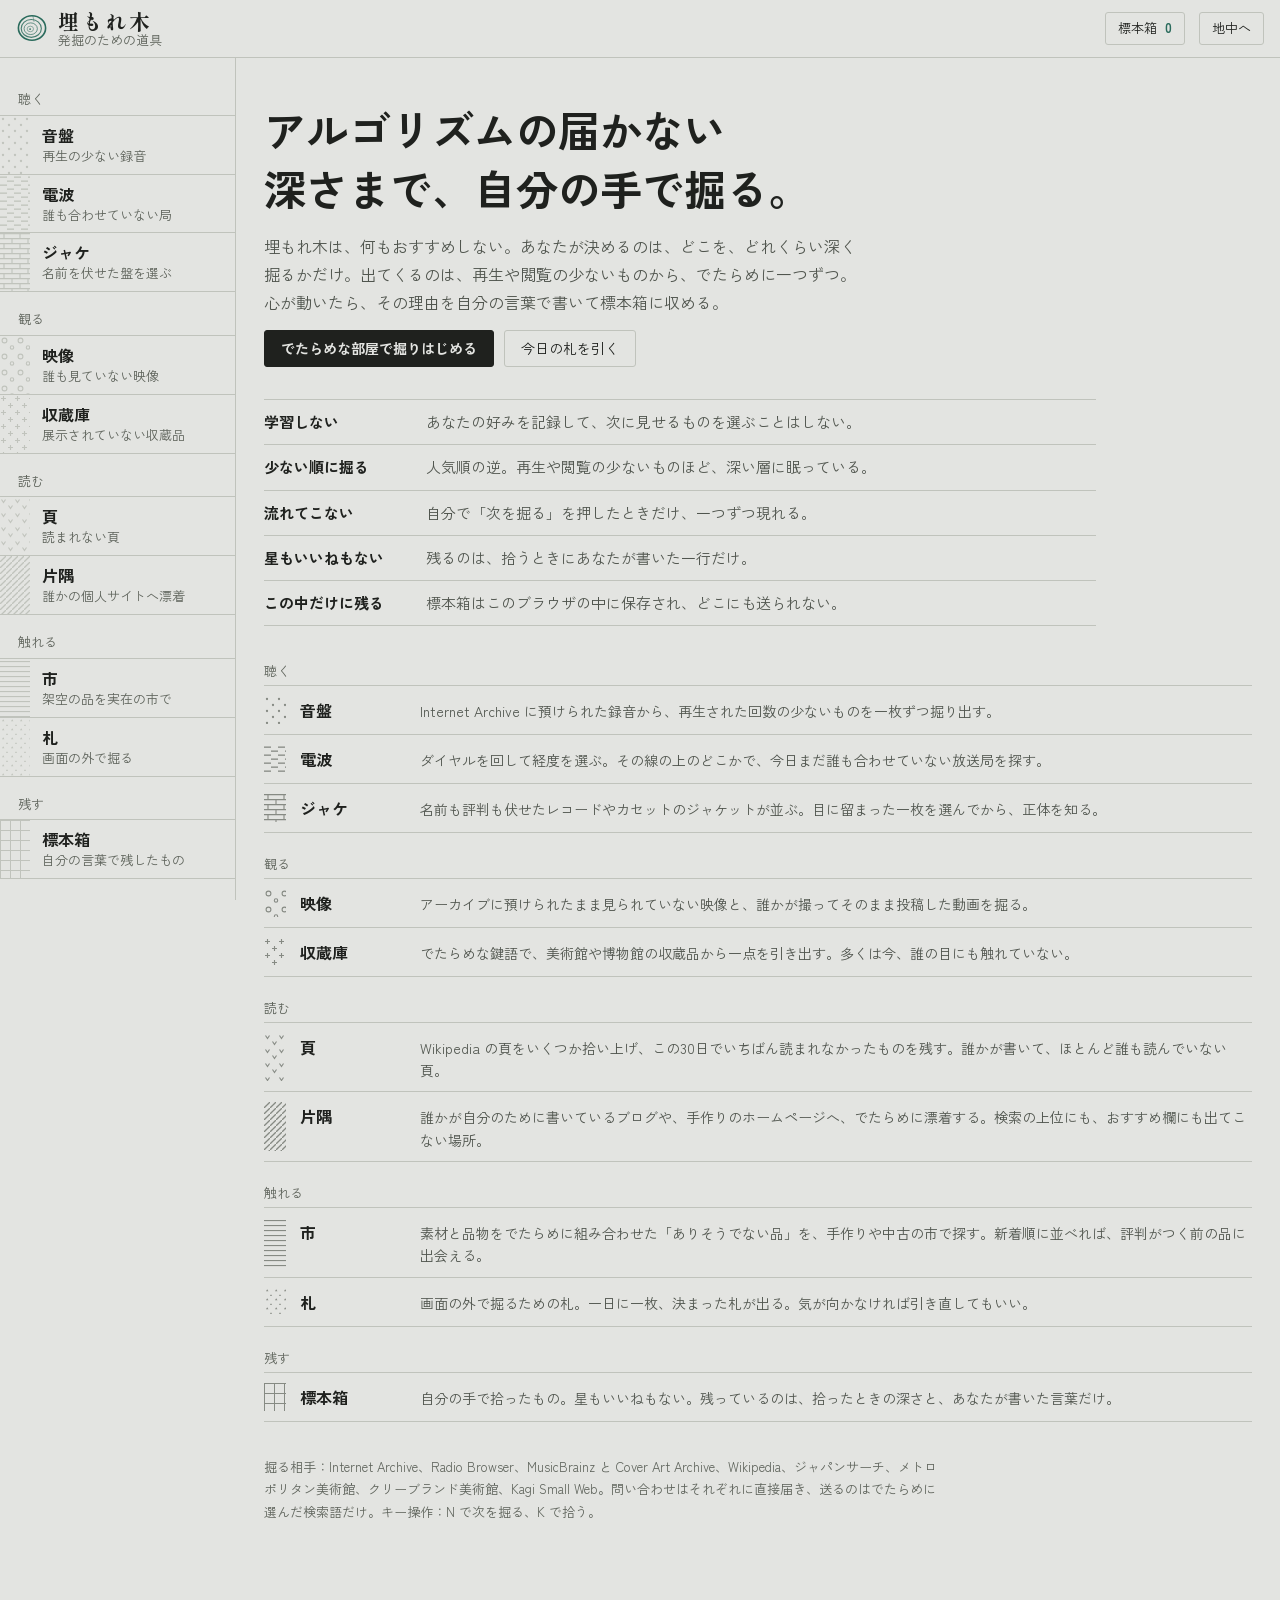
<file: index.html>
<!doctype html>
<html lang="ja">
<head>
<meta charset="utf-8">
<meta name="viewport" content="width=device-width, initial-scale=1, viewport-fit=cover">
<title>埋もれ木</title>
<meta name="description" content="アルゴリズムに頼らず、埋もれた録音・放送・頁・収蔵品を自分の手で掘り出すための道具箱。">
<link rel="icon" href="data:image/svg+xml,%3Csvg xmlns='http://www.w3.org/2000/svg' viewBox='0 0 40 40'%3E%3Crect width='40' height='40' rx='8' fill='%2315120f'/%3E%3Cg fill='none' stroke='%2380bdab'%3E%3Cellipse cx='20' cy='20' rx='15' ry='13.5' stroke-width='2.4'/%3E%3Cellipse cx='19' cy='20.6' rx='10' ry='8.8' stroke-width='1.8'/%3E%3Cellipse cx='18.2' cy='21' rx='5.2' ry='4.6' stroke-width='1.6'/%3E%3C/g%3E%3C/svg%3E">
<link rel="preconnect" href="https://fonts.googleapis.com">
<link rel="preconnect" href="https://fonts.gstatic.com" crossorigin>
<link rel="stylesheet" href="https://fonts.googleapis.com/css2?family=Klee+One:wght@400;600&family=Shippori+Mincho+B1:wght@500;700;800&family=Zen+Kaku+Gothic+New:wght@400;500;700&display=swap">
<style>
/* 埋もれ木
   Layout: 左に地層柱（部屋＝地層、模様は地質図の凡例）、右に発掘面。見つけたものは標本ラベルの体裁で一つずつ置く。
   Color: 地表と地中の二相。地は中性のグレーに寄せ、差し色は出土品の緑青。黄土は「深さ」を示す数字と目盛りだけに使う。
   Type: 画面の見出しや部品はゴシック。明朝は「見つけたものの名前」（作品名・頁名・品名・札の題）だけ。等幅は使わない。 */
:root {
  --bg: #e3e4e1;
  --panel: #f3f3f1;
  --panel-2: #d7d9d4;
  --line: #c0c3bc;
  --ink: #1f211e;
  --ink-2: #50554e;
  --ink-3: #5f645c; /* 小さな注記の色。地の上で 4.5:1 を下回らない */
  --accent: #2a6b5c;
  --accent-ink: #f3f1ea;
  --ochre: #8f5219;
  --lamp: #eef1ec;
  --danger: #9a2e21;
  --needle: #b23a1f;
  --shadow: 30 34 30;

  --f-display: "Shippori Mincho B1", "Hiragino Mincho ProN", "Yu Mincho", "YuMincho", serif;
  --f-body: "Zen Kaku Gothic New", "Hiragino Kaku Gothic ProN", "Yu Gothic UI", "Meiryo", system-ui, sans-serif;
  --f-hand: "Klee One", "Zen Kaku Gothic New", "Yu Gothic UI", sans-serif;

  --r: 3px;
  --top: 58px;
  color-scheme: light;

  /* 手応えの速さ：触れたら 150ms で応え、離れたら 120ms で戻り、押すと 90ms で沈む。行き過ぎない曲線を一つだけ */
  --m-in: 150ms;
  --m-out: 120ms;
  --m-press: 90ms;
  --ease: cubic-bezier(.2, .8, .2, 1);
  --ease-settle: cubic-bezier(.22, 1, .36, 1);

  /* 地質図の凡例（mask で使う） */
  --lith-sand: url("data:image/svg+xml,%3Csvg xmlns='http://www.w3.org/2000/svg' width='12' height='12'%3E%3Ccircle cx='3' cy='3' r='1.15'/%3E%3Ccircle cx='9' cy='9' r='1.15'/%3E%3C/svg%3E");
  --lith-shale: url("data:image/svg+xml,%3Csvg xmlns='http://www.w3.org/2000/svg' width='14' height='8'%3E%3Crect x='0' y='1.5' width='7' height='1.3'/%3E%3Crect x='7' y='5.5' width='7' height='1.3'/%3E%3C/svg%3E");
  --lith-lime: url("data:image/svg+xml,%3Csvg xmlns='http://www.w3.org/2000/svg' width='16' height='10'%3E%3Cpath d='M0 .6H16M0 5.6H16M4 .6V5.6M12 5.6V10' stroke='black' stroke-width='1.1' fill='none'/%3E%3C/svg%3E");
  --lith-cong: url("data:image/svg+xml,%3Csvg xmlns='http://www.w3.org/2000/svg' width='16' height='16'%3E%3Ccircle cx='4.5' cy='4.5' r='2.4' fill='none' stroke='black' stroke-width='1.1'/%3E%3Ccircle cx='12' cy='11.5' r='1.7' fill='none' stroke='black' stroke-width='1.1'/%3E%3C/svg%3E");
  --lith-tuff: url("data:image/svg+xml,%3Csvg xmlns='http://www.w3.org/2000/svg' width='14' height='14'%3E%3Cpath d='M1.5 2.5l2 3 2-3M8.5 8.5l2 3 2-3' stroke='black' stroke-width='1.1' fill='none'/%3E%3C/svg%3E");
  --lith-granite: url("data:image/svg+xml,%3Csvg xmlns='http://www.w3.org/2000/svg' width='14' height='14'%3E%3Cpath d='M3.5 1v5M1 3.5h5M10.5 8v5M8 10.5h5' stroke='black' stroke-width='1.1'/%3E%3C/svg%3E");
  --lith-clay: url("data:image/svg+xml,%3Csvg xmlns='http://www.w3.org/2000/svg' width='10' height='5'%3E%3Crect y='2' width='10' height='1.1'/%3E%3C/svg%3E");
  --lith-coal: url("data:image/svg+xml,%3Csvg xmlns='http://www.w3.org/2000/svg' width='6' height='6'%3E%3Cpath d='M-1 7L7 -1' stroke='black' stroke-width='1.3'/%3E%3C/svg%3E");
  --lith-ash: url("data:image/svg+xml,%3Csvg xmlns='http://www.w3.org/2000/svg' width='9' height='9'%3E%3Cpath d='M2 3.2l1.2-2 1.2 2z M6 8l1-1.7 1 1.7z'/%3E%3C/svg%3E");
  --lith-grid: url("data:image/svg+xml,%3Csvg xmlns='http://www.w3.org/2000/svg' width='10' height='10'%3E%3Cpath d='M0 .5H10M.5 0V10' stroke='black' stroke-width='1' fill='none'/%3E%3C/svg%3E");
}
@media (prefers-color-scheme: dark) {
  :root:not([data-theme="light"]) {
    --bg: #1b1a17; --panel: #24221e; --panel-2: #2e2b26; --line: #403b34; --ink: #ebe6dc; --ink-2: #b8b0a2;
    --ink-3: #9a9285; --accent: #80bdab; --accent-ink: #12100d; --ochre: #d9a163; --lamp: #2c2924;
    --danger: #e5836b; --needle: #ef7b55; --shadow: 0 0 0; color-scheme: dark;
  }
}
:root[data-theme="dark"] {
  --bg: #1b1a17; --panel: #24221e; --panel-2: #2e2b26; --line: #403b34; --ink: #ebe6dc; --ink-2: #b8b0a2;
  --ink-3: #9a9285; --accent: #80bdab; --accent-ink: #12100d; --ochre: #d9a163; --lamp: #2c2924;
  --danger: #e5836b; --needle: #ef7b55; --shadow: 0 0 0; color-scheme: dark;
}

[data-lith="sand"] { --pat: var(--lith-sand); }
[data-lith="shale"] { --pat: var(--lith-shale); }
[data-lith="lime"] { --pat: var(--lith-lime); }
[data-lith="cong"] { --pat: var(--lith-cong); }
[data-lith="tuff"] { --pat: var(--lith-tuff); }
[data-lith="granite"] { --pat: var(--lith-granite); }
[data-lith="clay"] { --pat: var(--lith-clay); }
[data-lith="coal"] { --pat: var(--lith-coal); }
[data-lith="ash"] { --pat: var(--lith-ash); }
[data-lith="grid"] { --pat: var(--lith-grid); }

* { box-sizing: border-box; }
html, body { min-height: 100%; }
html { scroll-padding-top: calc(var(--top) + 12px); }
body {
  margin: 0;
  background: var(--bg);
  color: var(--ink);
  font: 16px/1.75 var(--f-body);
  -webkit-font-smoothing: antialiased;
  text-rendering: optimizeLegibility;
}
a { color: var(--accent); text-underline-offset: 3px; }
button, input, select, textarea { font: inherit; color: inherit; }
img { max-width: 100%; }
[hidden] { display: none !important; }
:focus-visible { outline: 2px solid var(--accent); outline-offset: 2px; }
::selection { background: color-mix(in oklab, var(--accent) 35%, transparent); }

/* ---------- 上の帯 ---------- */
.topbar {
  position: sticky; top: 0; z-index: 30;
  display: flex; align-items: center; gap: 14px;
  height: var(--top);
  padding: 0 max(16px, env(safe-area-inset-right, 0px)) 0 max(16px, env(safe-area-inset-left, 0px));
  background: var(--bg);
  border-bottom: 1px solid var(--line);
}
.brand { display: flex; align-items: center; gap: 10px; color: var(--ink); text-decoration: none; min-width: 0; }
.brand-mark { width: 32px; height: 32px; color: var(--accent); flex: none; }
.brand-text { display: grid; line-height: 1.15; min-width: 0; }
.brand-name { font-family: var(--f-display); font-weight: 800; font-size: 21px; letter-spacing: .12em; }
.brand-sub { font-size: 13px; color: var(--ink-3); white-space: nowrap; overflow: hidden; text-overflow: ellipsis; }
.topbar-spacer { flex: 1; }
.box-pill {
  display: inline-flex; align-items: center; gap: 8px; text-decoration: none; color: var(--ink);
  border: 1px solid var(--line); padding: 4px 12px; border-radius: var(--r); font-size: 13px; white-space: nowrap;
}
.box-pill:hover { border-color: var(--ink-3); }
.box-count { color: var(--accent); font-weight: 700; font-variant-numeric: tabular-nums; }
.theme-btn {
  appearance: none; border: 1px solid var(--line); background: transparent; border-radius: var(--r);
  padding: 4px 12px; font-size: 13px; cursor: pointer; white-space: nowrap;
}
.theme-btn:hover { border-color: var(--ink-3); }

/* ---------- 骨組み ---------- */
.shell { display: grid; grid-template-columns: 236px minmax(0, 1fr); }
.stage-wrap {
  padding-block: 30px 80px;
  padding-left: max(28px, env(safe-area-inset-left, 0px));
  padding-right: max(28px, env(safe-area-inset-right, 0px));
  min-width: 0; max-width: 1140px; outline: none;
}

/* ---------- 地層柱（目次） ---------- */
.column {
  position: sticky; top: var(--top); align-self: start;
  height: calc(100vh - var(--top)); overflow-y: auto;
  border-right: 1px solid var(--line);
  padding: 14px 0 28px;
}
.strata-group { margin: 0; padding: 0; }
.strata-label {
  font-size: 13px; color: var(--ink-3);
  padding: 16px 18px 4px; margin: 0;
}
.stratum {
  display: grid; grid-template-columns: 30px minmax(0, 1fr); align-items: stretch;
  text-decoration: none; color: var(--ink-2);
  border-top: 1px solid var(--line);
  transition: background .15s;
}
.strata-group .stratum:last-child { border-bottom: 1px solid var(--line); }
.stratum-lith { background: var(--line); -webkit-mask: var(--pat) repeat; mask: var(--pat) repeat; transition: background .15s; }
.stratum-text { display: grid; padding: 7px 14px 8px 12px; min-width: 0; }
.stratum-name { font-weight: 700; font-size: 16px; color: var(--ink); line-height: 1.5; }
.stratum-desc { font-size: 13px; color: var(--ink-3); line-height: 1.45; }
.stratum:hover { background: color-mix(in oklab, var(--panel) 60%, transparent); }
.stratum:hover .stratum-lith { background: var(--ink-3); }
.stratum[aria-current="page"] { background: var(--panel); }
.stratum[aria-current="page"] .stratum-lith { background: var(--accent); }
.stratum-count { font-size: 13px; font-weight: 400; color: var(--accent); }
.column-foot { padding: 18px 18px 0; font-size: 13px; color: var(--ink-3); line-height: 1.6; }

/* ---------- 部屋の見出し ---------- */
.room-head { display: grid; gap: 8px; margin-bottom: 20px; }
.eyebrow {
  display: flex; align-items: center; gap: 10px; margin: 0;
  font-size: 13px; color: var(--ink-2);
}
.lith-chip { width: 34px; height: 12px; background: var(--ink-3); -webkit-mask: var(--pat) repeat; mask: var(--pat) repeat; flex: none; }
.room-title {
  font-weight: 700; font-size: clamp(26px, 3.2vw, 34px);
  line-height: 1.35; margin: 0; text-wrap: balance;
}
.room-lede { color: var(--ink-2); margin: 0; max-width: 42em; }
.room-note { font-size: 13px; color: var(--ink-3); margin: 6px 0 0; max-width: 46em; }

/* ---------- 操作 ---------- */
.controls {
  display: grid; gap: 12px;
  padding: 14px 0 16px; margin-bottom: 22px;
  border-top: 1px solid var(--line); border-bottom: 1px solid var(--line);
}
.control { display: grid; grid-template-columns: 4.6em minmax(0, 1fr); gap: 4px 14px; align-items: start; }
.control-body { min-width: 0; }
.label-cap {
  font-size: 13px; color: var(--ink-2);
  padding-top: 5px; white-space: nowrap;
}
.veins { display: flex; flex-wrap: wrap; gap: 6px; }
.vein {
  appearance: none; border: 1px solid var(--line); background: transparent; color: var(--ink-2);
  padding: 4px 12px; border-radius: var(--r); font-size: 13.5px; cursor: pointer; line-height: 1.6;
}
.vein:hover { border-color: var(--ink-3); color: var(--ink); }
.vein[aria-checked="true"] { background: var(--ink); color: var(--bg); border-color: var(--ink); }
.vein-note { margin: 6px 0 0; font-size: 13px; color: var(--ink-3); }

.depth { display: grid; grid-template-columns: repeat(4, minmax(0, 1fr)); border: 1px solid var(--line); border-radius: var(--r); overflow: hidden; max-width: 560px; }
.depth-stop {
  appearance: none; border: 0; border-left: 1px solid var(--line); cursor: pointer; text-align: left;
  padding: 6px 10px 7px; display: grid; gap: 0; line-height: 1.45;
  background: color-mix(in oklab, var(--ochre) calc(var(--i) * 13%), var(--panel));
  color: var(--ink);
}
.depth-stop:first-child { border-left: 0; }
.depth-stop:hover { filter: brightness(1.04); }
.depth-stop[aria-checked="true"] { box-shadow: inset 0 0 0 2px var(--accent); }
.depth-name { font-weight: 700; font-size: 13.5px; }
.depth-max { font-size: 13px; color: var(--ink-2); font-variant-numeric: tabular-nums; }

.field-row { display: flex; flex-wrap: wrap; gap: 8px; align-items: center; }
.text-input, .select {
  border: 1px solid var(--line); background: var(--panel); border-radius: var(--r);
  padding: 6px 10px; font-size: 14px; min-width: 0;
}
.text-input:focus, .select:focus { border-color: var(--accent); outline: none; box-shadow: 0 0 0 2px color-mix(in oklab, var(--accent) 30%, transparent); }
.thread-chip {
  display: inline-flex; align-items: center; gap: 8px; border: 1px dashed var(--accent); color: var(--accent);
  border-radius: var(--r); padding: 2px 4px 2px 12px; font-size: 13px; max-width: 100%;
}
.thread-chip span { overflow: hidden; text-overflow: ellipsis; white-space: nowrap; }
.thread-chip .link-btn { padding: 0 8px; font-size: 13px; white-space: nowrap; }

/* ---------- ボタン ---------- */
.btn {
  appearance: none; display: inline-flex; align-items: center; gap: 8px;
  border: 1px solid var(--line); background: transparent; color: var(--ink);
  padding: 8px 16px; border-radius: var(--r); cursor: pointer; font-size: 14px; line-height: 1.4;
  text-decoration: none; white-space: nowrap;
}
.btn:hover { border-color: var(--ink-3); background: color-mix(in oklab, var(--bg) 92%, var(--ink)); }
.btn-dig { background: var(--ink); color: var(--bg); border-color: var(--ink); font-weight: 700; }
.btn-dig:hover { background: color-mix(in oklab, var(--ink) 84%, var(--bg)); border-color: color-mix(in oklab, var(--ink) 84%, var(--bg)); }
.btn-primary { background: var(--accent); color: var(--accent-ink); border-color: var(--accent); font-weight: 700; }
.btn-primary:hover { background: color-mix(in oklab, var(--accent) 84%, var(--bg)); }
.btn-keep { border-color: var(--accent); color: var(--accent); font-weight: 700; }
.btn-keep:hover { background: color-mix(in oklab, var(--accent) 10%, transparent); }
.btn-keep.is-kept { border-style: dashed; font-weight: 500; }
.btn-ghost { color: var(--ink-2); }
.btn[disabled] { opacity: .5; cursor: default; }
.btn[disabled]:hover { border-color: var(--line); background: transparent; }
.btn-dig[disabled]:hover { background: var(--ink); border-color: var(--ink); }
.btn-lg { padding: 11px 22px; font-size: 15.5px; }
.kbd { font-size: 12px; border: 1px solid currentColor; border-radius: 3px; padding: 0 4px; line-height: 1.5; opacity: .55; font-weight: 400; }
.link-btn { appearance: none; border: 0; background: none; padding: 0; color: var(--accent); cursor: pointer; text-decoration: underline; text-underline-offset: 3px; font-size: inherit; }
.ext { white-space: nowrap; display: inline-flex; align-items: center; }
/* キーボードで最初に Tab を押したときだけ出る「本文へ」 */
.skip-link { position: absolute; left: 12px; top: 10px; z-index: 60; transform: translateY(-160%); background: var(--ink); color: var(--bg); padding: 8px 14px; border-radius: var(--r); font-size: 14px; text-decoration: none; }
.skip-link:focus-visible { transform: none; }
.sr-only { position: absolute !important; width: 1px; height: 1px; padding: 0; margin: -1px; overflow: hidden; clip: rect(0 0 0 0); white-space: nowrap; border: 0; }
.home-title, .room-title, .find-title, .notice-title, .section-title, .spec-title, .fuda-t, .item-name, .metric-poem, .room-lede, .home-lede, .section-lede { word-break: auto-phrase; }
.chip-link {
  display: inline-flex; align-items: center; border: 1px solid var(--line); border-radius: var(--r);
  padding: 3px 12px; font-size: 13px; color: var(--ink); text-decoration: none; background: transparent;
}
.chip-link:hover { border-color: var(--accent); color: var(--accent); }

/* ---------- 見つけたもの（標本ラベル） ---------- */
.find {
  position: relative;
  display: grid; grid-template-columns: minmax(0, 340px) minmax(0, 1fr); gap: 22px 30px;
  background: var(--panel); border: 1px solid var(--line); border-radius: var(--r);
  padding: 24px;
}
.find.no-media { grid-template-columns: minmax(0, 1fr); }
.find.is-wide { grid-template-columns: minmax(0, 1fr); }
.find.is-wide .find-media { max-width: 880px; }
.find.is-wide .video-frame { aspect-ratio: auto; max-height: 64vh; }
.find-media { min-width: 0; }
.find-media img { display: block; width: 100%; height: auto; border-radius: 2px; background: var(--panel-2); }
.find-media.is-broken { display: grid; place-items: center; min-height: 160px; background: var(--panel-2); border-radius: 2px; }
.img-missing { color: var(--ink-3); font-size: 13px; }
.media-caption { font-size: 13px; color: var(--ink-3); margin: 8px 0 0; }
.find-body { min-width: 0; }
.find-kicker { margin: 0; font-size: 13px; color: var(--ink-2); overflow-wrap: anywhere; }
.find-title {
  font-family: var(--f-display); font-weight: 700; font-size: clamp(22px, 2.7vw, 31px);
  line-height: 1.32; margin: 6px 0 4px; overflow-wrap: anywhere; text-wrap: balance; letter-spacing: .01em;
}
.find-sub { margin: 0; color: var(--ink-2); font-size: 15px; overflow-wrap: anywhere; }
.find-meta { display: grid; grid-template-columns: max-content minmax(0, 1fr); gap: 3px 16px; margin: 16px 0 0; font-size: 13.5px; }
.find-meta dt { color: var(--ink-3); font-size: 13px; padding-top: 1px; white-space: nowrap; }
.find-meta dd { margin: 0; overflow-wrap: anywhere; }
.find-tags { display: flex; flex-wrap: wrap; gap: 5px; margin: 12px 0 0; }
.tag { font-size: 13px; border: 1px solid var(--line); border-radius: 2px; padding: 0 7px; color: var(--ink-2); }
.find-desc { color: var(--ink-2); font-size: 15px; margin: 14px 0 0; max-width: 44em; overflow-wrap: anywhere; }
.find-metric { margin-top: 18px; padding-top: 14px; border-top: 1px dashed var(--line); }
.metric-line { display: flex; align-items: baseline; gap: 4px 12px; flex-wrap: wrap; }
.metric-value { font-size: 30px; font-weight: 700; color: var(--ochre); font-variant-numeric: tabular-nums; line-height: 1.2; }
.metric-value small { font-size: 13px; margin-left: 2px; }
.metric-label { font-size: 13px; color: var(--ink-3); }
.metric-poem { font-size: 15px; color: var(--ink-2); margin: 10px 0 0; }
.gauge { margin-top: 10px; max-width: 440px; }
.gauge-bar {
  position: relative; height: 8px; border-radius: 4px;
  background: linear-gradient(90deg, var(--ochre), color-mix(in oklab, var(--ochre) 35%, var(--line)) 55%, var(--line));
}
.gauge-mark {
  position: absolute; top: 50%; width: 14px; height: 14px; margin-left: -7px; transform: translateY(-50%);
  border-radius: 50%; background: var(--ink); border: 3px solid var(--panel); box-shadow: 0 0 0 1px var(--ink);
}
.gauge-ticks { position: relative; height: 15px; margin-top: 5px; font-size: 13px; color: var(--ink-3); font-variant-numeric: tabular-nums; }
.gauge-ticks span { position: absolute; top: 0; transform: translateX(-50%); white-space: nowrap; }
.gauge-ticks span:first-child { transform: none; }
.gauge-ticks span:last-child { transform: translateX(-100%); }
.gauge-ends { display: flex; justify-content: space-between; gap: 12px; font-size: 13px; color: var(--ink-3); margin-top: 1px; }
.find-links { display: flex; flex-wrap: wrap; gap: 6px; margin-top: 16px; }
.find-actions {
  grid-column: 1 / -1; display: flex; flex-wrap: wrap; gap: 10px; align-items: center;
  border-top: 1px solid var(--line); padding-top: 16px;
}
.stamp {
  position: absolute; top: 18px; right: 18px; z-index: 2;
  transform: rotate(-7deg);
  border: 2px solid var(--accent); color: var(--accent); border-radius: 3px;
  font-family: var(--f-display); font-weight: 800; font-size: 14px; letter-spacing: .14em;
  padding: 3px 10px; background: color-mix(in oklab, var(--panel) 70%, transparent);
  animation: stamp .3s var(--ease-settle);
  pointer-events: none;
}
@keyframes stamp { from { transform: rotate(-7deg) scale(1.35); opacity: 0; } to { transform: rotate(-7deg) scale(1); opacity: 1; } }

/* 糸をたどる */
.threads { position: relative; }
.threads > summary { list-style: none; }
.threads > summary::-webkit-details-marker { display: none; }
.threads > summary::after { content: "▾"; font-size: 11px; color: var(--ink-3); }
.threads-menu {
  position: absolute; z-index: 10; bottom: calc(100% + 6px); left: 0;
  min-width: 260px; max-width: min(380px, 80vw);
  background: var(--panel); border: 1px solid var(--line); border-radius: 4px;
  box-shadow: 0 16px 40px -16px rgb(var(--shadow) / .5); padding: 6px;
  display: grid;
}
.thread-opt {
  appearance: none; border: 0; background: transparent; text-align: left; cursor: pointer;
  display: grid; gap: 0; padding: 7px 10px; border-radius: 3px; line-height: 1.45;
}
.thread-opt:hover { background: var(--panel-2); }
.thread-k { font-size: 13.5px; font-weight: 700; }
.thread-v { font-size: 13px; color: var(--ink-3); overflow: hidden; text-overflow: ellipsis; white-space: nowrap; }

/* 拾う */
.keep-panel {
  grid-column: 1 / -1; display: grid; gap: 8px;
  background: var(--lamp); border: 1px dashed var(--accent); border-radius: var(--r); padding: 14px 16px;
}
.keep-label { font-size: 13px; color: var(--ink-3); }
.keep-panel input[type="text"] {
  font-family: var(--f-hand); font-size: 19px; border: 0; border-bottom: 1px solid var(--ink-3);
  background: transparent; padding: 6px 2px; width: 100%;
}
.keep-panel input[type="text"]:focus { outline: none; border-bottom-color: var(--accent); }
.keep-row { display: flex; gap: 8px; flex-wrap: wrap; }

/* 掘っている最中・知らせ */
.digging {
  display: grid; place-items: center; align-content: center; gap: 14px; min-height: 300px;
  border: 1px dashed var(--line); border-radius: 4px; color: var(--ink-3);
}
.drill { width: 2px; height: 96px; position: relative; overflow: hidden; background: linear-gradient(var(--line), transparent); }
.drill::after {
  content: ""; position: absolute; left: -3px; top: -8px; width: 8px; height: 8px; border-radius: 50%;
  background: var(--ochre); animation: drill 1.15s cubic-bezier(.5, 0, .9, .6) infinite;
}
@keyframes drill { to { transform: translateY(108px); } }
.digging-text { margin: 0; font-size: 13.5px; }
.notice {
  border: 1px dashed var(--line); border-radius: 4px; padding: 26px 24px; display: grid; gap: 8px;
  background: color-mix(in oklab, var(--panel) 55%, transparent);
}
.notice-title { font-weight: 700; font-size: 18px; margin: 0; }
.notice-body { margin: 0; color: var(--ink-2); font-size: 15px; max-width: 42em; }
.notice-actions { display: flex; flex-wrap: wrap; gap: 8px; margin-top: 6px; }
.start-panel {
  border: 1px dashed var(--line); border-radius: 4px; padding: 30px 24px; display: grid; gap: 10px; justify-items: start;
}
.start-panel p { margin: 0; color: var(--ink-2); max-width: 40em; }

/* 足跡 */
.trail { margin-top: 26px; }
.trail-head { margin: 0; display: flex; gap: 12px; align-items: baseline; font-size: 13px; color: var(--ink-2); }
.trail-head span { font-size: 13px; color: var(--ink-3); }
.trail-list { display: flex; flex-wrap: wrap; gap: 6px; margin-top: 8px; }
.trail-item {
  appearance: none; border: 1px solid var(--line); background: transparent; color: var(--ink-2); cursor: pointer;
  font-size: 13px; padding: 2px 10px; border-radius: var(--r); max-width: 20em;
  overflow: hidden; text-overflow: ellipsis; white-space: nowrap;
}
.trail-item:hover { border-color: var(--ink-3); color: var(--ink); }

/* ---------- 再生 ---------- */
.player { display: grid; grid-template-columns: auto minmax(0, 1fr) auto; gap: 8px 12px; align-items: center; margin-top: 14px; }
.play-btn {
  width: 46px; height: 46px; border-radius: 50%; border: 0; cursor: pointer;
  background: var(--ink); color: var(--bg); display: grid; place-items: center; flex: none;
}
.play-btn:hover { background: color-mix(in oklab, var(--ink) 85%, var(--accent)); }
.play-btn svg { width: 18px; height: 18px; }
.seek { width: 100%; accent-color: var(--accent); margin: 0; }
.time { font-size: 13px; color: var(--ink-3); font-variant-numeric: tabular-nums; white-space: nowrap; }
.player-status { grid-column: 1 / -1; font-size: 13px; color: var(--ink-3); margin: 0; min-height: 1.5em; }
.tracks { grid-column: 1 / -1; max-height: 196px; overflow: auto; border-top: 1px solid var(--line); margin-top: 4px; }
.track {
  appearance: none; display: flex; justify-content: space-between; gap: 12px; width: 100%;
  padding: 5px 4px; border: 0; border-bottom: 1px dotted var(--line); background: transparent;
  text-align: left; cursor: pointer; font-size: 13px; color: var(--ink-2);
}
.track:hover { color: var(--ink); }
.track[aria-current="true"] { color: var(--accent); font-weight: 700; }
.track-len { font-size: 13px; font-variant-numeric: tabular-nums; color: var(--ink-3); flex: none; }

.disc {
  position: relative; aspect-ratio: 1; width: 100%; border-radius: 50%; overflow: hidden;
  background: radial-gradient(circle, #2a2520 0 30%, #0d0b09 31% 100%);
  box-shadow: 0 0 0 1px var(--line), 0 18px 30px -18px rgb(var(--shadow) / .7);
}
.disc::before {
  content: ""; position: absolute; inset: 0; border-radius: 50%; z-index: 1; pointer-events: none;
  background: repeating-radial-gradient(circle, rgb(255 255 255 / .05) 0 1px, transparent 1px 3px);
}
.disc img { position: absolute; inset: 0; width: 100%; height: 100%; object-fit: cover; border-radius: 50%; }
.disc::after {
  content: ""; position: absolute; left: 50%; top: 50%; width: 3.2%; height: 3.2%; z-index: 2;
  transform: translate(-50%, -50%); border-radius: 50%; background: var(--bg);
}
.disc.is-spinning { animation: rpm78 .769s linear infinite; }
/* 写真のない盤の無地レーベル（紙の色は実物を写すので、明暗どちらの表示でも同じ） */
.disc-label {
  position: absolute; inset: 29%; z-index: 1; border-radius: 50%;
  background: radial-gradient(circle, #eadfc6 0 64%, #d9c7a2 65% 100%);
  display: flex; flex-direction: column; justify-content: space-between; align-items: center; text-align: center;
  padding: 5.5% 4% 4.5%; color: #3b2b1b; overflow: hidden;
}
/* 題名は穴より上、作り手と回転数は穴より下に置く（本物のレーベルと同じ並び） */
.disc-top, .disc-bottom { display: grid; justify-items: center; gap: 1px; max-width: 100%; }
.disc-title { font-family: var(--f-display); font-weight: 700; font-size: clamp(9px, 1.05vw, 12px); line-height: 1.2; overflow-wrap: break-word; max-width: 100%; display: -webkit-box; -webkit-line-clamp: 2; -webkit-box-orient: vertical; overflow: hidden; }
.disc-sub { font-size: clamp(7px, .75vw, 9px); line-height: 1.2; opacity: .8; max-width: 100%; white-space: nowrap; overflow: hidden; text-overflow: ellipsis; }
.disc-rpm { font-size: 8px; opacity: .6; }
@keyframes rpm78 { to { transform: rotate(360deg); } }
.video-frame { width: 100%; aspect-ratio: 4 / 3; background: #000; border-radius: 2px; display: block; }
.player-wrap .cover-img { display: block; width: 100%; height: auto; border-radius: 2px; background: var(--panel-2); }

/* ---------- 電波 ---------- */
.radio-set {
  background: var(--panel); border: 1px solid var(--line); border-radius: var(--r); padding: 20px;
  display: grid; gap: 16px; margin-bottom: 22px;
}
.radio-top { display: flex; flex-wrap: wrap; gap: 12px; align-items: center; justify-content: space-between; }
.radio-readout { display: grid; gap: 0; min-width: 0; }
.radio-lon { font-size: 22px; font-weight: 700; color: var(--ink); font-variant-numeric: tabular-nums; line-height: 1.3; }
.radio-near { font-size: 13px; color: var(--ink-2); overflow: hidden; text-overflow: ellipsis; white-space: nowrap; }
.radio-buttons { display: flex; flex-wrap: wrap; gap: 8px; align-items: center; }
.power { min-width: 7.5em; justify-content: center; }
.power[aria-pressed="true"] { background: var(--needle); border-color: var(--needle); color: #fff; }
.dial {
  position: relative; height: 104px; border-radius: 4px; overflow: hidden;
  border: 1px solid var(--line); cursor: ew-resize; touch-action: none; user-select: none;
  background:
    linear-gradient(to bottom, var(--lamp) 0%, var(--lamp) 55%, var(--panel-2) 100%);
}
.dial:focus-visible { outline: 2px solid var(--accent); outline-offset: 2px; }
.dial-tick { position: absolute; bottom: 24px; width: 1px; background: var(--ink-3); opacity: .7; }
.dial-tick.is-small { opacity: .35; }
.dial-deg { position: absolute; bottom: 4px; transform: translateX(-50%); font-size: 12px; color: var(--ink-3); white-space: nowrap; }
.dial-deg::before { content: ""; position: absolute; left: 50%; bottom: 16px; width: 1px; height: 6px; background: var(--ink-3); }
.dial-deg.is-first { transform: none; padding-left: 4px; }
.dial-deg.is-first::before { left: 0; }
.dial-deg.is-last { transform: translateX(-100%); padding-right: 4px; }
.dial-deg.is-last::before { left: auto; right: 0; }
.dial-needle {
  position: absolute; top: 0; bottom: 0; width: 2px; margin-left: -1px; background: var(--needle);
  box-shadow: 0 0 10px var(--needle); transition: left .08s linear; pointer-events: none;
}
.dial-glow { position: absolute; inset: 0; pointer-events: none; background: radial-gradient(ellipse at var(--gx, 50%) 40%, color-mix(in oklab, var(--needle) 22%, transparent), transparent 40%); opacity: 0; transition: opacity .6s; }
.radio-set.is-on .dial-glow { opacity: 1; }
.radio-bottom { display: flex; flex-wrap: wrap; gap: 10px 20px; align-items: center; font-size: 13px; color: var(--ink-2); }
.radio-status { font-size: 13px; color: var(--ink-3); }
.radio-status.is-live { color: var(--accent); }
.vol { display: inline-flex; align-items: center; gap: 8px; }
.vol input { width: 120px; accent-color: var(--accent); }
.station-mark { width: 100%; aspect-ratio: 1; border-radius: 4px; background: var(--panel-2); display: grid; place-items: center; overflow: hidden; position: relative; }
.station-mark img { width: 62%; height: 62%; object-fit: contain; }
.station-mark .station-initial { font-family: var(--f-display); font-weight: 800; font-size: 64px; color: var(--ink-3); }
.signal { display: flex; gap: 3px; align-items: flex-end; height: 20px; margin-top: 10px; }
.signal i { width: 4px; height: 20px; background: var(--accent); border-radius: 1px; transform-origin: 50% 100%; animation: sig 1s ease-in-out infinite alternate; }
.signal i:nth-child(2) { animation-delay: .2s; } .signal i:nth-child(3) { animation-delay: .4s; } .signal i:nth-child(4) { animation-delay: .1s; } .signal i:nth-child(5) { animation-delay: .3s; }
@keyframes sig { from { transform: scaleY(.2); } to { transform: scaleY(1); } }
.signal.is-idle i { animation: none; transform: scaleY(.15); background: var(--line); }

/* ---------- ジャケ ---------- */
.crate { display: grid; grid-template-columns: repeat(auto-fill, minmax(150px, 1fr)); gap: 16px; }
.sleeve {
  appearance: none; border: 0; padding: 0; aspect-ratio: 1; cursor: pointer; position: relative; overflow: hidden;
  background: var(--panel-2); border-radius: 2px;
  box-shadow: 0 1px 0 var(--line), 0 10px 18px -12px rgb(var(--shadow) / .6);
  transition: transform var(--m-out) var(--ease), box-shadow var(--m-out) var(--ease), opacity .3s;
}
.sleeve img { width: 100%; height: 100%; object-fit: cover; display: block; }
.sleeve:hover, .sleeve:focus-visible { transform: translateY(-2px); box-shadow: 0 1px 0 var(--line), 0 14px 24px -14px rgb(var(--shadow) / .7); transition-duration: 180ms, 180ms, .3s; }
.sleeve.is-dim { opacity: .28; }
.sleeve.is-chosen { box-shadow: 0 0 0 3px var(--accent); }
.crate-msg { font-size: 13px; color: var(--ink-3); margin: 0 0 12px; }
.reveal { margin-top: 24px; }

/* ---------- 映像の骰子 ---------- */
.dice-box { display: grid; gap: 14px; background: var(--panel); border: 1px solid var(--line); border-radius: var(--r); padding: 24px; }
.dice-name { font-weight: 700; font-size: clamp(24px, 4vw, 40px); letter-spacing: .02em; margin: 0; overflow-wrap: anywhere; color: var(--ink); }
.dice-row { display: flex; flex-wrap: wrap; gap: 8px; }
.dice-note { margin: 0; font-size: 13px; color: var(--ink-2); max-width: 44em; }
.subtabs { display: flex; gap: 0; border-bottom: 1px solid var(--line); margin-bottom: 18px; overflow-x: auto; }
.subtab {
  appearance: none; border: 0; background: transparent; padding: 8px 14px; cursor: pointer; font-size: 14px;
  color: var(--ink-3); border-bottom: 2px solid transparent; margin-bottom: -1px; white-space: nowrap;
}
.subtab[aria-selected="true"] { color: var(--ink); border-bottom-color: var(--ink); font-weight: 700; }

/* ---------- 頁 ---------- */
.spark { display: flex; align-items: flex-end; gap: 2px; height: 34px; margin-top: 12px; }
.spark i { flex: 1; background: var(--ochre); opacity: .75; min-height: 1px; border-radius: 1px 1px 0 0; }
.spark i.is-zero { background: var(--line); opacity: 1; }
.spark-cap { display: flex; justify-content: space-between; font-size: 13px; color: var(--ink-3); margin-top: 3px; }

/* ---------- 片隅 ---------- */
/* 一覧の行（片隅の漂着口・市の市場）。枠のカードを並べず、名前と説明を一行にする */
.portal-list, .market-grid { display: grid; margin-top: 10px; border-top: 1px solid var(--line); }
.portal, .market-link {
  display: grid; grid-template-columns: minmax(9em, 15em) minmax(0, 1fr); gap: 2px 18px; align-items: baseline;
  padding: 11px 4px; border-bottom: 1px solid var(--line); text-decoration: none; color: var(--ink);
}
.portal-name, .market-link > span { font-weight: 700; color: var(--accent); justify-self: start; background: linear-gradient(currentColor, currentColor) no-repeat right 0 bottom 0 / 0% 1px; transition: background-size var(--m-out) var(--ease), color var(--m-out) var(--ease); }
:is(.portal:hover, .portal:focus-visible) .portal-name, :is(.market-link:hover, .market-link:focus-visible) > span { background-size: 100% 1px; background-position: left 0 bottom 0; transition-duration: var(--m-in); }
.portal-desc, .market-link small { font-size: 14px; color: var(--ink-2); }
.section-title { font-weight: 700; font-size: 19px; margin: 34px 0 6px; }
.section-lede { margin: 0 0 4px; font-size: 14px; color: var(--ink-2); max-width: 44em; }

/* ---------- 市 ---------- */
.item-name {
  display: flex; flex-wrap: wrap; align-items: baseline; gap: 4px;
  font-family: var(--f-display); font-weight: 800; font-size: clamp(28px, 5vw, 50px); line-height: 1.3; margin: 0;
}
.word {
  appearance: none; border: 0; background: transparent; padding: 0 2px; cursor: pointer; font: inherit; color: inherit;
  border-bottom: 2px dotted var(--line);
}
.word:hover { border-bottom-color: var(--ink-3); }
.word[aria-pressed="true"] { border-bottom: 2px solid var(--accent); color: var(--accent); }
.word-no { color: var(--ink-3); font-weight: 500; }

/* ---------- 札 ---------- */
.card-stage { display: grid; grid-template-columns: minmax(0, 380px) minmax(0, 1fr); gap: 28px; align-items: start; }
.fuda {
  position: relative; aspect-ratio: 5 / 7; border-radius: 6px; padding: 26px 24px;
  background: var(--lamp); border: 1px solid var(--line);
  box-shadow: 0 2px 0 var(--line);
  display: grid; grid-template-rows: auto 1fr auto; gap: 14px;
}
.fuda::before {
  content: ""; position: absolute; inset: 10px; border: 1px solid var(--line); border-radius: 4px; pointer-events: none;
}
.fuda-k { font-size: 13px; color: var(--ink-3); margin: 0; }
.fuda-t { font-family: var(--f-display); font-weight: 800; font-size: clamp(26px, 3.4vw, 36px); line-height: 1.35; margin: 0; writing-mode: vertical-rl; justify-self: end; max-height: 100%; letter-spacing: .12em; }
.fuda-b { font-size: 15px; line-height: 1.85; margin: 0; }
.fuda-date { font-size: 13px; color: var(--ink-3); margin: 0; }
.walk { display: grid; gap: 12px; }
.walk-steps { list-style: none; margin: 0; padding: 0; display: grid; gap: 0; counter-reset: step; }
.walk-steps li {
  counter-increment: step; display: grid; grid-template-columns: 2.4em minmax(0, 1fr); gap: 10px;
  padding: 10px 0; border-top: 1px solid var(--line); color: var(--ink-3); transition: color .2s;
}
.walk-steps li::before { content: counter(step); font-weight: 700; font-size: 13px; color: var(--ink-3); padding-top: 3px; }
.walk-steps li.is-now { color: var(--ink); }
.walk-steps li.is-now::before { color: var(--accent); }
.walk-steps li.is-done { color: var(--ink-2); text-decoration: line-through; text-decoration-color: var(--line); }

/* ---------- 標本箱 ---------- */
.box-stats { display: flex; flex-wrap: wrap; gap: 8px 26px; margin: 0 0 18px; font-size: 13.5px; color: var(--ink-2); }
.box-stats b { font-weight: 700; font-variant-numeric: tabular-nums; color: var(--ink); font-size: 18px; margin-right: 4px; }
.box-tools { display: flex; flex-wrap: wrap; gap: 8px; align-items: center; margin-bottom: 18px; }
.box-grid { display: grid; grid-template-columns: repeat(auto-fill, minmax(230px, 1fr)); gap: 14px; }
.spec {
  position: relative; display: grid; grid-template-rows: auto 1fr; background: var(--panel);
  border: 1px solid var(--line); border-radius: 3px; overflow: hidden; min-width: 0;
}
.spec-img { aspect-ratio: 4 / 3; background: var(--panel-2); overflow: hidden; position: relative; }
.spec-img img { width: 100%; height: 100%; object-fit: cover; display: block; }
.spec-img .lith-fill { position: absolute; inset: 0; background: var(--line); -webkit-mask: var(--pat) repeat; mask: var(--pat) repeat; }
.spec-body { padding: 12px 14px 14px; display: grid; gap: 4px; align-content: start; min-width: 0; }
.spec-no { font-size: 13px; color: var(--ink-3); display: flex; justify-content: space-between; gap: 8px; }
.spec-title { font-family: var(--f-display); font-weight: 700; font-size: 16px; line-height: 1.4; margin: 0; overflow-wrap: anywhere; }
.spec-sub { font-size: 13px; color: var(--ink-2); margin: 0; overflow-wrap: anywhere; }
.spec-note { font-family: var(--f-hand); font-size: 16.5px; line-height: 1.6; color: var(--ink); margin: 6px 0 0; padding-top: 6px; border-top: 1px dashed var(--line); overflow-wrap: anywhere; }
.spec-note.is-empty { color: var(--ink-3); font-size: 13px; font-family: var(--f-body); }
.spec-metric { font-size: 13px; color: var(--ochre); margin: 0; }
.spec-actions { display: flex; flex-wrap: wrap; gap: 4px 12px; margin-top: 8px; font-size: 13px; }
.spec-actions a, .spec-actions button { font-size: 13px; }
.spec-edit { display: grid; gap: 6px; margin-top: 6px; }
.spec-edit textarea { font-family: var(--f-hand); font-size: 16px; border: 1px solid var(--line); background: var(--lamp); border-radius: 3px; padding: 6px 8px; resize: vertical; min-height: 64px; }
.words { display: flex; flex-wrap: wrap; gap: 6px 8px; margin: 8px 0 0; padding: 0; list-style: none; }
.words li { font-family: var(--f-hand); border-bottom: 1px solid var(--line); padding: 0 2px; }
.words li small { color: var(--ink-3); font-size: 13px; margin-left: 4px; }
.box-aside { margin-top: 34px; padding-top: 18px; border-top: 1px solid var(--line); display: grid; grid-template-columns: repeat(auto-fit, minmax(260px, 1fr)); gap: 24px; }
.box-aside h3 { font-weight: 700; font-size: 16px; margin: 0; }
.box-aside p { font-size: 14px; color: var(--ink-2); margin: 4px 0 0; }
.empty-box { grid-column: 1 / -1; border: 1px dashed var(--line); border-radius: var(--r); padding: 34px 24px; display: grid; gap: 8px; justify-items: start; }
.empty-box p { margin: 0; color: var(--ink-2); }

/* ---------- はじめに ---------- */
.home-hero { padding: 12px 0 26px; display: grid; gap: 14px; }
.home-title { font-weight: 700; font-size: clamp(28px, 4.2vw, 42px); line-height: 1.4; margin: 0; text-wrap: balance; max-width: 17em; }
.home-lede { margin: 0; max-width: 38em; color: var(--ink-2); font-size: 16px; }
.home-actions { display: flex; flex-wrap: wrap; gap: 10px; }
.promises { display: grid; margin: 6px 0 0; max-width: 52em; border-top: 1px solid var(--line); }
.promise { display: grid; grid-template-columns: 9em minmax(0, 1fr); gap: 2px 18px; align-items: baseline; padding: 9px 0; border-bottom: 1px solid var(--line); }
.promise b { font-size: 15px; font-weight: 700; }
.promise span { font-size: 15px; color: var(--ink-2); }
.home-strata { display: grid; gap: 20px; margin-top: 34px; }
.home-group-label { font-size: 13px; color: var(--ink-3); margin: 0 0 2px; }
.home-rooms { display: grid; border-top: 1px solid var(--line); }
.home-room { display: grid; grid-template-columns: 22px minmax(0, 1fr); gap: 14px; text-decoration: none; color: var(--ink); border-bottom: 1px solid var(--line); }
.home-room .stratum-lith { background: var(--ink-3); opacity: .7; margin: 10px 0; }
.home-room:hover .stratum-lith { background: var(--accent); opacity: 1; }
.home-room-text { display: grid; grid-template-columns: 6.5em minmax(0, 1fr); gap: 2px 16px; align-items: baseline; padding: 10px 0; }
.home-room-name { font-weight: 700; font-size: 16px; justify-self: start; background: linear-gradient(currentColor, currentColor) no-repeat right 0 bottom 0 / 0% 1px; transition: background-size var(--m-out) var(--ease), color var(--m-out) var(--ease); }
:is(.home-room:hover, .home-room:focus-visible) .home-room-name { color: var(--accent); background-size: 100% 1px; background-position: left 0 bottom 0; transition-duration: var(--m-in); }
.home-room-desc { font-size: 14px; color: var(--ink-2); line-height: 1.6; }
.home-foot { margin-top: 34px; font-size: 13px; color: var(--ink-3); max-width: 52em; }
.home-foot a { color: inherit; }

/* ---------- 再生中の帯（画面の下に固定） ---------- */
.np {
  position: fixed; z-index: 45; left: 0; right: 0; bottom: 0;
  background: var(--panel); border-top: 1px solid var(--line);
  padding: 0 max(16px, env(safe-area-inset-right, 0px)) env(safe-area-inset-bottom, 0px) max(16px, env(safe-area-inset-left, 0px));
  box-shadow: 0 -12px 24px -20px rgb(var(--shadow) / .6);
}
.np-progress { position: absolute; left: 0; top: -1px; height: 2px; width: 100%; background: var(--accent); transform: scaleX(0); transform-origin: 0 50%; transition: transform .25s linear; }
.np.is-live .np-progress { display: none; }
.np-inner { display: flex; align-items: center; gap: 12px; min-height: 62px; }
.np-toggle {
  width: 40px; height: 40px; flex: none; border: 0; border-radius: 50%; cursor: pointer;
  background: var(--ink); color: var(--bg); display: grid; place-items: center;
}
.np-toggle:hover { background: color-mix(in oklab, var(--ink) 85%, var(--accent)); }
.np-toggle svg { width: 16px; height: 16px; }
.np-text {
  appearance: none; border: 0; background: transparent; color: var(--ink); cursor: pointer;
  flex: 1; min-width: 0; display: grid; gap: 1px; padding: 6px 0; text-align: left;
}
.np-line1 { display: flex; align-items: center; gap: 8px; min-width: 0; }
.np-lith { width: 22px; height: 10px; }
.np-room { flex: none; font-size: 13px; color: var(--ink-3); }
.np-title { min-width: 0; font-weight: 700; font-size: 14.5px; overflow: hidden; text-overflow: ellipsis; white-space: nowrap; }
.np-sub { font-size: 13px; color: var(--ink-2); overflow: hidden; text-overflow: ellipsis; white-space: nowrap; }
.np-title { background: linear-gradient(currentColor, currentColor) no-repeat right 0 bottom 0 / 0% 1px; transition: background-size var(--m-out) var(--ease), color var(--m-out) var(--ease); }
:is(.np-text:hover, .np-text:focus-visible) .np-title { background-size: 100% 1px; background-position: left 0 bottom 0; transition-duration: var(--m-in); }
.np-stop {
  flex: none; appearance: none; border: 1px solid var(--line); background: transparent; color: var(--ink-2);
  border-radius: var(--r); padding: 5px 12px; font-size: 13px; cursor: pointer;
}
.np-stop:hover { border-color: var(--ink-3); color: var(--ink); }
/* 帯が出ているあいだは、ページの最後や知らせが帯に隠れないようにする */
body.has-np .stage-wrap { padding-bottom: 150px; }
body.has-np .column { padding-bottom: 90px; }
body.has-np .toasts { bottom: calc(76px + env(safe-area-inset-bottom, 0px)); }

/* ---------- 知らせ ---------- */
.toasts { position: fixed; z-index: 50; left: 50%; bottom: max(18px, env(safe-area-inset-bottom, 0px)); transform: translateX(-50%); display: grid; gap: 8px; width: min(92vw, 460px); pointer-events: none; }
.toast {
  background: var(--ink); color: var(--bg); padding: 10px 16px; border-radius: 4px; font-size: 13.5px;
  box-shadow: 0 12px 30px -12px rgb(var(--shadow) / .6); animation: toast-in .25s ease-out; transition: opacity .5s, transform .5s;
}
.toast.is-warn { background: var(--danger); color: #fff; }
.toast.is-out { opacity: 0; transform: translateY(8px); }
@keyframes toast-in { from { opacity: 0; transform: translateY(8px); } }

/* ---------- 細い画面 ---------- */
@media (max-width: 900px) {
  .shell { grid-template-columns: minmax(0, 1fr); }
  .column {
    position: sticky; top: var(--top); z-index: 20; height: auto; overflow-x: auto; overflow-y: hidden;
    display: flex; gap: 0; padding: 0; border-right: 0; border-bottom: 1px solid var(--line);
    background: var(--bg); scrollbar-width: none;
  }
  .column::-webkit-scrollbar { display: none; }
  .strata-group { display: flex; flex: none; }
  .strata-label, .column-foot, .stratum-desc { display: none; }
  .stratum { grid-template-columns: 8px auto; border-top: 0; border-left: 1px solid var(--line); flex: none; }
  .strata-group .stratum:last-child { border-bottom: 0; }
  .stratum-text { padding: 9px 14px 9px 10px; }
  .stratum-name { font-size: 15px; white-space: nowrap; }
  .stage-wrap { padding-left: max(16px, env(safe-area-inset-left, 0px)); padding-right: max(16px, env(safe-area-inset-right, 0px)); padding-block: 22px 72px; }
  .card-stage { grid-template-columns: minmax(0, 1fr); }
  .fuda { max-width: 380px; }
}
@media (max-width: 720px) {
  .find { grid-template-columns: minmax(0, 1fr); padding: 16px; gap: 16px; }
  .find-media { max-width: 420px; }
  .control { grid-template-columns: minmax(0, 1fr); }
  .label-cap { padding-top: 0; }
  .brand-sub { display: none; }
  .stamp { top: 10px; right: 10px; font-size: 12px; }
  .box-tools .text-input { flex: 1 1 100%; }
  .depth-stop { padding: 6px 7px 7px; }
  .depth-max { line-height: 1.35; }
  .crate { grid-template-columns: repeat(2, minmax(0, 1fr)); gap: 10px; }
  .portal, .market-link, .promise, .home-room-text { grid-template-columns: minmax(0, 1fr); }
}
/* 深度は 13px の字が一行に収まる幅を保つ。四つ並べると狭すぎる画面では、2×2 に組む（浅→深は左上から右下へ） */
@media (max-width: 520px) {
  .depth { grid-template-columns: repeat(2, minmax(0, 1fr)); }
  .depth-stop { padding: 8px 12px 9px; }
  .depth-stop:nth-child(odd) { border-left: 0; }
  .depth-stop:nth-child(n+3) { border-top: 1px solid var(--line); }
}
@media (max-width: 420px) {
  .theme-btn { padding: 4px 9px; }
  .box-pill { padding: 4px 10px; }
}

/* ---------- 指で押す画面 ---------- */
/* 指で触る画面では、押せるものを 44px より低くしない。並んだもの同士も 8px あける */
@media (pointer: coarse) {
  .btn, .vein, .chip-link, .trail-item, .np-stop, .theme-btn, .box-pill, .subtab, .thread-opt, .track, .thread-chip .link-btn { min-height: 44px; }
  .thread-opt { align-content: center; }
  .track { align-items: center; }
  .np-toggle { width: 44px; height: 44px; }
  .brand { min-height: 44px; }
  .stratum-text { min-height: 44px; align-content: center; }
  .veins, .trail-list, .find-links, .dice-row, .keep-row, .notice-actions, .box-tools, .radio-buttons, .spec-actions { gap: 8px; }
}

/* ---------- 手応え ---------- */
/* 押せるものは、触れると色が一段動き、押すと 1px 沈む。動かすのは色と transform だけ。
   ボタンだけはマウスを乗せると 1px 浮く（指の画面では浮かない） */
.btn, .vein, .chip-link, .trail-item, .np-stop, .theme-btn, .box-pill, .play-btn, .np-toggle, .power {
  transition: background-color var(--m-out) var(--ease), color var(--m-out) var(--ease), border-color var(--m-out) var(--ease), transform var(--m-press) var(--ease);
}
:is(.btn, .vein, .chip-link, .trail-item, .np-stop, .theme-btn, .box-pill, .play-btn, .np-toggle, .power):hover { transition-duration: var(--m-in), var(--m-in), var(--m-in), var(--m-press); }
@media (hover: hover) and (pointer: fine) {
  .btn:not([disabled]):hover { transform: translateY(-1px); }
}
:is(.btn, .vein, .chip-link, .trail-item, .np-stop, .theme-btn, .box-pill):not([disabled]):active { transform: translateY(1px) scale(.985); }
:is(.play-btn, .np-toggle):active { transform: scale(.94); }

@media (prefers-reduced-motion: reduce) {
  :is(.btn, .vein, .chip-link, .trail-item, .np-stop, .theme-btn, .box-pill, .play-btn, .np-toggle, .sleeve):is(:hover, :active, :focus-visible) { transform: none !important; }
  *, *::before, *::after { animation-duration: .001ms !important; animation-iteration-count: 1 !important; transition: none !important; }
  .disc.is-spinning { animation: none; }
}

</style>
<script>
  (function () {
    var t = null;
    try { t = JSON.parse(localStorage.getItem("umoregi.theme") || "null"); } catch (e) {}
    var m = /[?&]theme=(light|dark)/.exec(location.search);
    if (m) t = m[1];
    if (t === "light" || t === "dark") document.documentElement.setAttribute("data-theme", t);
    /* 見比べ用：?seed=数字 をつけると、でたらめの順番が毎回同じになる */
    var s = /[?&]seed=(\d+)/.exec(location.search);
    if (s) {
      var x = Number(s[1]) >>> 0;
      Math.random = function () {
        x += 0x6d2b79f5;
        var r = Math.imul(x ^ (x >>> 15), 1 | x);
        r ^= r + Math.imul(r ^ (r >>> 7), 61 | r);
        return ((r ^ (r >>> 14)) >>> 0) / 4294967296;
      };
    }
  })();
</script>
</head>
<body>
<header class="topbar">
  <a class="skip-link" href="#main" id="skip-link">本文へ</a>
  <a class="brand" href="#home">
    <svg class="brand-mark" viewBox="0 0 40 40" aria-hidden="true">
      <g fill="none" stroke="currentColor">
        <ellipse cx="20" cy="20" rx="17" ry="15.4" stroke-width="2"/>
        <ellipse cx="19.1" cy="20.5" rx="12.6" ry="11.2" stroke-width="1.4" opacity=".85"/>
        <ellipse cx="18.4" cy="20.9" rx="8.3" ry="7.3" stroke-width="1.2" opacity=".7"/>
        <ellipse cx="17.9" cy="21.2" rx="4" ry="3.5" stroke-width="1" opacity=".6"/>
        <path d="M21 4.7 L22.6 12.4" stroke-width="1" opacity=".55"/>
      </g>
      <circle cx="17.6" cy="21.4" r="1.1" fill="currentColor"/>
    </svg>
    <span class="brand-text">
      <span class="brand-name">埋もれ木</span>
      <span class="brand-sub">発掘のための道具</span>
    </span>
  </a>
  <span class="topbar-spacer"></span>
  <a class="box-pill" href="#box" id="box-pill">標本箱 <span class="box-count" id="box-count">0</span></a>
  <button class="theme-btn" id="theme-btn" type="button"></button>
</header>
<div class="shell">
  <nav class="column" id="column" aria-label="発掘場"></nav>
  <main class="stage-wrap" id="main" tabindex="-1"></main>
</div>
<div class="toasts" id="toasts" aria-live="polite"></div>

<script>
/* js/data-geo.js */
/* Country centroids (ISO 3166-1 alpha-2 -> [lat, lon]). Source: Google DSPL canonical countries.csv (Apache-2.0), plus a few additions. */
window.UMO_CENTROIDS = {"AD":[42.5,1.6],"AE":[23.4,53.8],"AF":[33.9,67.7],"AG":[17.1,-61.8],"AI":[18.2,-63.1],"AL":[41.2,20.2],"AM":[40.1,45.0],"AN":[12.2,-69.1],"AO":[-11.2,17.9],"AQ":[-75.3,-0.1],"AR":[-38.4,-63.6],"AS":[-14.3,-170.1],"AT":[47.5,14.6],"AU":[-25.3,133.8],"AW":[12.5,-70.0],"AZ":[40.1,47.6],"BA":[43.9,17.7],"BB":[13.2,-59.5],"BD":[23.7,90.4],"BE":[50.5,4.5],"BF":[12.2,-1.6],"BG":[42.7,25.5],"BH":[25.9,50.6],"BI":[-3.4,29.9],"BJ":[9.3,2.3],"BM":[32.3,-64.8],"BN":[4.5,114.7],"BO":[-16.3,-63.6],"BR":[-14.2,-51.9],"BS":[25.0,-77.4],"BT":[27.5,90.4],"BV":[-54.4,3.4],"BW":[-22.3,24.7],"BY":[53.7,28.0],"BZ":[17.2,-88.5],"CA":[56.1,-106.3],"CC":[-12.2,96.9],"CD":[-4.0,21.8],"CF":[6.6,20.9],"CG":[-0.2,15.8],"CH":[46.8,8.2],"CI":[7.5,-5.5],"CK":[-21.2,-159.8],"CL":[-35.7,-71.5],"CM":[7.4,12.4],"CN":[35.9,104.2],"CO":[4.6,-74.3],"CR":[9.7,-83.8],"CU":[21.5,-77.8],"CV":[16.0,-24.0],"CX":[-10.4,105.7],"CY":[35.1,33.4],"CZ":[49.8,15.5],"DE":[51.2,10.5],"DJ":[11.8,42.6],"DK":[56.3,9.5],"DM":[15.4,-61.4],"DO":[18.7,-70.2],"DZ":[28.0,1.7],"EC":[-1.8,-78.2],"EE":[58.6,25.0],"EG":[26.8,30.8],"EH":[24.2,-12.9],"ER":[15.2,39.8],"ES":[40.5,-3.7],"ET":[9.1,40.5],"FI":[61.9,25.7],"FJ":[-16.6,179.4],"FK":[-51.8,-59.5],"FM":[7.4,150.6],"FO":[61.9,-6.9],"FR":[46.2,2.2],"GA":[-0.8,11.6],"GB":[55.4,-3.4],"GD":[12.3,-61.6],"GE":[42.3,43.4],"GF":[3.9,-53.1],"GG":[49.5,-2.6],"GH":[7.9,-1.0],"GI":[36.1,-5.3],"GL":[71.7,-42.6],"GM":[13.4,-15.3],"GN":[9.9,-9.7],"GP":[17.0,-62.1],"GQ":[1.7,10.3],"GR":[39.1,21.8],"GS":[-54.4,-36.6],"GT":[15.8,-90.2],"GU":[13.4,144.8],"GW":[11.8,-15.2],"GY":[4.9,-58.9],"GZ":[31.4,34.3],"HK":[22.4,114.1],"HM":[-53.1,73.5],"HN":[15.2,-86.2],"HR":[45.1,15.2],"HT":[19.0,-72.3],"HU":[47.2,19.5],"ID":[-0.8,113.9],"IE":[53.4,-8.2],"IL":[31.0,34.9],"IM":[54.2,-4.5],"IN":[20.6,79.0],"IO":[-6.3,71.9],"IQ":[33.2,43.7],"IR":[32.4,53.7],"IS":[65.0,-19.0],"IT":[41.9,12.6],"JE":[49.2,-2.1],"JM":[18.1,-77.3],"JO":[30.6,36.2],"JP":[36.2,138.3],"KE":[-0.0,37.9],"KG":[41.2,74.8],"KH":[12.6,105.0],"KI":[-3.4,-168.7],"KM":[-11.9,43.9],"KN":[17.4,-62.8],"KP":[40.3,127.5],"KR":[35.9,127.8],"KW":[29.3,47.5],"KY":[19.5,-80.6],"KZ":[48.0,66.9],"LA":[19.9,102.5],"LB":[33.9,35.9],"LC":[13.9,-61.0],"LI":[47.2,9.6],"LK":[7.9,80.8],"LR":[6.4,-9.4],"LS":[-29.6,28.2],"LT":[55.2,23.9],"LU":[49.8,6.1],"LV":[56.9,24.6],"LY":[26.3,17.2],"MA":[31.8,-7.1],"MC":[43.8,7.4],"MD":[47.4,28.4],"ME":[42.7,19.4],"MG":[-18.8,46.9],"MH":[7.1,171.2],"MK":[41.6,21.7],"ML":[17.6,-4.0],"MM":[21.9,96.0],"MN":[46.9,103.8],"MO":[22.2,113.5],"MP":[17.3,145.4],"MQ":[14.6,-61.0],"MR":[21.0,-10.9],"MS":[16.7,-62.2],"MT":[35.9,14.4],"MU":[-20.3,57.6],"MV":[3.2,73.2],"MW":[-13.3,34.3],"MX":[23.6,-102.6],"MY":[4.2,102.0],"MZ":[-18.7,35.5],"NA":[-23.0,18.5],"NC":[-20.9,165.6],"NE":[17.6,8.1],"NF":[-29.0,168.0],"NG":[9.1,8.7],"NI":[12.9,-85.2],"NL":[52.1,5.3],"NO":[60.5,8.5],"NP":[28.4,84.1],"NR":[-0.5,166.9],"NU":[-19.1,-169.9],"NZ":[-40.9,174.9],"OM":[21.5,55.9],"PA":[8.5,-80.8],"PE":[-9.2,-75.0],"PF":[-17.7,-149.4],"PG":[-6.3,144.0],"PH":[12.9,121.8],"PK":[30.4,69.3],"PL":[51.9,19.1],"PM":[46.9,-56.3],"PN":[-24.7,-127.4],"PR":[18.2,-66.6],"PS":[32.0,35.2],"PT":[39.4,-8.2],"PW":[7.5,134.6],"PY":[-23.4,-58.4],"QA":[25.4,51.2],"RE":[-21.1,55.5],"RO":[45.9,25.0],"RS":[44.0,21.0],"RU":[61.5,105.3],"RW":[-1.9,29.9],"SA":[23.9,45.1],"SB":[-9.6,160.2],"SC":[-4.7,55.5],"SD":[12.9,30.2],"SE":[60.1,18.6],"SG":[1.4,103.8],"SH":[-24.1,-10.0],"SI":[46.2,15.0],"SJ":[77.6,23.7],"SK":[48.7,19.7],"SL":[8.5,-11.8],"SM":[43.9,12.5],"SN":[14.5,-14.5],"SO":[5.2,46.2],"SR":[3.9,-56.0],"ST":[0.2,6.6],"SV":[13.8,-88.9],"SY":[34.8,39.0],"SZ":[-26.5,31.5],"TC":[21.7,-71.8],"TD":[15.5,18.7],"TF":[-49.3,69.3],"TG":[8.6,0.8],"TH":[15.9,101.0],"TJ":[38.9,71.3],"TK":[-9.0,-171.9],"TL":[-8.9,125.7],"TM":[39.0,59.6],"TN":[33.9,9.5],"TO":[-21.2,-175.2],"TR":[39.0,35.2],"TT":[10.7,-61.2],"TV":[-7.1,177.6],"TW":[23.7,121.0],"TZ":[-6.4,34.9],"UA":[48.4,31.2],"UG":[1.4,32.3],"US":[37.1,-95.7],"UY":[-32.5,-55.8],"UZ":[41.4,64.6],"VA":[41.9,12.5],"VC":[13.0,-61.3],"VE":[6.4,-66.6],"VG":[18.4,-64.6],"VI":[18.3,-64.9],"VN":[14.1,108.3],"VU":[-15.4,167.0],"WF":[-13.8,-177.2],"WS":[-13.8,-172.1],"XK":[42.6,20.9],"YE":[15.6,48.5],"YT":[-12.8,45.2],"ZA":[-30.6,22.9],"ZM":[-13.1,27.8],"ZW":[-19.0,29.2],"SS":[7.9,29.7],"BQ":[12.2,-68.3],"CW":[12.2,-69.0],"SX":[18.0,-63.1],"MF":[18.1,-63.0],"BL":[17.9,-62.8],"UM":[19.3,166.6]};

</script>
<script>
/* js/data.js */
/* 埋もれ木 — 言葉と札のデータ。ここにあるのは「でたらめの種」だけで、誰かの評価や順位は入っていない。 */
window.UMO_DATA = {
  /* 日本の収蔵品を引き出すための鍵語 */
  jpsKeywords: [
    "猫","犬","狐","狸","兎","鶴","鷺","烏","雀","金魚","鯉","蛸","蛍","蝶","蜻蛉",
    "月","雪","雨","霧","雷","虹","星","海","波","舟","港","灯台","橋","峠","滝","湖","島","山","森",
    "桜","梅","菊","朝顔","柳","竹","松","苔",
    "茶碗","急須","徳利","盃","箸","匙","皿","鉢","壺","硯","筆","墨","印","扇","団扇","傘","下駄","簪","櫛","鏡",
    "帯","手拭","風呂敷","煙管","根付","印籠","人形","面","凧","独楽","羽子板","双六","歌留多","玩具","鈴",
    "太鼓","三味線","琴","笛","時計","眼鏡","写真","絵葉書","引札","千代紙","地図","暦","番付","看板","広告",
    "切手","楽譜","蓄音機","汽車","電車","自転車","飛行機","郵便","学校","子供","祭","盆踊","花火","相撲",
    "歌舞伎","能","鬼","天狗","河童","幽霊","化物","龍","鳳凰","地蔵","鳥居","灯籠","提灯","行灯",
    "城","町","市場","商店","菓子","酒","醤油","漁","田植","養蚕","炭","藍","紙","糸","着物","刺繍","染",
    "漆","螺鈿","蒔絵","銅鏡","土偶","埴輪","勾玉","化石","標本","貝","鉱物","夢","旅","宿","温泉",
    "夕焼","夜","影","窓","井戸","雛","達磨","招き猫","福助","こけし","蚊帳","火鉢","行李","箪笥"
  ],
  jpsEras: [
    ["", "でたらめ"], ["ancient", "古代"], ["nara", "奈良"], ["heian", "平安"], ["kamakura", "鎌倉"],
    ["muromachi", "室町"], ["edo", "江戸"], ["meiji", "明治"], ["taisyo", "大正"], ["showa", "昭和"]
  ],

  /* 海外の収蔵庫を引き出すための鍵語（英語）。訳は画面に出す */
  museumKeywords: [
    ["cat","猫"],["moon","月"],["bird","鳥"],["boat","舟"],["spoon","匙"],["letter","手紙"],["mirror","鏡"],
    ["key","鍵"],["shell","貝"],["bowl","鉢"],["cup","杯"],["comb","櫛"],["bead","玉"],["button","釦"],
    ["fan","扇"],["mask","面"],["doll","人形"],["toy","玩具"],["coin","硬貨"],["ring","指輪"],["bottle","瓶"],
    ["lamp","灯り"],["chair","椅子"],["flute","笛"],["drum","太鼓"],["harp","竪琴"],["fish","魚"],["horse","馬"],
    ["rabbit","兎"],["owl","梟"],["snake","蛇"],["flower","花"],["tree","木"],["rain","雨"],["cloud","雲"],
    ["star","星"],["river","川"],["bridge","橋"],["house","家"],["window","窓"],["door","扉"],["garden","庭"],
    ["hat","帽子"],["shoe","靴"],["glove","手袋"],["map","地図"],["book","本"],["ink","墨"],["clock","時計"],
    ["needle","針"],["basket","籠"],["box","箱"],["jar","壺"],["tile","タイル"],["seal","印章"],["scroll","巻物"],
    ["sketch","素描"],["game","遊戯"],["card","札"],["dice","骰子"],["dancer","踊り手"],["child","子ども"],
    ["sleep","眠り"],["night","夜"],["winter","冬"],["snow","雪"],["harvest","収穫"],["kitchen","台所"],
    ["bread","パン"],["tea","茶"],["pipe","パイプ"],["candle","蝋燭"],["angel","天使"],["skull","髑髏"],
    ["insect","虫"],["butterfly","蝶"],["frog","蛙"],["crab","蟹"],["whale","鯨"],["dragon","竜"],["thread","糸"]
  ],

  /* 市：ありそうでない品を組み立てる */
  marketQualifiers: [
    "昭和の","大正の","明治の","北国の","港町の","古い","小さな","手のひらほどの","片方だけの","名前のない",
    "色褪せた","誰かの","旅先の","学校の","喫茶店の","銭湯の","鉄道の","郵便局の","山小屋の","商店街の"
  ],
  marketMaterials: [
    "真鍮","銅","錫","鉄","銀","琺瑯","硝子","陶","磁器","漆","竹","籐","藁","和紙","経木","革","麻","絹",
    "帆布","羊毛","桐","檜","胡桃","黒檀","貝","石","大理石","蝋","鹿角","鋳物","ブリキ","セルロイド",
    "ベークライト","藍染","柿渋","寄木","螺鈿","刺し子","組紐","木綿"
  ],
  marketObjects: [
    "栞","匙","皿","箸置き","文鎮","鈴","ランプ","小箱","缶","瓶","鍵","鏡","櫛","ボタン","ブローチ","指輪",
    "時計","万年筆","ペン皿","インク壺","定規","判子","栓抜き","盆","籠","笊","筆","硯","写真立て","額縁",
    "一輪挿し","湯呑","急須","猪口","弁当箱","鍋敷き","地球儀","標本箱","虫眼鏡","方位磁石","鳥笛","風鈴",
    "独楽","人形","置物","名札","切符入れ","帽子","手袋","鞄","巾着","手ぬぐい","風呂敷","暖簾","踏み台",
    "小引き出し","燭台","香炉","印箱","ペーパーナイフ"
  ],

  /* 映像：ニコニコで「再生数の少ない順」に探すための、ありふれた言葉 */
  everydayWords: [
    "散歩","夕焼け","雨の日","踏切","商店街","猫","料理","練習","日記","録音","自作","工作","星空","電車",
    "夜道","祭り","雪","海","駅","部屋","空","川","公園","実家","帰り道","旅行","ドライブ","釣り","庭","畑",
    "雑談","朗読","弾き語り","ピアノ","縦笛","口笛","鼻歌","発表会","運動会","卒業","花火","台風","引っ越し",
    "誕生日","通学路","夜行バス","フェリー","銭湯","喫茶店","古本屋"
  ],

  /* 頁：主題の鉱脈（日本語版ウィキペディアの分類） */
  wikiTopics: [
    ["趣味","趣味"], ["工芸","工芸"], ["日本の伝統工芸品","伝統工芸品"], ["日本の郷土料理","郷土料理"],
    ["和菓子","和菓子"], ["日本の祭り","祭り"], ["楽器","楽器"], ["遊び","遊び"], ["道具","道具"],
    ["職業","職業"], ["妖怪","妖怪"], ["廃線","廃線"], ["灯台","灯台"], ["日本の滝","滝"]
  ],

  /* 札：画面の外で掘るための指示 */
  cards: [
    { k: "音", t: "知らない周波数", b: "ラジオの周波数をでたらめに合わせ、最初に流れた曲を最後まで聴く。曲名は調べない。" },
    { k: "音", t: "店の中の歌", b: "入った店で流れている曲を、一曲だけ覚えて帰る。" },
    { k: "音", t: "ジャケ買い", b: "中古レコード屋で、ジャケットだけを見て一枚買う。帯も解説も読まない。" },
    { k: "音", t: "百円の箱", b: "中古CD屋のいちばん安い箱から、知らない名前を一枚選ぶ。" },
    { k: "音", t: "一曲を一日", b: "気に入った一曲だけを、今日は何度でも聴く。ほかは流さない。" },
    { k: "音", t: "苦手な棚", b: "いつもは素通りする棚やジャンルから、一枚だけ真剣に聴く。" },
    { k: "音", t: "生の音", b: "路上でも小さな店でもいい。録音されていない演奏を一つ聴きに行く。" },
    { k: "音", t: "環境音", b: "十分間、何も再生しない。そのあいだに聞こえた音を書き出す。" },
    { k: "本", t: "背表紙の色", b: "図書館で、背表紙の色だけを見て一冊選ぶ。" },
    { k: "本", t: "右隣の本", b: "探していた本の、右隣にある本を借りる。" },
    { k: "本", t: "均一棚の七冊目", b: "古本屋の均一棚で、左から七冊目を買う。" },
    { k: "本", t: "奥付", b: "手元の本の奥付を見て、同じ出版社の知らない本を一冊探す。" },
    { k: "本", t: "書き込み", b: "古本の余白に残った、前の持ち主の書き込みを探す。" },
    { k: "本", t: "知らない棚番号", b: "図書館の分類番号をでたらめに一つ決めて、その棚の前に立つ。" },
    { k: "街", t: "降りたことのない駅", b: "いつも通り過ぎる駅で降りて、三十分歩く。" },
    { k: "街", t: "逆に曲がる", b: "いつもの道で、角をいつもと逆に曲がる。" },
    { k: "街", t: "看板の言葉", b: "歩きながら、気になった看板の言葉を三つ集める。" },
    { k: "街", t: "入ったことのない店", b: "前を通るだけだった店に入り、何か一つ買う。" },
    { k: "街", t: "掲示板", b: "町内の掲示板の貼り紙を、一枚最後まで読む。行けそうな催しがあれば行く。" },
    { k: "街", t: "路線図の端", b: "路線図のいちばん端の駅まで行ってみる。" },
    { k: "街", t: "地図を持たない", b: "地図を見ずに、知らない町を一時間歩く。迷ったら人に聞く。" },
    { k: "物", t: "道の駅", b: "道の駅や物産展で、名前を知らない食べ物を一つ買う。" },
    { k: "物", t: "作り手の名前", b: "身の回りの物を一つ選び、誰が、どこで作ったのかを調べる。" },
    { k: "物", t: "用途不明", b: "蚤の市や骨董市で、何に使うのかわからない物を一つ手に入れる。" },
    { k: "物", t: "古道具屋の隅", b: "古道具屋の、いちばん奥の棚から一つ選ぶ。" },
    { k: "物", t: "手で直す", b: "壊れたまま置いてある物を一つ、自分の手で直してみる。" },
    { k: "物", t: "地元の工房", b: "住んでいる町か隣町にある工房や職人を一人探して、作品を見に行く。" },
    { k: "人", t: "あなたの好きなもの", b: "店の人に「おすすめ」ではなく「あなたが好きなもの」を聞く。" },
    { k: "人", t: "友人の本棚", b: "友人の本棚から、自分では選ばない一冊を借りる。" },
    { k: "人", t: "若い頃の歌", b: "自分より三十歳以上年上の人に、若い頃によく聴いた歌を聞く。" },
    { k: "人", t: "手紙", b: "好きなものの作り手に、短い手紙を書く。送るかどうかは後で決める。" },
    { k: "人", t: "交換", b: "誰かと、お互いの「誰にも薦めたことのない一曲」を交換する。" },
    { k: "時", t: "一年前の今日", b: "一年前の今日の新聞を、図書館で読む。" },
    { k: "時", t: "生まれた年", b: "自分が生まれた年に作られた、知らない映画を一本観る。" },
    { k: "時", t: "百年前", b: "ちょうど百年前に出た本か録音を、一つ探して触れてみる。" },
    { k: "時", t: "遅く読む", b: "一冊の本を、一日に一ページずつ読む。" },
    { k: "時", t: "季節の音", b: "今の季節にしか聞こえない音を、一つ録音しておく。" },
    { k: "自分", t: "三行の理由", b: "好きなものを一つ選び、なぜ好きかを三行で書く。誰かの言葉を借りずに。" },
    { k: "自分", t: "おすすめを切る", b: "今日一日、アプリのおすすめ欄と通知を見ずに過ごす。" },
    { k: "自分", t: "子どもの頃", b: "子どもの頃に好きだったものを一つ思い出し、今の自分で確かめに行く。" },
    { k: "自分", t: "嫌いを疑う", b: "嫌いだと思っているものを一つ、理由を確かめるために味わってみる。" },
    { k: "自分", t: "飽きるまで", b: "一つのことを、飽きるところまで続けてみる。飽きた瞬間を書き留める。" },
    { k: "自分", t: "評判を見ない", b: "次に何かを選ぶとき、星の数やレビューを一切見ない。" },
    { k: "自分", t: "自分の言葉", b: "最近心が動いたものを、ジャンル名を使わずに説明してみる。" }
  ],

  /* 漂流：歩くための指示 */
  walk: {
    starts: [
      "家を出たら、風が吹いてくる方へ歩きはじめる。",
      "外に出て最初に目に入った色を覚える。それが今日の目印。",
      "最初の十分は{dir}へ向かって歩く。",
      "最寄り駅とは逆の方へ歩きはじめる。"
    ],
    moves: [
      "次の角を左へ。", "二つ目の角を右へ。", "坂があれば、上る方へ。", "細い道があれば、細い方へ。",
      "人の少ない方へ曲がる。", "音のする方へ向かう。", "猫か鳥を見かけたら、それが進む方へ。",
      "目印の色を見つけたら、そこで曲がる。", "行き止まりまで行ってみる。", "古そうな建物がある方へ。"
    ],
    looks: [
      "立ち止まって、三十秒だけ耳をすます。聞こえた音を一つ数える。",
      "足元を見て歩く。落ちているものを一つ見つける。",
      "見上げる。いちばん古そうな窓を探す。",
      "看板の文字を一つ拾って、覚えておく。",
      "名前を知らない植物を一つ見つける。名前は調べない。",
      "誰かが手入れしている小さな場所（鉢植え、張り紙、手書きの札）を探す。"
    ],
    acts: [
      "入ったことのない店に入る。何も買わなくてもいい。",
      "自動販売機で、飲んだことのないものを一本買う。",
      "掲示板の貼り紙を一枚、最後まで読む。",
      "ベンチか段差を見つけて、五分座る。",
      "来た道を振り返って、景色を一枚だけ写真に撮る。"
    ],
    ends: [
      "ここで引き返す。帰りは別の道で。",
      "見つけたものを一つ、標本箱に書き残す。"
    ],
    dirs: ["北", "北東", "東", "南東", "南", "南西", "西", "北西"]
  }
};

</script>
<script>
/* js/core.js */
/* 埋もれ木 — 共通の道具。部屋（rooms/*.js）はここにある部品を組み合わせて作る。 */
(function () {
  "use strict";
  const U = (window.U = {});

  /* ---------- DOM ---------- */
  U.h = function (tag, attrs, ...kids) {
    const el = document.createElement(tag);
    if (attrs) {
      for (const [k, v] of Object.entries(attrs)) {
        if (v == null || v === false) continue;
        if (k === "class") el.className = v;
        else if (k === "text") el.textContent = v;
        else if (k === "on") for (const [ev, fn] of Object.entries(v)) el.addEventListener(ev, fn);
        else if (k === "style" && typeof v === "object") {
          for (const [sk, sv] of Object.entries(v)) {
            if (sk.startsWith("--")) el.style.setProperty(sk, sv);
            else el.style[sk] = sv;
          }
        } else if (k === "value" || k === "checked" || k === "hidden" || k === "disabled" || k === "selected") el[k] = v;
        else el.setAttribute(k, v === true ? "" : String(v));
      }
    }
    for (const kid of kids.flat(Infinity)) {
      if (kid == null || kid === false) continue;
      el.append(kid instanceof Node ? kid : document.createTextNode(String(kid)));
    }
    return el;
  };
  U.clear = (el) => { while (el.firstChild) el.firstChild.remove(); return el; };
  U.$ = (sel, root) => (root || document).querySelector(sel);
  U.$$ = (sel, root) => Array.from((root || document).querySelectorAll(sel));

  /* ---------- 偶然 ---------- */
  U.rand = (n) => Math.floor(Math.random() * n);
  U.randInt = (a, b) => a + U.rand(b - a + 1);
  U.pick = (a) => a[U.rand(a.length)];
  U.shuffle = (a) => {
    const b = a.slice();
    for (let i = b.length - 1; i > 0; i--) { const j = U.rand(i + 1); [b[i], b[j]] = [b[j], b[i]]; }
    return b;
  };
  U.seeded = (seed) => {
    let t = seed >>> 0;
    return () => {
      t += 0x6d2b79f5;
      let r = Math.imul(t ^ (t >>> 15), 1 | t);
      r ^= r + Math.imul(r ^ (r >>> 7), 61 | r);
      return ((r ^ (r >>> 14)) >>> 0) / 4294967296;
    };
  };
  U.todaySeed = () => { const d = new Date(); return d.getFullYear() * 10000 + (d.getMonth() + 1) * 100 + d.getDate(); };

  /* ---------- 通信 ---------- */
  U.sleep = (ms) => new Promise((r) => setTimeout(r, ms));
  class NetError extends Error {
    constructor(message, status, source) { super(message); this.status = status; this.source = source; }
  }
  U.NetError = NetError;
  const RETRYABLE = [0, 429, 500, 502, 503, 504];
  U.fetchJSON = async function (url, opt) {
    const o = Object.assign({ timeout: 16000, retries: 1, retryDelay: 1400, source: "", as: "json" }, opt || {});
    let lastErr = null;
    for (let i = 0; i <= o.retries; i++) {
      const ctl = new AbortController();
      const timer = setTimeout(() => ctl.abort(), o.timeout);
      try {
        const res = await fetch(url, { signal: ctl.signal, headers: o.headers, cache: o.cache || "default" });
        clearTimeout(timer);
        if (!res.ok) throw new NetError("HTTP " + res.status, res.status, o.source);
        return o.as === "text" ? await res.text() : await res.json();
      } catch (e) {
        clearTimeout(timer);
        lastErr = e instanceof NetError ? e : new NetError(e.name === "AbortError" ? "timeout" : (e.message || "network"), 0, o.source);
        if (i < o.retries && RETRYABLE.includes(lastErr.status)) { await U.sleep(o.retryDelay * (i + 1)); continue; }
        throw lastErr;
      }
    }
    throw lastErr;
  };
  /* 配列は key[]=a&key[]=b のように繰り返す */
  U.query = (params) => {
    const sp = new URLSearchParams();
    for (const [k, v] of Object.entries(params)) {
      if (v == null || v === "") continue;
      if (Array.isArray(v)) v.forEach((x) => sp.append(k, x));
      else sp.append(k, v);
    }
    return sp.toString();
  };

  /* ---------- 保存（このブラウザの中だけ） ---------- */
  const NS = "umoregi.";
  U.store = {
    get(k, d) { try { const v = localStorage.getItem(NS + k); return v == null ? d : JSON.parse(v); } catch (e) { return d; } },
    set(k, v) { try { localStorage.setItem(NS + k, JSON.stringify(v)); return true; } catch (e) { return false; } }
  };
  U.prefs = {
    get(room, key, d) { const p = U.store.get("prefs", {}); return p[room] && key in p[room] ? p[room][key] : d; },
    set(room, key, v) { const p = U.store.get("prefs", {}); (p[room] = p[room] || {})[key] = v; U.store.set("prefs", p); }
  };

  /* ---------- 出来事 ---------- */
  const bus = new Map();
  U.on = (ev, fn) => { if (!bus.has(ev)) bus.set(ev, new Set()); bus.get(ev).add(fn); return () => bus.get(ev).delete(fn); };
  U.emit = (ev, data) => { (bus.get(ev) || []).forEach((fn) => { try { fn(data); } catch (e) { console.error(e); } }); };

  /* ---------- 標本箱 ---------- */
  const BOX_KEY = "box.v1";
  let box = U.store.get(BOX_KEY, []);
  if (!Array.isArray(box)) box = [];
  function saveBox() {
    const ok = U.store.set(BOX_KEY, box);
    U.emit("box", box);
    if (!ok) U.toast("このブラウザには保存できなかった。標本箱の「書き出す」で控えを取っておいて。", "warn");
  }
  U.box = {
    all: () => box.slice(),
    count: () => box.length,
    has: (id) => box.some((s) => s.id === id),
    get: (id) => box.find((s) => s.id === id),
    add(spec) {
      const found = box.find((s) => s.id === spec.id);
      if (found) return found;
      const no = box.reduce((m, s) => Math.max(m, s.no || 0), 0) + 1;
      const s = Object.assign({}, spec, { no, savedAt: new Date().toISOString() });
      box.unshift(s);
      saveBox();
      return s;
    },
    update(id, patch) {
      const s = box.find((x) => x.id === id);
      if (!s) return null;
      Object.assign(s, patch);
      saveBox();
      return s;
    },
    remove(id) { box = box.filter((s) => s.id !== id); saveBox(); },
    merge(list) {
      let added = 0;
      let next = box.reduce((m, s) => Math.max(m, s.no || 0), 0);
      list.forEach((s) => {
        if (!s || !s.id || !s.title) return;
        if (box.some((x) => x.id === s.id)) return;
        const copy = Object.assign({}, s);
        if (!copy.no || box.some((x) => x.no === copy.no)) copy.no = ++next;
        else next = Math.max(next, copy.no);
        if (!copy.savedAt) copy.savedAt = new Date().toISOString();
        box.push(copy);
        added++;
      });
      box.sort((a, b) => String(b.savedAt || "").localeCompare(String(a.savedAt || "")));
      saveBox();
      return added;
    }
  };
  window.addEventListener("storage", (e) => {
    if (e.key === NS + BOX_KEY) { box = U.store.get(BOX_KEY, []); U.emit("box", box); }
  });

  /* ---------- 小さな知らせ ---------- */
  U.toast = (msg, tone) => {
    const host = document.getElementById("toasts");
    if (!host) return;
    const t = U.h("div", { class: "toast" + (tone ? " is-" + tone : ""), role: "status" }, msg);
    host.append(t);
    setTimeout(() => t.classList.add("is-out"), 3600);
    setTimeout(() => t.remove(), 4200);
  };

  /* ---------- 書式 ---------- */
  U.num = (n) => Number(n || 0).toLocaleString("ja-JP");
  U.fmtDate = (iso) => {
    const d = new Date(iso);
    if (isNaN(d)) return "";
    return d.getFullYear() + "." + String(d.getMonth() + 1).padStart(2, "0") + "." + String(d.getDate()).padStart(2, "0");
  };
  U.stripHTML = (html) => {
    if (!html) return "";
    const doc = new DOMParser().parseFromString(String(html).replace(/<br\s*\/?>/gi, " ").replace(/<\/p>/gi, " "), "text/html");
    return (doc.body.textContent || "").replace(/\s+/g, " ").trim();
  };
  U.truncate = (s, n) => (s && s.length > n ? s.slice(0, n - 1).trimEnd() + "…" : s || "");
  U.list = (v) => (v == null ? [] : Array.isArray(v) ? v : [v]);
  U.first = (v) => U.list(v)[0];
  U.joinList = (v, sep) => U.list(v).filter(Boolean).join(sep || "、");
  let regionNames = null;
  U.region = (cc) => {
    if (!cc) return "";
    try { regionNames = regionNames || new Intl.DisplayNames(["ja"], { type: "region" }); return regionNames.of(String(cc).toUpperCase()) || cc; } catch (e) { return cc; }
  };
  let langNames = null;
  U.language = (code) => {
    if (!code) return "";
    try { langNames = langNames || new Intl.DisplayNames(["ja"], { type: "language" }); return langNames.of(code) || code; } catch (e) { return code; }
  };
  /* Internet Archive の言語欄は "eng" "English" "jpn" などが混ざっている */
  const IA_LANGS = {
    eng: "英語", english: "英語", jpn: "日本語", japanese: "日本語", spa: "スペイン語", spanish: "スペイン語",
    fre: "フランス語", fra: "フランス語", french: "フランス語", ger: "ドイツ語", deu: "ドイツ語", german: "ドイツ語",
    ita: "イタリア語", italian: "イタリア語", por: "ポルトガル語", portuguese: "ポルトガル語", rus: "ロシア語", russian: "ロシア語",
    chi: "中国語", zho: "中国語", chinese: "中国語", kor: "韓国語", korean: "韓国語", dan: "デンマーク語", danish: "デンマーク語",
    swe: "スウェーデン語", swedish: "スウェーデン語", nor: "ノルウェー語", norwegian: "ノルウェー語", dut: "オランダ語", nld: "オランダ語", dutch: "オランダ語",
    pol: "ポーランド語", polish: "ポーランド語", cze: "チェコ語", ces: "チェコ語", czech: "チェコ語", hun: "ハンガリー語", hungarian: "ハンガリー語",
    gre: "ギリシャ語", ell: "ギリシャ語", greek: "ギリシャ語", heb: "ヘブライ語", hebrew: "ヘブライ語", yid: "イディッシュ語", yiddish: "イディッシュ語",
    ara: "アラビア語", arabic: "アラビア語", tur: "トルコ語", turkish: "トルコ語", fin: "フィンランド語", finnish: "フィンランド語",
    hin: "ヒンディー語", ind: "インドネシア語", tha: "タイ語", vie: "ベトナム語", ukr: "ウクライナ語", rum: "ルーマニア語", ron: "ルーマニア語",
    lat: "ラテン語", latin: "ラテン語", zxx: "言葉なし", mul: "複数の言語", und: ""
  };
  U.iaLang = (v) => Array.from(new Set(U.list(v).flatMap((x) => String(x).split(/[;,]\s*/)).map((x) => {
    const k = x.trim().toLowerCase();
    if (k in IA_LANGS) return IA_LANGS[k];
    if (/^[a-z]{2,3}$/.test(k)) { const n = U.language(k); return n && n !== k ? n : x.trim(); }
    return x.trim();
  }).filter(Boolean))).join("、");
  U.duration = (sec) => {
    sec = Math.max(0, Math.floor(sec || 0));
    const h = Math.floor(sec / 3600), m = Math.floor((sec % 3600) / 60), s = sec % 60;
    return (h ? h + ":" + String(m).padStart(2, "0") : m) + ":" + String(s).padStart(2, "0");
  };
  U.parseLength = (len) => {
    if (len == null) return 0;
    const s = String(len);
    if (s.includes(":")) return s.split(":").reduce((acc, x) => acc * 60 + Number(x || 0), 0);
    return Number(s) || 0;
  };
  U.errorText = (e) => {
    const src = (e && e.source) || "相手先";
    if (e && e.status === 0) return src + " に届かなかった。回線か相手の調子が悪いのかもしれない。";
    if (e && (e.status === 429 || e.status === 503)) return src + " が混み合っている。少し間を置いてから、もう一度。";
    if (e && e.status) return src + " から返事がなかった（" + e.status + "）。";
    return "掘っている途中で何かが崩れた。" + (e && e.message ? "（" + e.message + "）" : "");
  };

  /* ---------- 同時に鳴る音はひとつだけ ---------- */
  document.addEventListener("play", (e) => {
    U.$$("audio, video").forEach((m) => { if (m !== e.target && !m.paused) m.pause(); });
    U.emit("media-play", e.target);
  }, true);

  /* ---------- 再生中の帯：どの部屋にいても画面の下に出る ----------
     部屋の側は U.nowPlaying.tag(要素, {title, sub, room, art, stop}) で名前を書き添えるだけ。
     名前のついた音や映像が鳴りはじめると帯が出て、止めるか鳴り終わるまで残る。 */
  const NP_PLAY = '<svg viewBox="0 0 20 20" aria-hidden="true"><path d="M5 3.5v13l11-6.5z" fill="currentColor"/></svg>';
  const NP_PAUSE = '<svg viewBox="0 0 20 20" aria-hidden="true"><path d="M4.5 3.5h4v13h-4zM11.5 3.5h4v13h-4z" fill="currentColor"/></svg>';
  let npCur = null;
  const npProg = U.h("span", { class: "np-progress", "aria-hidden": "true" });
  const npToggle = U.h("button", { type: "button", class: "np-toggle" });
  const npChip = U.h("span", { class: "lith-chip np-lith", "aria-hidden": "true" });
  const npRoom = U.h("span", { class: "np-room" });
  const npTitle = U.h("span", { class: "np-title" });
  const npSub = U.h("span", { class: "np-sub" });
  const npGo = U.h("button", { type: "button", class: "np-text", title: "この部屋へ移る" },
    U.h("span", { class: "np-line1" }, npChip, npRoom, npTitle), npSub);
  const npStopBtn = U.h("button", { type: "button", class: "np-stop" }, "止める");
  const npBar = U.h("div", { class: "np", role: "region", "aria-label": "再生中", hidden: true },
    npProg, U.h("div", { class: "np-inner" }, npToggle, npGo, npStopBtn));
  document.body.append(npBar);

  const npLive = (m) => !(isFinite(m.duration) && m.duration > 0);
  function npProgress() {
    if (!npCur) return;
    npBar.classList.toggle("is-live", npLive(npCur));
    npProg.style.transform = "scaleX(" + (npLive(npCur) ? 0 : Math.min(1, npCur.currentTime / npCur.duration)) + ")";
  }
  function npRender() {
    const m = npCur;
    npBar.hidden = !m;
    document.body.classList.toggle("has-np", !!m);
    if (!m) return;
    const info = m._np || {};
    const room = U.rooms.find((r) => r.id === info.room);
    npChip.setAttribute("data-lith", room ? room.lith : "grid");
    npRoom.textContent = room ? room.name : "";
    npTitle.textContent = info.title || "（題名なし）";
    const state = m.paused ? "一時停止中" : m.readyState < 3 ? "読み込み中…" : npLive(m) ? "受信中" : "";
    npSub.textContent = [state, info.sub].filter(Boolean).join("　");
    npToggle.innerHTML = m.paused ? NP_PLAY : NP_PAUSE;
    npToggle.setAttribute("aria-label", m.paused ? "再生" : "一時停止");
    npProgress();
  }
  /* スマホのロック画面や通知にも、同じ名前と操作を出す */
  function npSession() {
    if (!("mediaSession" in navigator)) return;
    try {
      if (!npCur) { navigator.mediaSession.metadata = null; return; }
      const info = npCur._np || {};
      navigator.mediaSession.metadata = new MediaMetadata({ title: info.title || "", artist: info.sub || "", album: "埋もれ木", artwork: info.art ? [{ src: info.art }] : [] });
      navigator.mediaSession.setActionHandler("play", () => { if (npCur) npCur.play().catch(() => {}); });
      navigator.mediaSession.setActionHandler("pause", () => { if (npCur) npCur.pause(); });
      navigator.mediaSession.setActionHandler("stop", () => npStop());
    } catch (e) { /* 対応していないブラウザでは何もしない */ }
  }
  function npClear(m) {
    if (m && m !== npCur) return;
    npCur = null;
    npRender();
    npSession();
  }
  function npStop() {
    const m = npCur;
    if (!m) return;
    if (m._np && typeof m._np.stop === "function") m._np.stop();
    else m.pause();
    npClear(m);
  }
  npToggle.addEventListener("click", () => {
    if (!npCur) return;
    if (npCur.paused) npCur.play().catch(() => {});
    else npCur.pause();
  });
  npGo.addEventListener("click", () => { const r = npCur && npCur._np && npCur._np.room; if (r && U.go) U.go(r); });
  npStopBtn.addEventListener("click", npStop);

  /* 聞き耳は要素そのものにつける。次を掘って古い再生器がページから外されると、
     その知らせは document まで届かないため（外された再生器はブラウザが止める）。 */
  function npBind(m) {
    if (m._npBound) return;
    m._npBound = true;
    m.addEventListener("play", () => { npCur = m; npRender(); npSession(); });
    ["pause", "playing", "waiting", "loadedmetadata"].forEach((type) => m.addEventListener(type, () => {
      if (m !== npCur) return;
      npRender();
      /* 電源を切って音源が外された、または再生器ごとページから外されたら、帯も閉じる */
      if (type === "pause") setTimeout(() => { if (npCur === m && m.paused && (!m.getAttribute("src") || !m.isConnected)) npClear(m); }, 0);
    }));
    m.addEventListener("timeupdate", () => { if (m === npCur) npProgress(); });
    m.addEventListener("ended", () => { setTimeout(() => { if (npCur === m && m.paused) npClear(m); }, 500); });
    m.addEventListener("error", () => { setTimeout(() => { if (npCur === m && (m.error || m.paused)) npClear(m); }, 1500); });
  }

  U.nowPlaying = {
    tag(media, info) {
      media._np = Object.assign({}, media._np, info);
      npBind(media);
      if (media === npCur) { npRender(); npSession(); }
    },
    clear: npClear
  };

  /* ---------- 部品：外へのリンク ---------- */
  U.ext = (label, url, cls) => U.h("a", { class: cls || "ext", href: url, target: "_blank", rel: "noopener noreferrer" }, label, U.h("span", { class: "sr-only" }, "（新しいタブで開く）"));

  /* ---------- 部品：鉱脈（どこを掘るか） ---------- */
  U.veins = function ({ items, value, onChange, label }) {
    const wrap = U.h("div", { class: "control" });
    const group = U.h("div", { class: "veins", role: "radiogroup", "aria-label": label || "鉱脈" });
    const note = U.h("p", { class: "vein-note" });
    const buttons = items.map((it) => U.h("button", {
      type: "button", class: "vein", role: "radio", "aria-checked": String(it.id === value),
      on: { click: () => { if (it.id === value) return; set(it.id); onChange(it.id); } }
    }, it.label));
    group.append(...buttons);
    function set(id) {
      value = id;
      buttons.forEach((b, i) => b.setAttribute("aria-checked", String(items[i].id === id)));
      const it = items.find((x) => x.id === id);
      note.textContent = (it && it.note) || "";
      note.hidden = !note.textContent;
    }
    wrap.append(U.h("span", { class: "label-cap" }, label || "鉱脈"), U.h("div", { class: "control-body" }, group, note));
    set(value);
    wrap.set = set;
    return wrap;
  };

  /* ---------- 部品：深度 ----------
     深度は上限ではなく「帯」。浅層なら中層の上限より上だけを掘り、それより深い層には入らない。
     帯は { min, max } で、min より多く max 以下（どちらも null なら、その側に限りなし）。 */
  U.DEPTH_NAMES = ["浅層", "中層", "深層", "最深部"];
  U.depthBands = (maxes) => maxes.map((max, i) => ({ label: U.DEPTH_NAMES[i], max, min: i + 1 < maxes.length ? maxes[i + 1] : null }));
  U.inBand = (n, b) => (b.min == null || n > b.min) && (b.max == null || n <= b.max);
  U.bandText = (b, unit) => {
    /* 数と単位のあいだに見えない「つなぎ」を入れて、狭い画面でも「回」だけが次の行に落ちないようにする */
    const u = unit ? "⁠" + unit : "";
    if (b.max == null) return b.min == null ? "制限なし" : U.num(b.min + 1) + u + "以上";
    if (b.min == null) return b.max === 0 ? "0" + u : U.num(b.max) + u + "以下";
    if (b.min + 1 === b.max) return U.num(b.max) + u;
    return U.num(b.min + 1) + "〜" + U.num(b.max) + u;
  };
  /* 選んだ帯 → それより浅い帯 → 浅層より上、の順に掘る。深いほうへは下りない。
     糸をたどっているときだけは、最後に深さを問わずに掘る（糸の先が途切れないように） */
  U.depthSteps = (levels, i, loose) => {
    const steps = [];
    for (let d = i; d >= 0; d--) steps.push({ band: levels[d], note: d === i ? "" : levels[i].label + "には何も埋まっていなかったので、" + levels[d].label + "から掘り出した。" });
    if (levels[0].max != null) steps.push({ band: { min: levels[0].max, max: null }, note: (i === 0 ? "浅層には" : levels[i].label + "から浅層までには") + "何も埋まっていなかったので、浅層より上から掘り出した。" });
    if (loose) steps.push({ band: { min: null, max: null }, note: "糸の先には" + levels[i].label + "より浅いものがなかったので、深さを問わずに掘り出した。" });
    return steps;
  };
  /* Internet Archive の検索に足す、ダウンロード数の帯 */
  U.bandQuery = (field, b) => (b.min == null && b.max == null) ? ""
    : " AND " + field + ":[" + (b.min == null ? 0 : b.min + 1) + " TO " + (b.max == null ? 1000000000 : b.max) + "]";

  U.depth = function ({ levels, value, onChange, unit, label }) {
    const wrap = U.h("div", { class: "control" });
    const track = U.h("div", { class: "depth", role: "radiogroup", "aria-label": label || "深度" });
    let buttons = [];
    function render() {
      U.clear(track);
      buttons = levels.map((lv, i) => U.h("button", {
        type: "button", class: "depth-stop", role: "radio", style: { "--i": i },
        "aria-checked": String(i === value),
        on: { click: () => { if (i === value) return; set(i); onChange(i); } }
      }, U.h("span", { class: "depth-name" }, lv.label), U.h("span", { class: "depth-max" }, lv.text || U.bandText(lv, unit))));
      track.append(...buttons);
    }
    function set(i) { value = i; buttons.forEach((b, j) => b.setAttribute("aria-checked", String(j === i))); }
    wrap.append(U.h("span", { class: "label-cap" }, label || "深度"), U.h("div", { class: "control-body" }, track));
    render();
    wrap.set = set;
    wrap.setLevels = (lv, v) => { levels = lv; value = v == null ? Math.min(value, lv.length - 1) : v; render(); };
    wrap.get = () => value;
    return wrap;
  };

  /* ---------- 部品：たどっている糸 ---------- */
  U.threadControl = function (onClear) {
    const body = U.h("div", { class: "control-body" });
    const wrap = U.h("div", { class: "control", hidden: true }, U.h("span", { class: "label-cap" }, "糸"), body);
    wrap.set = (thread) => {
      U.clear(body);
      wrap.hidden = !thread;
      if (!thread) return;
      body.append(U.h("span", { class: "thread-chip" },
        U.h("span", null, thread.label + "：" + U.truncate(thread.value || "", 48)),
        U.h("button", { type: "button", class: "link-btn", on: { click: () => onClear() } }, "糸を切る")));
    };
    return wrap;
  };
  /* Lucene の語句として安全に包む */
  U.luceneQuote = (s) => '"' + String(s).replace(/["\\]/g, "\\$&") + '"';

  /* ---------- 部品：深さの目盛り（対数） ---------- */
  const GAUGE_TICKS = [[0, "0"], [10, "10"], [100, "100"], [1000, "1千"], [10000, "1万"], [100000, "10万"]];
  U.gauge = function (value, label) {
    const max = 100000, L = Math.log10(max + 1);
    const pos = (v) => Math.min(1, Math.log10(Math.max(0, v) + 1) / L) * 100;
    return U.h("div", { class: "gauge", role: "img", "aria-label": (label || "") + " " + U.num(value) },
      U.h("div", { class: "gauge-bar" }, U.h("span", { class: "gauge-mark", style: { left: pos(value) + "%" } })),
      U.h("div", { class: "gauge-ticks", "aria-hidden": "true" }, GAUGE_TICKS.map(([v, t]) => U.h("span", { style: { left: pos(v) + "%" } }, t))),
      U.h("div", { class: "gauge-ends", "aria-hidden": "true" }, U.h("span", null, "深い・知られていない"), U.h("span", null, "地表・よく知られている"))
    );
  };

  /* ---------- 部品：掘っている最中 ---------- */
  U.digging = (text) => U.h("div", { class: "digging", role: "status", "aria-live": "polite" },
    U.h("div", { class: "drill", "aria-hidden": "true" }),
    U.h("p", { class: "digging-text" }, text || "掘っています…"));

  U.notice = function (title, body, actions) {
    return U.h("div", { class: "notice" },
      U.h("p", { class: "notice-title" }, title),
      body ? U.h("p", { class: "notice-body" }, body) : null,
      actions && actions.length ? U.h("div", { class: "notice-actions" }, actions) : null);
  };

  U.btn = (label, onClick, cls, extra) => U.h("button", Object.assign({ type: "button", class: "btn " + (cls || ""), on: { click: onClick } }, extra || {}), label);

  /* ---------- 標本にする ---------- */
  U.toSpecimen = (find, note) => ({
    id: find.id, room: find.room, title: find.title, sub: find.sub || "", kicker: find.kicker || "",
    image: find.image || "", url: find.url || "",
    metric: find.metric ? { value: find.metric.value, unit: find.metric.unit || "", label: find.metric.label || "" } : null,
    note: (note || "").trim()
  });

  /* ---------- 部品：見つけたもの ---------- */
  U.findCard = function (find, opts) {
    opts = opts || {};
    const card = U.h("article", { class: "find" + (find.media || find.image ? "" : " no-media") + (find.wide ? " is-wide" : ""), "data-room": find.room });
    if (find.media || find.image) {
      const media = U.h("div", { class: "find-media" });
      if (find.media) media.append(find.media);
      else {
        const img = U.h("img", { src: find.image, alt: find.imageAlt || "", loading: "lazy", referrerpolicy: "no-referrer", decoding: "async" });
        img.addEventListener("error", () => { media.classList.add("is-broken"); img.remove(); media.append(U.h("p", { class: "img-missing" }, "画像は届かなかった")); });
        media.append(img);
      }
      if (find.mediaCaption) media.append(U.h("p", { class: "media-caption" }, find.mediaCaption));
      card.append(media);
    }
    const body = U.h("div", { class: "find-body" });
    if (find.kicker) body.append(U.h("p", { class: "find-kicker" }, find.kicker));
    body.append(U.h("h2", { class: "find-title" }, find.title || "（題名なし）"));
    if (find.sub) body.append(U.h("p", { class: "find-sub" }, find.sub));
    if (find.meta && find.meta.length) {
      const dl = U.h("dl", { class: "find-meta" });
      find.meta.filter((m) => m && m[1]).forEach(([k, v]) => dl.append(U.h("dt", null, k), U.h("dd", null, v)));
      body.append(dl);
    }
    if (find.tags && find.tags.length) body.append(U.h("p", { class: "find-tags" }, find.tags.slice(0, 10).map((t) => U.h("span", { class: "tag" }, t))));
    if (find.desc) {
      const full = find.desc;
      const short = U.truncate(full, 220);
      const p = U.h("p", { class: "find-desc" }, short);
      if (short !== full) {
        const more = U.h("button", { type: "button", class: "link-btn", on: { click: () => { p.textContent = full; } } }, "続きを読む");
        p.append(" ", more);
      }
      body.append(p);
    }
    if (find.extra) body.append(find.extra);
    if (find.metric) {
      const m = find.metric;
      body.append(U.h("div", { class: "find-metric" },
        U.h("div", { class: "metric-line" },
          U.h("span", { class: "metric-value" }, U.num(m.value), U.h("small", null, m.unit || "")),
          U.h("span", { class: "metric-label" }, m.label)),
        U.gauge(m.value, m.label),
        m.poem ? U.h("p", { class: "metric-poem" }, m.poem) : null));
    }
    if (find.links && find.links.length) {
      body.append(U.h("div", { class: "find-links" }, find.links.map((l) => U.ext(l.label, l.url, "chip-link"))));
    }
    card.append(body);

    /* 行動 */
    const actions = U.h("div", { class: "find-actions" });
    const keepBtn = U.h("button", { type: "button", class: "btn btn-keep", "data-action": "keep" });
    const keepPanel = U.h("form", { class: "keep-panel", hidden: true });
    const noteInput = U.h("input", { type: "text", id: "keep-note-" + Math.random().toString(36).slice(2, 8), maxlength: "160", placeholder: "どこに惹かれた？ ひとことで（空でもいい）", autocomplete: "off" });
    keepPanel.append(
      U.h("label", { class: "keep-label", for: noteInput.id }, "拾う理由を、自分の言葉で"),
      noteInput,
      U.h("div", { class: "keep-row" },
        U.h("button", { type: "submit", class: "btn btn-primary" }, "標本箱に収める"),
        U.h("button", { type: "button", class: "btn", on: { click: () => { keepPanel.hidden = true; keepBtn.focus(); } } }, "やめる"))
    );
    keepPanel.addEventListener("submit", (e) => {
      e.preventDefault();
      const s = U.box.add(U.toSpecimen(find, noteInput.value));
      keepPanel.hidden = true;
      refreshKeep();
      stampIt(s);
      U.toast("標本 No." + String(s.no).padStart(4, "0") + " として収めた");
      if (opts.onKept) opts.onKept(s);
    });
    keepPanel.addEventListener("keydown", (e) => { if (e.key === "Escape") { keepPanel.hidden = true; keepBtn.focus(); } });
    function refreshKeep() {
      const s = U.box.get(find.id);
      U.clear(keepBtn);
      if (s) {
        keepBtn.append("収蔵済み No." + String(s.no).padStart(4, "0"));
        keepBtn.classList.add("is-kept");
        keepBtn.onclick = () => { location.hash = "#box"; };
      } else {
        keepBtn.append("拾う", U.h("span", { class: "kbd", "aria-hidden": "true" }, "K"));
        keepBtn.classList.remove("is-kept");
        keepBtn.onclick = () => { keepPanel.hidden = !keepPanel.hidden; if (!keepPanel.hidden) noteInput.focus(); };
      }
    }
    function stampIt(s) {
      U.$$(".stamp", card).forEach((x) => x.remove());
      card.append(U.h("div", { class: "stamp", "aria-hidden": "true" }, "標本 No." + String(s.no).padStart(4, "0")));
    }
    refreshKeep();
    const existing = U.box.get(find.id);
    if (existing) stampIt(existing);
    actions.append(keepBtn);
    if (opts.onNext) actions.append(U.h("button", { type: "button", class: "btn btn-dig", "data-action": "next", on: { click: opts.onNext } }, opts.nextLabel || "次を掘る", U.h("span", { class: "kbd", "aria-hidden": "true" }, "N")));
    if (find.threads && find.threads.length) {
      const menu = U.h("details", { class: "threads" },
        U.h("summary", { class: "btn" }, "糸をたどる"),
        U.h("div", { class: "threads-menu" }, find.threads.map((t) => U.h("button", {
          type: "button", class: "thread-opt",
          on: { click: (e) => { e.currentTarget.closest("details").open = false; t.run(); } }
        }, U.h("span", { class: "thread-k" }, t.label), U.h("span", { class: "thread-v" }, U.truncate(t.value || "", 40))))));
      actions.append(menu);
    }
    if (find.url) actions.append(U.ext(find.urlLabel || "原典を開く", find.url, "btn btn-ghost"));
    if (opts.actionsExtra) actions.append(opts.actionsExtra);
    card.append(actions, keepPanel);
    card.openKeep = () => { if (!U.box.has(find.id)) { keepPanel.hidden = false; noteInput.focus(); } };
    return card;
  };

  /* ---------- 掘る係（読み込み・失敗・足跡をまとめて扱う） ---------- */
  U.digger = function ({ room, stage, trailHost, dig, loadingText, renderFind, onRestore }) {
    const trail = [];
    let token = 0, current = null, currentEl = null;
    const api = {};
    const trailBox = U.h("div", { class: "trail", hidden: true },
      U.h("p", { class: "trail-head" }, "足跡", U.h("span", null, "このページを閉じると消える")),
      U.h("div", { class: "trail-list" }));
    if (trailHost) trailHost.append(trailBox);
    function renderTrail() {
      const list = U.$(".trail-list", trailBox);
      U.clear(list);
      trail.forEach((f, i) => list.append(U.h("button", { type: "button", class: "trail-item", title: f.title, on: { click: () => { token++; trail.splice(i, 1); show(f); if (onRestore) onRestore(f); } } }, f.title)));
      trailBox.hidden = trail.length === 0;
    }
    function show(find) {
      if (current && current !== find) {
        trail.unshift(current);
        if (trail.length > 14) trail.pop();
        renderTrail();
      }
      current = find;
      U.clear(stage);
      currentEl = renderFind ? renderFind(find, api) : U.findCard(find, { onNext: () => api.run() });
      stage.append(currentEl);
    }
    api.run = async function (arg) {
      const my = ++token;
      U.clear(stage).append(U.digging(typeof loadingText === "function" ? loadingText(arg) : loadingText));
      stage.setAttribute("aria-busy", "true");
      try {
        const find = await dig(arg, () => my !== token);
        if (my !== token) return;
        stage.removeAttribute("aria-busy");
        if (!find) return;
        if (find.notice) { U.clear(stage).append(find.notice); return; }
        show(find);
      } catch (e) {
        if (my !== token) return;
        console.error(e);
        stage.removeAttribute("aria-busy");
        U.clear(stage).append(U.notice("掘りきれなかった", U.errorText(e), [U.btn("もう一度掘る", () => api.run(arg), "btn-dig")]));
      }
    };
    api.show = show;
    api.current = () => current;
    api.keep = () => { if (currentEl && currentEl.openKeep) currentEl.openKeep(); };
    api.cancel = () => { token++; };
    api.room = room;
    return api;
  };

  /* ---------- 部屋の登録 ---------- */
  U.rooms = [];
  U.room = (def) => { U.rooms.push(def); };

  /* 部屋の見出し（目次の縞模様と同じ凡例を使う） */
  U.roomHead = (def) => U.h("header", { class: "room-head" },
    U.h("p", { class: "eyebrow" }, U.h("span", { class: "lith-chip", "data-lith": def.lith, "aria-hidden": "true" }), def.group + " ／ " + def.name),
    U.h("h1", { class: "room-title" }, def.title),
    U.h("p", { class: "room-lede" }, def.lede));
})();

</script>
<script>
/* js/rooms/home.js */
/* はじめに */
(function () {
  "use strict";
  const U = window.U;

  const PROMISES = [
    ["学習しない", "あなたの好みを記録して、次に見せるものを選ぶことはしない。"],
    ["少ない順に掘る", "人気順の逆。再生や閲覧の少ないものほど、深い層に眠っている。"],
    ["流れてこない", "自分で「次を掘る」を押したときだけ、一つずつ現れる。"],
    ["星もいいねもない", "残るのは、拾うときにあなたが書いた一行だけ。"],
    ["この中だけに残る", "標本箱はこのブラウザの中に保存され、どこにも送られない。"]
  ];

  U.room({
    id: "home", name: "はじめに",
    mount(el) {
      const hero = U.h("div", { class: "home-hero" },
        U.h("h1", { class: "home-title" }, "アルゴリズムの届かない深さまで、自分の手で掘る。"),
        U.h("p", { class: "home-lede" },
          "埋もれ木は、何もおすすめしない。あなたが決めるのは、どこを、どれくらい深く掘るかだけ。出てくるのは、再生や閲覧の少ないものから、でたらめに一つずつ。心が動いたら、その理由を自分の言葉で書いて標本箱に収める。"),
        U.h("div", { class: "home-actions" },
          U.btn("でたらめな部屋で掘りはじめる", () => U.randomRoom(), "btn-dig"),
          U.h("a", { class: "btn", href: "#cards" }, "今日の札を引く")));

      const promises = U.h("div", { class: "promises" }, PROMISES.map(([b, s]) => U.h("div", { class: "promise" }, U.h("b", null, b), U.h("span", null, s))));

      const strata = U.h("div", { class: "home-strata" });
      U.groups.forEach((g) => {
        const rooms = U.rooms.filter((r) => r.group === g);
        if (!rooms.length) return;
        strata.append(U.h("div", null,
          U.h("p", { class: "home-group-label" }, g),
          U.h("div", { class: "home-rooms" }, rooms.map((r) => U.h("a", { class: "home-room", href: "#" + r.id },
            U.h("span", { class: "stratum-lith", "data-lith": r.lith, "aria-hidden": "true" }),
            U.h("span", { class: "home-room-text" },
              U.h("span", { class: "home-room-name" }, r.name),
              U.h("span", { class: "home-room-desc" }, r.lede)))))));
      });

      const foot = U.h("p", { class: "home-foot" },
        "掘る相手：Internet Archive、Radio Browser、MusicBrainz と Cover Art Archive、Wikipedia、ジャパンサーチ、メトロポリタン美術館、クリーブランド美術館、Kagi Small Web。問い合わせはそれぞれに直接届き、送るのはでたらめに選んだ検索語だけ。キー操作：N で次を掘る、K で拾う。");

      el.append(hero, promises, strata, foot);
    }
  });
})();

</script>
<script>
/* js/rooms/audio.js */
/* 音盤 — Internet Archive に眠る、再生の少ない録音 */
(function () {
  "use strict";
  const U = window.U;
  const IA = "https://archive.org";
  const SRC = "Internet Archive";

  /* ---------- Internet Archive を掘る共通の道具（映像の部屋でも使う） ---------- */
  const countCache = new Map();
  const CHARS = "abcdefghijklmnopqrstuvwxyz0123456789".split("");
  const IA_FIELDS = ["identifier", "title", "creator", "year", "date", "downloads", "collection", "publisher", "language", "subject"];

  async function iaCount(q) {
    if (countCache.has(q)) return countCache.get(q);
    const d = await U.fetchJSON(IA + "/advancedsearch.php?" + U.query({ q, "fl[]": "identifier", rows: 0, output: "json" }), { source: SRC, retries: 2 });
    const n = (d.response && d.response.numFound) || 0;
    countCache.set(q, n);
    return n;
  }
  async function iaPage(q, rows, page) {
    const d = await U.fetchJSON(IA + "/advancedsearch.php?" + U.query({ q, "fl[]": IA_FIELDS, rows, page, output: "json" }), { source: SRC, retries: 2 });
    return (d.response && d.response.docs) || [];
  }
  /* 検索結果は先頭の1万件までしかめくれない。多すぎるときは識別子の頭文字で地層を切り分けてから、でたらめな頁を開く */
  async function iaRandomDocs(q, prefix) {
    const ROWS = 40;
    const n = await iaCount(q);
    if (!n) return { n: 0, docs: [] };
    let qq = q, nn = n;
    if (n > 10000) {
      for (let i = 0; i < 4; i++) {
        const c = U.pick(CHARS);
        let q2 = q + " AND identifier:" + (prefix || "") + c + "*";
        let n2 = await iaCount(q2);
        if (n2 > 10000) {
          const q3 = q + " AND identifier:" + (prefix || "") + c + U.pick(CHARS) + "*";
          const n3 = await iaCount(q3);
          if (n3 > 0) { q2 = q3; n2 = n3; }
        }
        if (n2 > 0) { qq = q2; nn = n2; break; }
      }
    }
    const pages = Math.max(1, Math.min(Math.ceil(Math.min(nn, 10000) / ROWS), Math.floor(10000 / ROWS)));
    const docs = await iaPage(qq, ROWS, 1 + U.rand(pages));
    return { n, docs };
  }
  async function iaMeta(id) {
    return U.fetchJSON(IA + "/metadata/" + encodeURIComponent(id), { source: SRC, retries: 2 });
  }
  const iaFileURL = (id, name) => IA + "/download/" + encodeURIComponent(id) + "/" + String(name).split("/").map(encodeURIComponent).join("/");
  function iaImage(id, files) {
    /* 音声から自動で作られた波形の PNG（derivative）は写真ではないので除く */
    const ok = (f) => !/thumb|spectrogram|waveform|_spec\b|\.gif$/i.test(f.name) && !(f.source === "derivative" && /PNG|Spectrogram/i.test(f.format || ""));
    const pick = (re) => files.find((f) => re.test(f.format || "") && ok(f));
    const f = pick(/^Item Image$/) || pick(/^JPEG$/) || pick(/^PNG$/) || files.find((f) => /\.(jpe?g|png)$/i.test(f.name) && ok(f));
    return f ? iaFileURL(id, f.name) : "";
  }
  const BIG_COLLECTIONS = /^(78rpm|georgeblood|audio_music|opensource_audio|audio|folksoundomy|oldtimeradio|etree|netlabels|cassettetapes|cassettetaperecordings|opensource_movies|vhsvault|movies|prelinger|community|fav-.*|audio_foreign|audio_bookspoetry|audio_religion|hamiltonbioacousticsfieldrecordings|luis-antero-field-recordings|green-field-recordings|vhscommercials|classic_tv_commercials.*|prelingerhomemovies|home_movies|centerforhomemovies|memoriestolight|bptvpa|lpama|apatvme|pandatv23ny|wehoca|pacbny)$/i;
  const JUNK = /iptv|m3u|tiktok|gta audio story|^\s*$|^[\w-]{11}$|^[0-9a-f-]{20,}$|^[0-9a-f]{8}-[0-9a-f]{4}|^untitled$/i;

  U.ia = { count: iaCount, randomDocs: iaRandomDocs, meta: iaMeta, fileURL: iaFileURL, image: iaImage, BIG: BIG_COLLECTIONS, JUNK, base: IA };

  /* ---------- 再生器 ---------- */
  const ICON_PLAY = '<svg viewBox="0 0 20 20" aria-hidden="true"><path d="M5 3.5v13l11-6.5z" fill="currentColor"/></svg>';
  const ICON_PAUSE = '<svg viewBox="0 0 20 20" aria-hidden="true"><path d="M4.5 3.5h4v13h-4zM11.5 3.5h4v13h-4z" fill="currentColor"/></svg>';
  U.audioPlayer = function ({ tracks, image, spin, alt, label }) {
    const wrap = U.h("div", { class: "player-wrap" });
    let disc = null;
    if (spin && !image && label) {
      /* 盤面の写真がないSP盤には、無地のレーベルを描いて題名を書き入れる */
      disc = U.h("div", { class: "disc", role: "img", "aria-label": label.title + " のレコード（写真なし）" },
        U.h("div", { class: "disc-label", "aria-hidden": "true" },
          U.h("span", { class: "disc-top" }, U.h("span", { class: "disc-title" }, U.truncate(label.title, 40))),
          U.h("span", { class: "disc-bottom" },
            label.sub ? U.h("span", { class: "disc-sub" }, U.truncate(label.sub, 40)) : null,
            U.h("span", { class: "disc-rpm" }, "78 R.P.M."))));
      wrap.append(disc);
    } else if (image) {
      if (spin) {
        const img = U.h("img", { src: image, alt: alt || "", referrerpolicy: "no-referrer" });
        disc = U.h("div", { class: "disc" }, img);
        img.addEventListener("error", () => img.remove());
        wrap.append(disc);
      } else {
        const img = U.h("img", { src: image, alt: alt || "", referrerpolicy: "no-referrer", class: "cover-img" });
        img.addEventListener("error", () => img.remove());
        wrap.append(img);
      }
    }
    const audio = U.h("audio", { preload: "none" });
    const playBtn = U.h("button", { type: "button", class: "play-btn", "aria-label": "再生" });
    playBtn.innerHTML = ICON_PLAY;
    const seekId = "seek-" + Math.random().toString(36).slice(2, 8);
    const seek = U.h("input", { type: "range", class: "seek", id: seekId, min: "0", max: "1000", value: "0", "aria-label": "再生位置" });
    const time = U.h("span", { class: "time" }, "0:00");
    const status = U.h("p", { class: "player-status", "aria-live": "polite" });
    const list = tracks.length > 1 ? U.h("div", { class: "tracks" }) : null;
    let idx = 0, loaded = false;
    const lenOf = (i) => (isFinite(audio.duration) && audio.duration > 0 ? audio.duration : tracks[i].length || 0);
    function mark() {
      if (list) U.$$(".track", list).forEach((b, j) => b.setAttribute("aria-current", String(j === idx)));
    }
    function load(i, autoplay) {
      idx = i; loaded = true;
      /* 画面の下の「再生中」の帯に出す名前（曲が複数あれば何曲目かも） */
      if (U.nowPlaying) U.nowPlaying.tag(audio, {
        room: "audio", art: image || "",
        title: (label && label.title) || tracks[i].title,
        sub: [tracks.length > 1 ? (i + 1) + "/" + tracks.length + " " + tracks[i].title : "", label && label.sub].filter(Boolean).join("／")
      });
      audio.src = tracks[i].url;
      seek.value = "0";
      mark();
      status.textContent = tracks.length > 1 ? (i + 1) + " / " + tracks.length + "　" + tracks[i].title : "";
      if (autoplay) audio.play().catch(() => { status.textContent = "再生できなかった。原典のページで試してみて。"; });
    }
    playBtn.addEventListener("click", () => {
      if (!loaded) { load(idx, true); return; }
      if (audio.paused) audio.play().catch(() => { status.textContent = "再生できなかった。原典のページで試してみて。"; });
      else audio.pause();
    });
    audio.addEventListener("play", () => { playBtn.innerHTML = ICON_PAUSE; playBtn.setAttribute("aria-label", "一時停止"); if (disc) disc.classList.add("is-spinning"); });
    audio.addEventListener("pause", () => { playBtn.innerHTML = ICON_PLAY; playBtn.setAttribute("aria-label", "再生"); if (disc) disc.classList.remove("is-spinning"); });
    audio.addEventListener("waiting", () => { status.textContent = "針を落としています…"; });
    audio.addEventListener("playing", () => { status.textContent = tracks.length > 1 ? (idx + 1) + " / " + tracks.length + "　" + tracks[idx].title : ""; });
    audio.addEventListener("timeupdate", () => {
      const L = lenOf(idx);
      if (document.activeElement !== seek && L) seek.value = String(Math.round((audio.currentTime / L) * 1000));
      time.textContent = U.duration(audio.currentTime) + " / " + (L ? U.duration(L) : "--:--");
    });
    audio.addEventListener("ended", () => { if (idx + 1 < tracks.length) load(idx + 1, true); });
    audio.addEventListener("error", () => { if (loaded) status.textContent = "この音源は今は届かないか、このブラウザでは鳴らせない形式。原典のページで試してみて。"; });
    seek.addEventListener("input", () => {
      if (!loaded) return;
      const L = lenOf(idx);
      if (L) audio.currentTime = (Number(seek.value) / 1000) * L;
    });
    if (tracks[0] && tracks[0].length) time.textContent = "0:00 / " + U.duration(tracks[0].length);
    if (list) tracks.forEach((t, i) => list.append(U.h("button", { type: "button", class: "track", "aria-current": String(i === 0), on: { click: () => load(i, true) } },
      U.h("span", null, t.title), U.h("span", { class: "track-len" }, t.length ? U.duration(t.length) : ""))));
    wrap.append(U.h("div", { class: "player" }, playBtn, seek, time, status, list), audio);
    wrap.audio = audio;
    return wrap;
  };

  /* ---------- 音の鉱脈 ---------- */
  const VEINS = [
    { id: "sp", label: "SP盤", note: "1900〜50年代の78回転レコード。盤面を写した写真つき。", q: "collection:78rpm", prefix: "78_", levels: [1000, 200, 80, 45], spin: true },
    { id: "cassette", label: "名もなきカセット", note: "ラベルのないテープ、誰かの宅録、ラジオの録音。", q: "collection:(cassettetaperecordings OR cassettetapes)", levels: [3000, 500, 150, 60] },
    { id: "otr", label: "古いラジオ", note: "1930〜50年代のラジオドラマや番組。", q: "collection:oldtimeradio", levels: [1000, 100, 20, 3] },
    { id: "field", label: "野の音", note: "鳥、虫、水、街。誰かがその場で録った音。", q: "collection:(hamiltonbioacousticsfieldrecordings OR luis-antero-field-recordings OR green-field-recordings)", levels: [1000, 100, 30, 10] },
    { id: "live", label: "誰かのライブ", note: "Live Music Archive に預けられた、無名のバンドの演奏。", q: "collection:etree", levels: [1000, 100, 20, 3] },
    { id: "netlabel", label: "ネットレーベル", note: "2000年代に無料で配られていた音楽。", q: "collection:netlabels", levels: [3000, 500, 120, 40] },
    { id: "folk", label: "音の図書館", note: "誰でも音を預けられる棚。玉石混交。", q: "collection:folksoundomy", levels: [1000, 100, 20, 3] },
    { id: "jp", label: "日本語の音", note: "日本語で語られ、歌われた録音。", q: "mediatype:audio AND language:(jpn OR japanese OR Japanese)", levels: [1000, 100, 30, 5] }
  ];
  const DEPTH_NAMES = U.DEPTH_NAMES;
  const levelsOf = (vein) => U.depthBands(vein.levels);

  const AUDIO_FORMATS = ["VBR MP3", "128Kbps MP3", "MP3", "64Kbps MP3", "Ogg Vorbis", "Opus", "Flac", "24bit Flac", "WAVE"];
  function pickTracks(files, vein) {
    let playable = files.filter((f) => AUDIO_FORMATS.includes(f.format));
    if (vein && vein.id === "sp") {
      const friendly = playable.filter((f) => !/\d(\.\d)?\s?mil|truncat|elliptical|eliptical|conical|_restored_/i.test(f.name));
      if (friendly.length) playable = friendly;
    }
    const groups = new Map();
    for (const f of playable) {
      const key = (f.source === "derivative" && f.original ? f.original : f.name).replace(/\.[^.]+$/, "");
      const rank = AUDIO_FORMATS.indexOf(f.format);
      const cur = groups.get(key);
      if (!cur || rank < cur.rank) groups.set(key, { f, rank });
    }
    const tracks = Array.from(groups.values()).map((g) => g.f);
    tracks.sort((a, b) => (parseInt(a.track, 10) || 9999) - (parseInt(b.track, 10) || 9999) || a.name.localeCompare(b.name, undefined, { numeric: true }));
    return tracks.slice(0, 60);
  }

  function poemFor(n) {
    return n === 0 ? "まだ一度も再生されていない。最初の聴き手は、あなた。" : (n + 1) + "回目の再生は、あなた。";
  }

  async function buildFind(doc, vein, st) {
    const id = doc.identifier;
    const meta = await iaMeta(id);
    if (!meta || !meta.files || meta.is_dark) return null;
    const tracks = pickTracks(meta.files, vein);
    if (!tracks.length) return null;
    const md = meta.metadata || {};
    const title = U.first(md.title) || U.first(doc.title) || id;
    const creator = Array.from(new Set(U.list(md.creator).map((c) => String(c).trim()))).filter(Boolean).join("、");
    const year = U.first(md.year) || (U.first(md.date) || "").slice(0, 4);
    const publisher = U.first(md.publisher);
    const language = U.iaLang(md.language);
    const subjects = U.list(md.subject).flatMap((s) => String(s).split(/;\s*/)).filter((s) => s && !/^78rpm$/i.test(s)).slice(0, 5);
    const shelves = U.list(md.collection).filter((c) => !BIG_COLLECTIONS.test(c));
    const downloads = Number(doc.downloads || 0);
    const image = iaImage(id, meta.files);
    const spin = !!vein.spin;
    const player = U.audioPlayer({
      tracks: tracks.map((f) => ({ url: iaFileURL(id, f.name), title: f.title || f.name.replace(/\.[^.]+$/, "").replace(/^.*\//, ""), length: U.parseLength(f.length) })),
      image, spin, alt: title + " の写真", label: { title, sub: U.first(md.creator) || publisher || "" }
    });
    const threads = [];
    const add = (label, value, q) => threads.push({ label, value, run: () => st.follow({ label, value, q }) });
    if (creator) add("同じ演者・作り手", U.first(md.creator), "creator:" + U.luceneQuote(U.first(md.creator)));
    if (year && /^\d{4}$/.test(year)) add("同じ年", year + "年", "year:" + year);
    if (publisher) add("同じレーベル・発行元", publisher, "publisher:" + U.luceneQuote(publisher));
    if (shelves[0]) add("同じ小さな棚", shelves[0], "collection:" + U.luceneQuote(shelves[0]));
    if (subjects[0]) add("同じ主題", subjects[0], "subject:" + U.luceneQuote(subjects[0]));
    return {
      id: "ia:" + id, room: "audio",
      kicker: [vein.label, year, language].filter(Boolean).join("／"),
      title, sub: creator,
      meta: [["年", year], ["レーベル", publisher], ["言語", language], ["主題", subjects.join("、")], ["棚", shelves.slice(0, 3).join("、")], ["曲数", tracks.length > 1 ? tracks.length + "曲" : ""]],
      desc: U.truncate(U.stripHTML(U.first(md.description)), 900),
      media: player, image,
      metric: { value: downloads, unit: "回", label: "archive.org での再生・ダウンロード", poem: poemFor(downloads) },
      url: IA + "/details/" + encodeURIComponent(id), urlLabel: "Internet Archive で開く",
      threads
    };
  }

  let dg = null;
  const def = {
    id: "audio", name: "音盤", group: "聴く", lith: "sand",
    short: "再生の少ない録音",
    title: "誰も聴いていない録音",
    lede: "Internet Archive に預けられた録音から、再生された回数の少ないものを一枚ずつ掘り出す。",
    digger: () => dg,
    mount(el) {
      const st = {
        vein: U.prefs.get("audio", "vein", "sp"),
        depth: U.prefs.get("audio", "depth", 2),
        thread: null
      };
      if (!VEINS.some((v) => v.id === st.vein)) st.vein = "sp";
      const veinOf = () => VEINS.find((v) => v.id === st.vein);
      el.append(U.roomHead(def));
      const veins = U.veins({
        items: VEINS, value: st.vein,
        onChange: (v) => { st.vein = v; st.thread = null; threadCtl.set(null); U.prefs.set("audio", "vein", v); depth.setLevels(levelsOf(veinOf()), st.depth); dg.run(); }
      });
      const depth = U.depth({
        levels: levelsOf(veinOf()), value: st.depth, unit: "回",
        onChange: (i) => { st.depth = i; U.prefs.set("audio", "depth", i); dg.run(); }
      });
      const threadCtl = U.threadControl(() => { st.thread = null; threadCtl.set(null); dg.run(); });
      st.follow = (thread) => { st.thread = thread; threadCtl.set(thread); dg.run(); };
      const stage = U.h("div", { class: "dig-site" });
      const trailHost = U.h("div");
      el.append(U.h("div", { class: "controls" }, veins, depth, threadCtl), stage, trailHost);

      dg = U.digger({
        room: "audio", stage, trailHost,
        loadingText: () => (st.thread ? "糸をたどって掘っています…" : veinOf().label + "の" + DEPTH_NAMES[st.depth] + "を掘っています…"),
        dig: async (arg, stale) => {
          const vein = veinOf();
          const base = st.thread ? "mediatype:audio AND " + st.thread.q : vein.q;
          for (const step of U.depthSteps(levelsOf(vein), st.depth, !!st.thread)) {
            const q = base + U.bandQuery("downloads", step.band) + " AND NOT title:(iptv OR m3u OR tiktok)";
            for (let attempt = 0; attempt < 2; attempt++) {
              const { n, docs } = await iaRandomDocs(q, st.thread ? "" : vein.prefix);
              if (stale()) return null;
              if (!n) break;
              const cands = U.shuffle(docs.filter((d) => !JUNK.test(String(U.first(d.title) || d.identifier))));
              for (const doc of cands.slice(0, 4)) {
                const find = await buildFind(doc, vein, st);
                if (stale()) return null;
                if (find) {
                  if (step.note) find.extra = U.h("p", { class: "room-note" }, step.note);
                  return find;
                }
              }
            }
          }
          return { notice: U.notice("何も掘り出せなかった", st.thread ? "この糸の先には、鳴らせる録音が見つからなかった。糸を切って、もう一度。" : "この鉱脈は今、手応えがない。別の鉱脈か、浅い層で試してみて。",
            [U.btn("もう一度掘る", () => dg.run(), "btn-dig")]) };
        }
      });
      dg.run();
    }
  };
  U.room(def);
})();

</script>
<script>
/* js/rooms/radio.js */
/* 電波 — 経度のダイヤルを回して、今日まだ誰も合わせていない局を探す */
(function () {
  "use strict";
  const U = window.U;
  const SRC = "Radio Browser";
  const SERVERS = ["https://de1.api.radio-browser.info", "https://de2.api.radio-browser.info", "https://fi1.api.radio-browser.info"];
  let server = SERVERS[0];

  async function rb(path, opt) {
    let lastErr;
    for (const s of [server, ...SERVERS.filter((x) => x !== server)]) {
      try {
        const d = await U.fetchJSON(s + path, Object.assign({ source: SRC, retries: 0, timeout: 14000, cache: "no-store" }, opt || {}));
        server = s;
        return d;
      } catch (e) { lastErr = e; }
    }
    throw lastErr;
  }

  const MODES = [
    { id: "dial", label: "経度のダイヤル", note: "針の下を通る経線の上にある国から、局を一つ選ぶ。" },
    { id: "jp", label: "日本の小さな局", note: "コミュニティFMや個人の配信局を含む、国内の局から。" },
    { id: "any", label: "どこでもない", note: "国も経度も問わず、世界中からでたらめに。" }
  ];
  const LEVELS = [
    /* ⁠ は数と「人」を離さないための見えないつなぎ */
    { label: "浅層", min: 30, max: null, text: "今日31⁠人以上" },
    { label: "中層", min: 5, max: 30, text: "今日6〜30⁠人" },
    { label: "深層", min: 0, max: 5, text: "今日1〜5⁠人" },
    { label: "最深部", min: null, max: 0, text: "今日まだ誰も" }
  ];
  const playable = (s) => s && s.url_resolved && /^https?:/i.test(s.url_resolved) && !s.hls && !/\.(m3u8?|pls|asx|xspf)(\?|$)/i.test(s.url_resolved)
    && (location.protocol !== "https:" || /^https:/i.test(s.url_resolved));
  const lonText = (lon) => (Math.abs(lon) < 0.05 ? "経度 0°" : (lon > 0 ? "東経 " : "西経 ") + Math.abs(lon).toFixed(1) + "°");
  const lonDiff = (a, b) => { let d = Math.abs(a - b) % 360; return d > 180 ? 360 - d : d; };

  /* ---------- ザーという音 ---------- */
  function Static() {
    let ctx = null, noise = null, whistle = null, master = null;
    const api = {
      start() {
        if (ctx) { if (ctx.state === "suspended") ctx.resume(); return; }
        const AC = window.AudioContext || window.webkitAudioContext;
        if (!AC) return;
        ctx = new AC();
        master = ctx.createGain(); master.gain.value = 0.7; master.connect(ctx.destination);
        const len = ctx.sampleRate * 2;
        const buf = ctx.createBuffer(1, len, ctx.sampleRate);
        const data = buf.getChannelData(0);
        for (let i = 0; i < len; i++) {
          let v = (Math.random() * 2 - 1) * 0.55;
          if (Math.random() < 0.0006) v += (Math.random() * 2 - 1) * 1.4;
          data[i] = v;
        }
        const src = ctx.createBufferSource(); src.buffer = buf; src.loop = true;
        const bp = ctx.createBiquadFilter(); bp.type = "bandpass"; bp.frequency.value = 1700; bp.Q.value = 0.55;
        noise = ctx.createGain(); noise.gain.value = 0;
        src.connect(bp).connect(noise).connect(master);
        src.start();
        const osc = ctx.createOscillator(); osc.type = "sine"; osc.frequency.value = 900;
        whistle = ctx.createGain(); whistle.gain.value = 0;
        osc.connect(whistle).connect(master);
        osc.start();
        api.osc = osc;
      },
      level(v, t) { if (!ctx) return; noise.gain.cancelScheduledValues(ctx.currentTime); noise.gain.setTargetAtTime(v, ctx.currentTime, t || 0.15); },
      whistle(v, freq) {
        if (!ctx) return;
        whistle.gain.setTargetAtTime(v, ctx.currentTime, 0.05);
        if (freq) api.osc.frequency.setTargetAtTime(freq, ctx.currentTime, 0.05);
      },
      volume(v) { if (master) master.gain.value = v * 0.7; },
      stop() { if (!ctx) return; api.level(0, 0.05); api.whistle(0); }
    };
    return api;
  }

  let dg = null;
  const def = {
    id: "radio", name: "電波", group: "聴く", lith: "shale",
    short: "誰も合わせていない局",
    title: "世界のどこかの、小さなラジオ",
    lede: "ダイヤルを回して経度を選ぶ。その線の上のどこかで、今日まだ誰も合わせていない放送局を探す。",
    digger: () => dg,
    onHide() {},
    mount(el) {
      const st = {
        mode: U.prefs.get("radio", "mode", "dial"),
        depth: U.prefs.get("radio", "depth", 3),
        lon: U.prefs.get("radio", "lon", 139.7),
        on: false, thread: null, current: null, tried: new Set()
      };
      if (!MODES.some((m) => m.id === st.mode)) st.mode = "dial";
      const stat = Static();
      const stream = U.h("audio", { preload: "none" });
      let countries = [];
      const byCountry = new Map();

      el.append(U.roomHead(def));
      const modes = U.veins({ items: MODES, value: st.mode, label: "探し方", onChange: (m) => { st.mode = m; U.prefs.set("radio", "mode", m); clearThread(); renderDialState(); if (st.on) dg.run(); } });
      const depth = U.depth({ levels: LEVELS, value: st.depth, onChange: (i) => { st.depth = i; U.prefs.set("radio", "depth", i); if (st.on) dg.run(); } });
      const threadCtl = U.threadControl(() => { clearThread(); if (st.on) dg.run(); });
      function clearThread() { st.thread = null; threadCtl.set(null); }

      /* ---------- 受信機 ---------- */
      const lonEl = U.h("span", { class: "radio-lon" });
      const nearEl = U.h("span", { class: "radio-near" });
      const power = U.h("button", { type: "button", class: "btn power", "aria-pressed": "false" }, "電源を入れる");
      const spin = U.btn("でたらめに回す", () => spinTo(-180 + Math.random() * 360), "");
      const volId = "radio-vol";
      const vol = U.h("input", { type: "range", id: volId, min: "0", max: "100", value: String(U.prefs.get("radio", "vol", 80)) });
      const dial = U.h("div", { class: "dial", role: "slider", tabindex: "0", "aria-label": "経度のダイヤル", "aria-valuemin": "-180", "aria-valuemax": "180" });
      const glow = U.h("div", { class: "dial-glow" });
      const needle = U.h("div", { class: "dial-needle" });
      const statusEl = U.h("span", { class: "radio-status" }, "電源が切れている");
      const set = U.h("div", { class: "radio-set" },
        U.h("div", { class: "radio-top" },
          U.h("div", { class: "radio-readout" }, lonEl, nearEl),
          U.h("div", { class: "radio-buttons" }, power, spin,
            U.h("label", { class: "vol", for: volId }, U.h("span", null, "音量"), vol))),
        dial,
        U.h("div", { class: "radio-bottom" }, statusEl));
      dial.append(glow, needle);
      [-180, -120, -60, 0, 60, 120, 180].forEach((d) => {
        const t = d === 0 ? "0°" : Math.abs(d) === 180 ? "180°" : Math.abs(d) + (d > 0 ? "°E" : "°W");
        dial.append(U.h("span", { class: "dial-deg" + (d === -180 ? " is-first" : d === 180 ? " is-last" : ""), style: { left: ((d + 180) / 360) * 100 + "%" } }, t));
      });

      const stage = U.h("div", { class: "dig-site" });
      const trailHost = U.h("div");
      el.append(U.h("div", { class: "controls" }, modes, depth, threadCtl), set, stage, trailHost, stream);
      stage.append(U.h("div", { class: "start-panel" },
        U.h("p", null, "電源を入れると、ダイヤルの針の下で局を探しはじめる。針は引っぱるか、矢印キーで動かせる。"),
        U.btn("電源を入れる", () => togglePower(true), "btn-dig")));

      function status(text, live) { statusEl.textContent = text; statusEl.classList.toggle("is-live", !!live); }
      function nearList(lon) {
        return countries.map((c) => ({ c, d: lonDiff(c.lon, lon) })).filter((x) => x.d <= 6).sort((a, b) => a.d - b.d).map((x) => x.c);
      }
      function renderDialState() {
        const x = ((st.lon + 180) / 360) * 100;
        needle.style.left = x + "%";
        glow.style.setProperty("--gx", x + "%");
        lonEl.textContent = st.mode === "dial" ? lonText(st.lon) : st.mode === "jp" ? "日本" : "どこでもない";
        const near = nearList(st.lon).slice(0, 4).map((c) => c.name);
        nearEl.textContent = st.mode === "dial" ? (near.length ? near.join("、") + " のあたり" : "海の上。近くの国を探す") : (st.mode === "jp" ? "国内の局から" : "世界中の局から");
        dial.setAttribute("aria-valuenow", st.lon.toFixed(1));
        dial.setAttribute("aria-valuetext", lonText(st.lon) + " " + nearEl.textContent);
        dial.style.opacity = st.mode === "dial" ? "1" : ".45";
      }
      function drawTicks() {
        U.$$(".dial-tick", dial).forEach((t) => t.remove());
        countries.forEach((c) => {
          const h = 6 + Math.min(44, 9 * Math.log10(c.count + 1));
          dial.insertBefore(U.h("span", { class: "dial-tick" + (c.count < 5 ? " is-small" : ""), style: { left: ((c.lon + 180) / 360) * 100 + "%", height: h + "px" }, title: c.name }), glow);
        });
      }

      /* ---------- 針を動かす ---------- */
      let settleTimer = null, dragging = false;
      function moveTo(lon, fromUser) {
        st.lon = Math.max(-180, Math.min(180, lon));
        renderDialState();
        if (!fromUser || !st.on || st.mode !== "dial") return;
        stream.pause();
        stat.level(0.2, 0.05);
        const nearest = countries.reduce((m, c) => Math.min(m, lonDiff(c.lon, st.lon)), 99);
        stat.whistle(nearest < 1.2 ? 0.035 : 0, 380 + nearest * 700);
        status("ザー……", false);
        clearTimeout(settleTimer);
        settleTimer = setTimeout(() => { stat.whistle(0); U.prefs.set("radio", "lon", st.lon); dg.run(); }, 750);
      }
      function lonFromEvent(e) {
        const r = dial.getBoundingClientRect();
        return ((e.clientX - r.left) / r.width) * 360 - 180;
      }
      dial.addEventListener("pointerdown", (e) => { if (st.mode !== "dial") return; dragging = true; dial.setPointerCapture(e.pointerId); moveTo(lonFromEvent(e), true); });
      dial.addEventListener("pointermove", (e) => { if (dragging) moveTo(lonFromEvent(e), true); });
      dial.addEventListener("pointerup", () => { dragging = false; });
      dial.addEventListener("pointercancel", () => { dragging = false; });
      dial.addEventListener("keydown", (e) => {
        if (st.mode !== "dial") return;
        const step = e.shiftKey ? 10 : 2;
        if (e.key === "ArrowRight" || e.key === "ArrowUp") { e.preventDefault(); moveTo(st.lon + step, true); }
        if (e.key === "ArrowLeft" || e.key === "ArrowDown") { e.preventDefault(); moveTo(st.lon - step, true); }
      });
      dial.addEventListener("wheel", (e) => { if (st.mode !== "dial") return; e.preventDefault(); moveTo(st.lon + (e.deltaY > 0 ? 1.5 : -1.5), true); }, { passive: false });
      function spinTo(target) {
        if (st.mode !== "dial") { modes.set("dial"); st.mode = "dial"; U.prefs.set("radio", "mode", "dial"); clearThread(); }
        if (!st.on) togglePower(true, true);
        const from = st.lon, t0 = Date.now();
        const dur = document.hidden || window.matchMedia("(prefers-reduced-motion: reduce)").matches ? 0 : 1300;
        const step = () => {
          const p = dur ? Math.min(1, (Date.now() - t0) / dur) : 1;
          const e = 1 - Math.pow(1 - p, 3);
          moveTo(from + (target - from) * e, true);
          if (p < 1) setTimeout(step, 16);
        };
        step();
      }

      /* ---------- 電源 ---------- */
      function togglePower(on, silent) {
        st.on = on == null ? !st.on : on;
        power.setAttribute("aria-pressed", String(st.on));
        power.textContent = st.on ? "電源を切る" : "電源を入れる";
        set.classList.toggle("is-on", st.on);
        if (st.on) {
          stat.start();
          stat.volume(Number(vol.value) / 100);
          stat.level(0.18);
          if (!silent) dg.run();
        } else {
          dg.cancel();
          stream.pause();
          stream.removeAttribute("src");
          if (U.nowPlaying) U.nowPlaying.clear(stream);
          stat.stop();
          status("電源が切れている");
          U.$$(".signal", stage).forEach((s) => s.classList.add("is-idle"));
        }
      }
      power.addEventListener("click", () => togglePower());
      vol.addEventListener("input", () => { const v = Number(vol.value) / 100; stream.volume = v; stat.volume(v); U.prefs.set("radio", "vol", Number(vol.value)); });
      stream.volume = Number(vol.value) / 100;
      U.on("media-play", (m) => { if (m !== stream && st.on) togglePower(false); });

      /* ---------- 局を探す ---------- */
      async function loadCountries() {
        if (countries.length) return;
        const list = await rb("/json/countries?hidebroken=true");
        const C = window.UMO_CENTROIDS || {};
        countries = list.filter((c) => c.stationcount > 0 && C[c.iso_3166_1]).map((c) => ({
          code: c.iso_3166_1, name: U.region(c.iso_3166_1), count: c.stationcount, lat: C[c.iso_3166_1][0], lon: C[c.iso_3166_1][1]
        }));
        drawTicks();
        renderDialState();
      }
      async function stationsOf(key, path) {
        if (byCountry.has(key)) return byCountry.get(key);
        const list = (await rb(path)).filter(playable);
        byCountry.set(key, list);
        return list;
      }
      /* 選んだ深さの帯にいる局から。帯に局がなければ、帯より浅い（よく聴かれている）局のうち
         帯にいちばん近いものへ。帯より深い局には入らない。ただし糸をたどっているときだけは、
         浅いほうにも何もなければ、帯のすぐ下の局を選ぶ（糸の先が途切れないように） */
      function chooseFrom(list) {
        const lv = LEVELS[st.depth];
        const fresh = list.filter((s) => !st.tried.has(s.stationuuid));
        const pool = fresh.length ? fresh : list;
        const inBand = pool.filter((s) => U.inBand(s.clickcount, lv));
        if (inBand.length) return { list: U.shuffle(inBand), relaxed: null };
        const above = lv.max == null ? [] : pool.filter((s) => s.clickcount > lv.max).sort((a, b) => a.clickcount - b.clickcount);
        if (above.length) return { list: above.slice(0, 6), relaxed: "up" };
        if (st.thread && lv.min != null) {
          const below = pool.filter((s) => s.clickcount <= lv.min).sort((a, b) => b.clickcount - a.clickcount);
          if (below.length) return { list: below.slice(0, 6), relaxed: "down" };
        }
        return { list: [], relaxed: null, bandEmpty: pool.length > 0 };
      }
      async function candidates() {
        if (st.thread && st.thread.kind === "country") {
          return chooseFrom(await stationsOf("cc:" + st.thread.code, "/json/stations/search?countrycode=" + st.thread.code + "&hidebroken=true&order=clickcount&reverse=false&limit=500"));
        }
        if (st.thread && st.thread.kind === "tag") {
          return chooseFrom(await stationsOf("tag:" + st.thread.value, "/json/stations/search?tag=" + encodeURIComponent(st.thread.value) + "&tagExact=true&hidebroken=true&order=clickcount&reverse=false&limit=500"));
        }
        if (st.mode === "jp") return chooseFrom(await stationsOf("cc:JP", "/json/stations/search?countrycode=JP&hidebroken=true&order=clickcount&reverse=false&limit=500"));
        if (st.mode === "any") {
          const list = (await rb("/json/stations/search?order=random&hidebroken=true&limit=200&_=" + Date.now())).filter(playable);
          return chooseFrom(list);
        }
        let near = nearList(st.lon);
        if (!near.length) near = countries.slice().sort((a, b) => lonDiff(a.lon, st.lon) - lonDiff(b.lon, st.lon)).slice(0, 3);
        /* 経線の上の国を順に見て、選んだ深さの局がある国を先に使う */
        let fallback = null;
        for (const c of U.shuffle(near).slice(0, 4)) {
          const list = await stationsOf("cc:" + c.code, "/json/stations/search?countrycode=" + c.code + "&hidebroken=true&order=clickcount&reverse=false&limit=500");
          if (!list.length) continue;
          const r = chooseFrom(list);
          if (r.list.length && !r.relaxed) return r;
          if (!fallback || (!fallback.list.length && (r.list.length || r.bandEmpty))) fallback = r;
        }
        return fallback || { list: [], relaxed: null };
      }
      function tryPlay(s, stale) {
        return new Promise((resolve) => {
          let done = false;
          const finish = (ok) => { if (done) return; done = true; clearTimeout(timer); stream.removeEventListener("playing", onPlay); stream.removeEventListener("error", onErr); resolve(ok); };
          const onPlay = () => finish(true);
          const onErr = () => finish(false);
          const timer = setTimeout(() => finish(false), 11000);
          stream.addEventListener("playing", onPlay);
          stream.addEventListener("error", onErr);
          /* 画面の下の「再生中」の帯に出す名前。帯の「止める」は電源を切るのと同じにする */
          if (U.nowPlaying) U.nowPlaying.tag(stream, {
            room: "radio",
            title: (s.name || "").trim() || "名前のない局",
            sub: [s.countrycode ? U.region(s.countrycode) : s.country, s.state].filter(Boolean).join("／"),
            art: s.favicon && /^https:/i.test(s.favicon) ? s.favicon : "",
            stop: () => togglePower(false)
          });
          stream.src = s.url_resolved;
          stream.play().catch(() => finish(false));
          const check = setInterval(() => { if (stale()) { clearInterval(check); finish(false); } if (done) clearInterval(check); }, 300);
        });
      }
      function fadeIn() {
        const target = Number(vol.value) / 100;
        stream.volume = 0;
        let v = 0;
        const step = () => { v = Math.min(target, v + target / 20); stream.volume = v; if (v < target) setTimeout(step, 60); };
        step();
        stat.level(0, 0.5);
      }

      function stationFind(s, relaxed) {
        const tags = String(s.tags || "").split(",").map((t) => t.trim()).filter(Boolean);
        const country = s.countrycode ? U.region(s.countrycode) : s.country;
        const mark = U.h("div", { class: "station-mark" });
        const initial = U.h("span", { class: "station-initial", "aria-hidden": "true" }, (s.name || "?").trim().charAt(0).toUpperCase());
        if (s.favicon && /^https?:/i.test(s.favicon) && (location.protocol !== "https:" || /^https:/i.test(s.favicon))) {
          const img = U.h("img", { src: s.favicon, alt: "", referrerpolicy: "no-referrer" });
          img.addEventListener("error", () => { img.remove(); mark.append(initial); });
          mark.append(img);
        } else mark.append(initial);
        const media = U.h("div", null, mark, U.h("div", { class: "signal", "aria-hidden": "true" }, U.h("i"), U.h("i"), U.h("i"), U.h("i"), U.h("i")));
        const threads = [];
        if (s.countrycode) threads.push({ label: "同じ国のほかの局", value: country, run: () => { st.thread = { kind: "country", code: s.countrycode, label: "国", value: country }; threadCtl.set(st.thread); dg.run(); } });
        tags.slice(0, 4).forEach((t) => threads.push({ label: "同じタグの局", value: t, run: () => { st.thread = { kind: "tag", label: "タグ", value: t }; threadCtl.set(st.thread); dg.run(); } }));
        const lang = String(s.language || "").split(",").filter(Boolean).slice(0, 3).join("、");
        const n = Number(s.clickcount || 0);
        const links = [];
        if (s.homepage && /^https?:/i.test(s.homepage)) links.push({ label: "局のホームページ", url: s.homepage });
        return {
          _station: s,
          id: "radio:" + s.stationuuid, room: "radio",
          kicker: [country, s.state, s.countrycode && st.mode === "dial" && !st.thread ? lonText(st.lon) : ""].filter(Boolean).join("／"),
          title: (s.name || "").trim() || "名前のない局",
          sub: tags.slice(0, 6).join(" / "),
          meta: [["国", country], ["地域", s.state], ["言語", lang], ["形式", [s.codec, s.bitrate ? s.bitrate + "kbps" : ""].filter(Boolean).join(" ")], ["票", s.votes ? U.num(s.votes) + "票" : ""]],
          media,
          image: s.favicon && /^https:/i.test(s.favicon) ? s.favicon : "",
          extra: relaxed ? U.h("p", { class: "room-note" }, relaxed === "down"
            ? "糸の先には" + LEVELS[st.depth].label + "より浅い局がなかったので、すぐ下の層の局を選んだ。"
            : "この辺りには" + LEVELS[st.depth].label + "の局がなかったので、それより少しよく聴かれている局を選んだ。") : null,
          metric: { value: n, unit: "人", label: "今日この局に合わせた人（Radio Browser 経由）", poem: n === 0 ? "今日この局に合わせたのは、あなたが最初。" : "今日" + (n + 1) + "人目の聴き手。" },
          links, url: s.homepage && /^https?:/i.test(s.homepage) ? s.homepage : "", urlLabel: "局のページへ",
          threads
        };
      }

      dg = U.digger({
        room: "radio", stage, trailHost,
        loadingText: () => "電波を探しています…",
        renderFind: (find, api) => U.findCard(find, { onNext: () => api.run(), nextLabel: "次の局を探す" }),
        onRestore: async (find) => {
          const s = find._station;
          if (!s) return;
          if (!st.on) togglePower(true, true);
          stat.level(0.18);
          status("合わせ直しています……" + (s.name || "").trim());
          const ok = await tryPlay(s, () => false);
          if (ok) { fadeIn(); status("受信中　" + (s.codec || "") + (s.bitrate ? " " + s.bitrate + "kbps" : ""), true); st.current = s; }
          else { stat.level(0.12); status("電波が届かない"); setTimeout(() => { if (stream.paused) stat.level(0, 0.8); }, 2600); }
        },
        dig: async (arg, stale) => {
          if (!st.on) togglePower(true, true);
          stat.level(0.18);
          status("探しています……");
          await loadCountries();
          if (stale()) return null;
          const { list, relaxed, bandEmpty } = await candidates();
          if (stale()) return null;
          if (!list.length && bandEmpty) {
            stat.level(0.12);
            status("この深さの局がない");
            setTimeout(() => { if (!stale() && stream.paused) stat.level(0, 0.8); }, 2600);
            return { notice: U.notice(LEVELS[st.depth].label + "の局が見つからなかった",
              (st.mode === "dial" && !st.thread ? "この経線の上には、" : "ここには、") + LEVELS[st.depth].label + "（" + LEVELS[st.depth].text + "）の局がなかった。" + (st.mode === "dial" && !st.thread ? "ダイヤルを回すか、" : "") + "深度を変えてみて。",
              [U.btn("もう一度探す", () => dg.run(), "btn-dig"), U.btn("でたらめに回す", () => spinTo(-180 + Math.random() * 360))]) };
          }
          for (const s of list.slice(0, 5)) {
            st.tried.add(s.stationuuid);
            status("合わせています……" + (s.name || "").trim());
            const ok = await tryPlay(s, stale);
            if (stale()) return null;
            if (ok) {
              fadeIn();
              status("受信中　" + (s.codec || "") + (s.bitrate ? " " + s.bitrate + "kbps" : ""), true);
              rb("/json/url/" + s.stationuuid).catch(() => {});
              st.current = s;
              return stationFind(s, relaxed);
            }
          }
          stat.level(0.12);
          status("電波が届かない");
          setTimeout(() => { if (!stale() && stream.paused) stat.level(0, 0.8); }, 2600);
          return { notice: U.notice("電波が届かなかった", st.mode === "dial" && !st.thread ? "この経線の上の局は、今は鳴らせなかった。ダイヤルを少し回すか、もう一度探してみて。" : "鳴らせる局が見つからなかった。もう一度探すか、探し方を変えてみて。",
            [U.btn("もう一度探す", () => dg.run(), "btn-dig"), U.btn("でたらめに回す", () => spinTo(-180 + Math.random() * 360))]) };
        }
      });

      renderDialState();
      loadCountries().catch((e) => status(U.errorText(e)));
    }
  };
  U.room(def);
})();

</script>
<script>
/* js/rooms/covers.js */
/* ジャケ — 名前も評判も伏せたジャケットから、一枚を選ぶ */
(function () {
  "use strict";
  const U = window.U;
  const MB = "https://musicbrainz.org/ws/2/";
  const CAA = "https://coverartarchive.org/";

  /* MusicBrainz は1秒に1回まで。順番待ちの列をつくる */
  let chain = Promise.resolve(), last = 0;
  function mb(path) {
    const run = async () => {
      const wait = Math.max(0, last + 1150 - Date.now());
      if (wait) await U.sleep(wait);
      last = Date.now();
      return U.fetchJSON(MB + path + (path.includes("?") ? "&" : "?") + "fmt=json", { source: "MusicBrainz", retries: 3, retryDelay: 1800, timeout: 20000 });
    };
    const p = chain.then(run, run);
    chain = p.catch(() => {});
    return p;
  }

  const DECADES = [["", "でたらめ"], ["1950", "1950年代"], ["1960", "1960年代"], ["1970", "1970年代"], ["1980", "1980年代"], ["1990", "1990年代"], ["2000", "2000年代"], ["2010", "2010年代"]];
  const COUNTRIES = ["JP", "US", "GB", "DE", "FR", "IT", "ES", "PT", "NL", "BE", "SE", "FI", "PL", "CZ", "HU", "GR", "TR", "IR", "EG", "NG", "GH", "SN", "ET", "ZA", "IN", "ID", "TH", "PH", "KR", "TW", "HK", "BR", "AR", "MX", "CO", "PE", "CU", "JM", "CA", "AU"];
  const FORMATS = [["", "でたらめ"], ["vinyl", "レコード"], ["cassette", "カセット"], ["cd", "CD"]];

  function loadImage(url, timeout) {
    return new Promise((resolve) => {
      const img = new Image();
      img.referrerPolicy = "no-referrer";
      let done = false;
      const t = setTimeout(() => { if (!done) { done = true; img.src = ""; resolve(null); } }, timeout || 9000);
      img.onload = () => { if (done) return; done = true; clearTimeout(t); resolve(img.naturalWidth > 20 ? url : null); };
      img.onerror = () => { if (done) return; done = true; clearTimeout(t); resolve(null); };
      img.src = url;
    });
  }
  async function coverOf(r) {
    const a = await loadImage(CAA + "release/" + r.id + "/front-250");
    if (a) return { thumb: a, big: CAA + "release/" + r.id + "/front-500" };
    if (r["release-group"] && r["release-group"].id) {
      const b = await loadImage(CAA + "release-group/" + r["release-group"].id + "/front-250");
      if (b) return { thumb: b, big: CAA + "release-group/" + r["release-group"].id + "/front-500" };
    }
    return null;
  }
  /* 並列に試し、want 枚そろったら打ち切る */
  async function collectCovers(releases, want, stale, onFound) {
    const found = [];
    let i = 0;
    async function worker() {
      while (i < releases.length && found.length < want && !stale()) {
        const r = releases[i++];
        const c = await coverOf(r);
        if (c && found.length < want && !stale()) { found.push({ r, c }); onFound(found.length); }
      }
    }
    await Promise.all(Array.from({ length: 8 }, worker));
    return found;
  }

  const artistOf = (r) => (r["artist-credit"] || []).map((a) => (a.name || (a.artist && a.artist.name) || "") + (a.joinphrase || "")).join("").trim();

  let api = null;
  const def = {
    id: "covers", name: "ジャケ", group: "聴く", lith: "lime",
    short: "名前を伏せた盤を選ぶ",
    title: "ジャケットだけで選ぶ",
    lede: "名前も評判も伏せたレコードやカセットのジャケットが並ぶ。目に留まった一枚を選んでから、正体を知る。",
    digger: () => api,
    mount(el) {
      const st = {
        decade: U.prefs.get("covers", "decade", ""),
        country: U.prefs.get("covers", "country", ""),
        format: U.prefs.get("covers", "format", ""),
        thread: null, crate: [], chosen: null
      };
      el.append(U.roomHead(def));

      const decadeSel = U.h("select", { class: "select", id: "covers-decade", "aria-label": "年代" }, DECADES.map(([v, l]) => U.h("option", { value: v, selected: v === st.decade }, l)));
      const countrySel = U.h("select", { class: "select", id: "covers-country", "aria-label": "国" },
        U.h("option", { value: "", selected: !st.country }, "でたらめ"),
        COUNTRIES.map((c) => U.h("option", { value: c, selected: c === st.country }, U.region(c))));
      const formatSel = U.h("select", { class: "select", id: "covers-format", "aria-label": "形" }, FORMATS.map(([v, l]) => U.h("option", { value: v, selected: v === st.format }, l)));
      const onSel = () => {
        st.decade = decadeSel.value; st.country = countrySel.value; st.format = formatSel.value;
        U.prefs.set("covers", "decade", st.decade); U.prefs.set("covers", "country", st.country); U.prefs.set("covers", "format", st.format);
      };
      [decadeSel, countrySel, formatSel].forEach((s) => s.addEventListener("change", onSel));
      const threadCtl = U.threadControl(() => { st.thread = null; threadCtl.set(null); api.run(); });
      const controls = U.h("div", { class: "controls" },
        U.h("div", { class: "control" }, U.h("span", { class: "label-cap" }, "箱"),
          U.h("div", { class: "control-body" },
            U.h("div", { class: "field-row" },
              U.h("label", { for: "covers-decade" }, "年代"), decadeSel,
              U.h("label", { for: "covers-country" }, "国"), countrySel,
              U.h("label", { for: "covers-format" }, "形"), formatSel,
              U.btn("箱を替える", () => api.run(), "btn-dig")),
            U.h("p", { class: "vein-note" }, "MusicBrainz に記録された世界中の盤から、条件に合うものをでたらめに並べる。人気も売上も関係ない。"))),
        threadCtl);
      const msg = U.h("p", { class: "crate-msg", "aria-live": "polite" });
      const crate = U.h("div", { class: "crate" });
      const reveal = U.h("div", { class: "reveal" });
      el.append(controls, msg, crate, reveal);

      let token = 0;
      function buildQuery() {
        if (st.thread) return st.thread.q;
        const parts = [];
        /* 検索は先頭500件までしかめくれないので、年を一年に絞って棚を小さくする */
        const dec = st.decade || U.pick(DECADES.slice(1))[0];
        parts.push("date:" + (Number(dec) + U.rand(10)));
        const cc = st.country || U.pick(COUNTRIES);
        parts.push("country:" + cc);
        if (st.format) parts.push("format:" + st.format);
        return parts.join(" AND ");
      }
      function describe(q) {
        if (st.thread) return st.thread.label + "：" + st.thread.value;
        const y = (q.match(/date:\[?(\d{4})/) || [])[1];
        const c = (q.match(/country:(\w+)/) || [])[1];
        const f = (q.match(/format:(\w+)/) || [])[1];
        return [c ? U.region(c) : "", y ? y + "年" : "", f ? (FORMATS.find((x) => x[0] === f) || ["", f])[1] : ""].filter(Boolean).join("・");
      }

      async function run() {
        const my = ++token;
        const stale = () => my !== token;
        st.chosen = null;
        U.clear(crate); U.clear(reveal);
        crate.append(U.digging("箱を探しています…"));
        msg.textContent = "";
        try {
          let releases = [], label = "";
          for (let attempt = 0; attempt < 4 && releases.length < 12; attempt++) {
            const q = buildQuery();
            label = describe(q);
            msg.textContent = label + " の棚を探しています…";
            const head = await mb("release/?query=" + encodeURIComponent(q) + "&limit=100&offset=0");
            if (stale()) return;
            const count = head.count || 0;
            if (count < 6 && !st.thread) continue;
            let list = head.releases || [];
            if (count > 100) {
              const off = U.rand(Math.min(count, 500) - 100 + 1);
              const page = await mb("release/?query=" + encodeURIComponent(q) + "&limit=100&offset=" + off);
              if (stale()) return;
              list = page.releases || list;
            }
            releases = U.shuffle(list);
            if (st.thread) break;
          }
          if (!releases.length) {
            U.clear(crate).append(U.notice("この棚は空っぽだった", "条件を少しゆるめて、もう一度。", [U.btn("箱を替える", () => api.run(), "btn-dig")]));
            msg.textContent = "";
            return;
          }
          msg.textContent = label + " の棚から、ジャケットのある盤を拾い出しています…";
          U.clear(crate);
          const found = await collectCovers(releases, 12, stale, (n) => { msg.textContent = label + " の棚から " + n + " 枚"; });
          if (stale()) return;
          if (!found.length) {
            U.clear(crate).append(U.notice("ジャケットの写真が一枚もなかった", "写真の残っていない盤ばかりの棚だった。箱を替えてみて。", [U.btn("箱を替える", () => api.run(), "btn-dig")]));
            msg.textContent = "";
            return;
          }
          st.crate = found;
          msg.textContent = label + " の棚から " + found.length + " 枚。名前は伏せてある。気になった一枚を選んで。";
          found.forEach(({ r, c }, i) => {
            const b = U.h("button", { type: "button", class: "sleeve", "aria-label": "ジャケット " + (i + 1) + " を選ぶ", on: { click: () => choose(i) } },
              U.h("img", { src: c.thumb, alt: "", referrerpolicy: "no-referrer" }));
            crate.append(b);
          });
        } catch (e) {
          if (stale()) return;
          console.error(e);
          msg.textContent = "";
          U.clear(crate).append(U.notice("箱を開けられなかった", U.errorText(e), [U.btn("もう一度", () => api.run(), "btn-dig")]));
        }
      }

      function choose(i) {
        const { r, c } = st.crate[i];
        st.chosen = i;
        U.$$(".sleeve", crate).forEach((b, j) => { b.classList.toggle("is-dim", j !== i); b.classList.toggle("is-chosen", j === i); });
        const artist = artistOf(r);
        const media = r.media || [];
        const fmt = Array.from(new Set(media.map((m) => m.format).filter(Boolean))).join("、");
        const tracks = media.reduce((n, m) => n + (m["track-count"] || 0), 0);
        const li = (r["label-info"] || []).find((x) => x.label) || (r["label-info"] || [])[0] || null;
        const labelName = li && li.label ? li.label.name : "";
        const rg = r["release-group"] || {};
        const q = (artist + " " + r.title).trim();
        const threads = [];
        const art = (r["artist-credit"] || [])[0];
        if (art && art.artist && art.artist.id && !/various artists/i.test(art.artist.name)) threads.push({ label: "同じアーティストの別の盤", value: art.artist.name, run: () => follow({ label: "アーティスト", value: art.artist.name, q: "arid:" + art.artist.id }) });
        if (li && li.label && li.label.id) threads.push({ label: "同じレーベルの別の盤", value: labelName, run: () => follow({ label: "レーベル", value: labelName, q: "laid:" + li.label.id }) });
        if (r.date && r.country) threads.push({ label: "同じ年・同じ国の箱", value: r.date.slice(0, 4) + "年 " + U.region(r.country), run: () => follow({ label: "年と国", value: r.date.slice(0, 4) + "年 " + U.region(r.country), q: "date:" + r.date.slice(0, 4) + " AND country:" + r.country }) });
        const find = {
          id: "mb:" + r.id, room: "covers",
          kicker: [U.region(r.country), (r.date || "").slice(0, 4), fmt].filter(Boolean).join("／"),
          title: r.title, sub: artist,
          image: c.thumb,
          media: U.h("img", { src: c.big, alt: r.title + " のジャケット", referrerpolicy: "no-referrer", on: { error: (e) => { e.target.src = c.thumb; } } }),
          meta: [["発売", r.date], ["国", U.region(r.country)], ["レーベル", labelName + (li && li["catalog-number"] ? "（" + li["catalog-number"] + "）" : "")], ["形", fmt], ["曲数", tracks ? tracks + "曲" : ""], ["種類", [rg["primary-type"], ...(rg["secondary-types"] || [])].filter(Boolean).join(" / ")], ["状態", r.status]],
          desc: "",
          extra: U.h("p", { class: "room-note" }, "選んだ理由は、ジャケットだけ。聴いてみて、思っていた音と同じだったか確かめてみて。"),
          links: [
            { label: "YouTubeで聴く", url: "https://www.youtube.com/results?search_query=" + encodeURIComponent(q) },
            { label: "Bandcamp", url: "https://bandcamp.com/search?q=" + encodeURIComponent(q) },
            { label: "Discogs", url: "https://www.discogs.com/search/?type=all&q=" + encodeURIComponent(q) },
            { label: "Spotify", url: "https://open.spotify.com/search/" + encodeURIComponent(q) },
            { label: "Apple Music", url: "https://music.apple.com/jp/search?term=" + encodeURIComponent(q) },
            { label: "ニコニコ", url: "https://www.nicovideo.jp/search/" + encodeURIComponent(q) }
          ],
          url: "https://musicbrainz.org/release/" + r.id, urlLabel: "MusicBrainz で見る",
          threads
        };
        st.current = find;
        U.clear(reveal);
        const card = U.findCard(find, { onNext: () => api.run(), nextLabel: "箱を替える" });
        reveal.append(card);
        api.cardEl = card;
        reveal.scrollIntoView({ behavior: window.matchMedia("(prefers-reduced-motion: reduce)").matches ? "auto" : "smooth", block: "start" });
      }
      function follow(thread) { st.thread = thread; threadCtl.set(thread); api.run(); }

      api = { run, keep: () => { if (api.cardEl && api.cardEl.openKeep) api.cardEl.openKeep(); }, cardEl: null };
      run();
    }
  };
  U.room(def);
})();

</script>
<script>
/* js/rooms/video.js */
/* 映像 — アーカイブの古い映像と、誰かが撮ったまま投稿した動画 */
(function () {
  "use strict";
  const U = window.U;

  const VEINS = [
    { id: "vhs", label: "VHSの山", note: "家庭や会社で録られたビデオテープを、誰かが取り込んだもの。", q: "collection:vhsvault", levels: [1000, 100, 20, 5] },
    { id: "home", label: "誰かのホームムービー", note: "8ミリや16ミリで撮られた、どこかの家族の記録。", q: "collection:(prelingerhomemovies OR home_movies OR centerforhomemovies OR memoriestolight)", levels: [2000, 300, 80, 30] },
    { id: "cm", label: "古いテレビCM", note: "放送の合間に流れて、消えていった広告。", q: "collection:(classic_tv_commercials OR vhscommercials OR classic_tv_commercials_emperor)", levels: [2000, 300, 60, 20] },
    { id: "pa", label: "町のケーブルテレビ", note: "アメリカの小さな町の、住民がつくる公共チャンネル。", q: "collection:(bptvpa OR lpama OR apatvme OR pandatv23ny OR wehoca OR pacbny)", levels: [500, 50, 10, 2] },
    { id: "eph", label: "記録映画", note: "教育映画や企業のPR映画。プリンガー・アーカイブより。", q: "collection:prelinger", levels: [5000, 1000, 300, 100] },
    { id: "community", label: "誰かの動画", note: "誰でも動画を預けられる棚。何が出るかわからない。", q: "collection:opensource_movies", levels: [1000, 50, 5, 0] }
  ];
  const DEPTH_NAMES = U.DEPTH_NAMES;
  const levelsOf = (v) => U.depthBands(v.levels);
  const VIDEO_FORMATS = ["h.264", "MPEG4", "512Kb MPEG4", "h.264 IA", "H.264", "Ogg Video", "WebM"];

  function pickVideo(files) {
    const vids = files.filter((f) => VIDEO_FORMATS.includes(f.format) && /\.(mp4|m4v|ogv|webm)$/i.test(f.name));
    vids.sort((a, b) => VIDEO_FORMATS.indexOf(a.format) - VIDEO_FORMATS.indexOf(b.format) || (Number(a.size) || 0) - (Number(b.size) || 0));
    return vids[0] || null;
  }

  /* ---------- 骰子：カメラやスマホが自動でつける名前 ---------- */
  const pad = (n, w) => String(n).padStart(w, "0");
  function stamp() {
    const y = U.randInt(2009, 2024), m = U.randInt(1, 12), d = U.randInt(1, 28);
    const h = U.randInt(0, 23), mi = U.randInt(0, 59), s = U.randInt(0, 59);
    return { y, m: pad(m, 2), d: pad(d, 2), h: pad(h, 2), mi: pad(mi, 2), s: pad(s, 2) };
  }
  const NAMERS = [
    ["iPhone", () => "IMG " + pad(U.randInt(1, 9999), 4)],
    ["iPhone", () => "IMG_" + pad(U.randInt(1, 9999), 4) + " MOV"],
    ["Android", () => { const t = stamp(); return "VID " + t.y + t.m + t.d + " " + t.h + t.mi + t.s; }],
    ["Galaxy", () => { const t = stamp(); return t.y + t.m + t.d + " " + t.h + t.mi + t.s; }],
    ["Pixel", () => { const t = stamp(); return "PXL " + t.y + t.m + t.d + " " + t.h + t.mi + t.s + pad(U.randInt(0, 999), 3); }],
    ["キヤノンのデジカメ", () => "MVI " + pad(U.randInt(1, 9999), 4)],
    ["ニコンやソニーのカメラ", () => "DSC " + pad(U.randInt(1, 9999), 4)],
    ["古いデジカメ", () => "DSCN" + pad(U.randInt(1, 9999), 4)],
    ["GoPro", () => "GOPR" + pad(U.randInt(1, 9999), 4)],
    ["ドローン", () => "DJI " + pad(U.randInt(1, 999), 4)],
    ["Windows のカメラ", () => { const t = stamp(); return "WIN " + t.y + t.m + t.d + " " + t.h + " " + t.mi + " " + t.s + " Pro"; }],
    ["Mac の画面収録", () => { const t = stamp(); return "画面収録 " + t.y + "-" + t.m + "-" + t.d; }],
    ["iPhone の画面収録", () => "RPReplay Final" + (1500000000 + U.rand(200000000))]
  ];

  let dg = null, mode = "archive";
  const def = {
    id: "video", name: "映像", group: "観る", lith: "cong",
    short: "誰も見ていない映像",
    title: "誰も見ていない映像",
    lede: "アーカイブに預けられたまま見られていない映像と、誰かが撮ってそのまま投稿した動画を掘る。",
    digger: () => (mode === "archive" ? dg : null),
    mount(el) {
      const st = { vein: U.prefs.get("video", "vein", "vhs"), depth: U.prefs.get("video", "depth", 2), thread: null };
      if (!VEINS.some((v) => v.id === st.vein)) st.vein = "vhs";
      const veinOf = () => VEINS.find((v) => v.id === st.vein);
      el.append(U.roomHead(def));

      const tabArchive = U.h("button", { type: "button", class: "subtab", role: "tab", "aria-selected": "true", id: "video-tab-a", "aria-controls": "video-panel-a" }, "アーカイブの映像");
      const tabDice = U.h("button", { type: "button", class: "subtab", role: "tab", "aria-selected": "false", id: "video-tab-d", "aria-controls": "video-panel-d" }, "誰かが撮ったままの動画");
      const panelA = U.h("div", { id: "video-panel-a", role: "tabpanel", "aria-labelledby": "video-tab-a" });
      const panelD = U.h("div", { id: "video-panel-d", role: "tabpanel", "aria-labelledby": "video-tab-d", hidden: true });
      function setTab(m) {
        mode = m;
        tabArchive.setAttribute("aria-selected", String(m === "archive"));
        tabDice.setAttribute("aria-selected", String(m === "dice"));
        panelA.hidden = m !== "archive"; panelD.hidden = m !== "dice";
        U.prefs.set("video", "tab", m);
      }
      tabArchive.addEventListener("click", () => setTab("archive"));
      tabDice.addEventListener("click", () => setTab("dice"));
      el.append(U.h("div", { class: "subtabs", role: "tablist" }, tabArchive, tabDice), panelA, panelD);

      /* ---------- アーカイブ ---------- */
      const veins = U.veins({ items: VEINS, value: st.vein, onChange: (v) => { st.vein = v; st.thread = null; threadCtl.set(null); U.prefs.set("video", "vein", v); depth.setLevels(levelsOf(veinOf()), st.depth); dg.run(); } });
      const depth = U.depth({ levels: levelsOf(veinOf()), value: st.depth, unit: "回", onChange: (i) => { st.depth = i; U.prefs.set("video", "depth", i); dg.run(); } });
      const threadCtl = U.threadControl(() => { st.thread = null; threadCtl.set(null); dg.run(); });
      const stage = U.h("div", { class: "dig-site" });
      const trailHost = U.h("div");
      panelA.append(U.h("div", { class: "controls" }, veins, depth, threadCtl), stage, trailHost);

      async function buildFind(doc, vein) {
        const id = doc.identifier;
        const meta = await U.ia.meta(id);
        if (!meta || !meta.files || meta.is_dark) return null;
        const vf = pickVideo(meta.files);
        if (!vf) return null;
        const md = meta.metadata || {};
        const title = U.first(md.title) || U.first(doc.title) || id;
        const year = U.first(md.year) || (U.first(md.date) || "").slice(0, 4);
        const poster = U.ia.image(id, meta.files) || U.ia.base + "/services/img/" + encodeURIComponent(id);
        const video = U.h("video", { class: "video-frame", controls: true, preload: "metadata", playsinline: true, poster, src: U.ia.fileURL(id, vf.name) });
        if (U.nowPlaying) U.nowPlaying.tag(video, { room: "video", title, sub: [vein.label, year, U.joinList(md.creator)].filter(Boolean).join("／"), art: poster });
        const shelves = U.list(md.collection).filter((c) => !U.ia.BIG.test(c));
        const subjects = U.list(md.subject).flatMap((s) => String(s).split(/;\s*/)).filter(Boolean).slice(0, 5);
        const downloads = Number(doc.downloads || 0);
        const threads = [];
        const add = (label, value, q) => threads.push({ label, value, run: () => { st.thread = { label, value, q }; threadCtl.set(st.thread); dg.run(); } });
        if (md.creator) add("同じ作り手", U.first(md.creator), "creator:" + U.luceneQuote(U.first(md.creator)));
        if (/^\d{4}$/.test(year)) add("同じ年", year + "年", "year:" + year);
        if (shelves[0]) add("同じ小さな棚", shelves[0], "collection:" + U.luceneQuote(shelves[0]));
        if (subjects[0]) add("同じ主題", subjects[0], "subject:" + U.luceneQuote(subjects[0]));
        return {
          id: "ia:" + id, room: "video", wide: true,
          kicker: [vein.label, year, U.iaLang(md.language)].filter(Boolean).join("／"),
          title, sub: U.joinList(md.creator),
          media: video, image: poster,
          meta: [["年", year], ["長さ", vf.length ? U.duration(U.parseLength(vf.length)) : ""], ["主題", subjects.join("、")], ["棚", shelves.slice(0, 3).join("、")]],
          desc: U.truncate(U.stripHTML(U.first(md.description)), 900),
          metric: { value: downloads, unit: "回", label: "archive.org での再生・ダウンロード", poem: downloads === 0 ? "まだ誰にも見られていない。最初の観客は、あなた。" : (downloads + 1) + "人目の観客は、あなた。" },
          url: U.ia.base + "/details/" + encodeURIComponent(id), urlLabel: "Internet Archive で開く",
          threads
        };
      }

      dg = U.digger({
        room: "video", stage, trailHost,
        loadingText: () => (st.thread ? "糸をたどって掘っています…" : veinOf().label + "の" + DEPTH_NAMES[st.depth] + "を掘っています…"),
        renderFind: (find, api) => U.findCard(find, { onNext: () => api.run() }),
        dig: async (arg, stale) => {
          const vein = veinOf();
          const base = st.thread ? "mediatype:movies AND " + st.thread.q : vein.q;
          for (const step of U.depthSteps(levelsOf(vein), st.depth, !!st.thread)) {
            const q = base + U.bandQuery("downloads", step.band) + " AND NOT title:(iptv OR m3u)";
            for (let attempt = 0; attempt < 2; attempt++) {
              const { n, docs } = await U.ia.randomDocs(q, "");
              if (stale()) return null;
              if (!n) break;
              const cands = U.shuffle(docs.filter((d) => !U.ia.JUNK.test(String(U.first(d.title) || d.identifier))));
              for (const doc of cands.slice(0, 4)) {
                const find = await buildFind(doc, vein);
                if (stale()) return null;
                if (find) {
                  if (step.note) find.extra = U.h("p", { class: "room-note" }, step.note);
                  return find;
                }
              }
            }
          }
          return { notice: U.notice("何も掘り出せなかった", "この鉱脈は今、手応えがない。別の鉱脈か、浅い層で試してみて。", [U.btn("もう一度掘る", () => dg.run(), "btn-dig")]) };
        }
      });

      /* ---------- 骰子 ---------- */
      const nameEl = U.h("p", { class: "dice-name", "aria-live": "polite" });
      const whoEl = U.h("p", { class: "dice-note" });
      const ytLink = U.h("a", { class: "btn btn-dig", target: "_blank", rel: "noopener noreferrer" }, "YouTube でこの名前を探す", U.h("span", { class: "sr-only" }, "（新しいタブで開く）"));
      const wordEl = U.h("p", { class: "dice-name" });
      const nicoLink = U.h("a", { class: "btn btn-dig", target: "_blank", rel: "noopener noreferrer" }, "ニコニコで、再生の少ない順に見る", U.h("span", { class: "sr-only" }, "（新しいタブで開く）"));
      function rollName() {
        const [who, fn] = U.pick(NAMERS);
        const name = fn();
        nameEl.textContent = name;
        whoEl.textContent = who + " が撮った動画に、自動でつく名前。名前を変えずに投稿された動画は、たいてい撮った本人と家族くらいしか見ていない。";
        ytLink.href = "https://www.youtube.com/results?search_query=" + encodeURIComponent('"' + name + '"');
      }
      function rollWord() {
        const w = U.pick(window.UMO_DATA.everydayWords);
        wordEl.textContent = w;
        nicoLink.href = "https://www.nicovideo.jp/search/" + encodeURIComponent(w) + "?sort=v&order=a";
      }
      panelD.append(
        U.h("div", { class: "dice-box" },
          U.h("p", { class: "eyebrow" }, "骰子 一 ／ 撮ったままの名前"),
          nameEl, whoEl,
          U.h("div", { class: "dice-row" }, ytLink, U.btn("もう一度振る", rollName))),
        U.h("div", { class: "dice-box", style: { marginTop: "16px" } },
          U.h("p", { class: "eyebrow" }, "骰子 二 ／ ありふれた言葉"),
          wordEl,
          U.h("p", { class: "dice-note" }, "ありふれた言葉でニコニコ動画を探し、再生数の少ない順に並べる。一番上には、まだ誰も再生していない動画がある。"),
          U.h("div", { class: "dice-row" }, nicoLink, U.btn("もう一度振る", rollWord))),
        U.h("p", { class: "room-note" }, "見つけた動画は、標本箱の「外で見つけたものを書き留める」から残せる。", " ",
          U.h("button", { type: "button", class: "link-btn", on: { click: () => U.openManual && U.openManual({ room: "video" }) } }, "いま書き留める")));
      rollName(); rollWord();

      setTab(U.prefs.get("video", "tab", "archive"));
      dg.run();
    }
  };
  U.room(def);
})();

</script>
<script>
/* js/rooms/storage.js */
/* 収蔵庫 — 美術館や博物館の、いま展示されていないもの */
(function () {
  "use strict";
  const U = window.U;
  const D = window.UMO_DATA;
  const JPS = "https://jpsearch.go.jp/api/";
  const MET = "https://collectionapi.metmuseum.org/public/collection/";
  const CMA = "https://openaccess-api.clevelandart.org/api/";

  const SOURCES = [
    { id: "jp", label: "日本の収蔵品", note: "ジャパンサーチ。全国の博物館・美術館・図書館・文書館の所蔵品を横断する。" },
    { id: "met", label: "メトロポリタン美術館", note: "ニューヨーク。今は展示室に出ていないものだけを選ぶ。" },
    { id: "cma", label: "クリーブランド美術館", note: "オハイオ州。今は展示室に出ていないものだけを選ぶ。" }
  ];

  const dbNames = new Map();
  async function dbName(db) {
    if (!db) return "";
    if (dbNames.has(db)) return dbNames.get(db);
    try {
      const d = await U.fetchJSON(JPS + "database/" + encodeURIComponent(db), { source: "ジャパンサーチ", retries: 0, timeout: 8000 });
      const n = (d.name && (d.name.ja || d.name.en)) || db;
      dbNames.set(db, n);
      return n;
    } catch (e) { return db; }
  }
  const isImg = (u) => /\.(jpe?g|png|gif|webp)(\?|$)/i.test(u || "") || /\/iiif\/|\/media\/|image/i.test(u || "");

  let dg = null;
  const def = {
    id: "storage", name: "収蔵庫", group: "観る", lith: "granite",
    short: "展示されていない収蔵品",
    title: "収蔵庫で眠っているもの",
    lede: "でたらめな鍵語で、美術館や博物館の収蔵品から一点を引き出す。多くは今、誰の目にも触れていない。",
    digger: () => dg,
    mount(el) {
      const st = { src: U.prefs.get("storage", "src", "jp"), era: U.prefs.get("storage", "era", ""), keyword: "", lockKeyword: false, thread: null };
      if (!SOURCES.some((s) => s.id === st.src)) st.src = "jp";
      el.append(U.roomHead(def));
      const srcCtl = U.veins({ items: SOURCES, value: st.src, label: "収蔵先", onChange: (v) => { st.src = v; st.thread = null; threadCtl.set(null); U.prefs.set("storage", "src", v); eraRow.hidden = v !== "jp"; dg.run(); } });
      const eraSel = U.h("select", { class: "select", id: "storage-era", "aria-label": "時代" }, D.jpsEras.map(([v, l]) => U.h("option", { value: v, selected: v === st.era }, l)));
      eraSel.addEventListener("change", () => { st.era = eraSel.value; U.prefs.set("storage", "era", st.era); dg.run(); });
      const kwInput = U.h("input", { type: "text", class: "text-input", id: "storage-kw", placeholder: "空欄なら、でたらめな鍵語", autocomplete: "off", style: { width: "14em" } });
      const kwForm = U.h("form", { class: "field-row", on: { submit: (e) => { e.preventDefault(); st.lockKeyword = !!kwInput.value.trim(); st.keyword = kwInput.value.trim(); dg.run(); } } },
        U.h("label", { for: "storage-kw", class: "sr-only" }, "鍵語"), kwInput, U.h("button", { type: "submit", class: "btn" }, "この言葉で引き出す"));
      const eraRow = U.h("div", { class: "control", hidden: st.src !== "jp" }, U.h("span", { class: "label-cap" }, "時代"), U.h("div", { class: "control-body" }, U.h("div", { class: "field-row" }, eraSel)));
      const threadCtl = U.threadControl(() => { st.thread = null; threadCtl.set(null); dg.run(); });
      const stage = U.h("div", { class: "dig-site" });
      const trailHost = U.h("div");
      el.append(U.h("div", { class: "controls" }, srcCtl, eraRow,
        U.h("div", { class: "control" }, U.h("span", { class: "label-cap" }, "鍵語"), U.h("div", { class: "control-body" }, kwForm,
          U.h("p", { class: "vein-note" }, "空にしておくと、毎回ちがう言葉で引き出す。海外の収蔵庫に自分で鍵語を入れるときは英語で（例：moon、spoon）。"))),
        threadCtl), stage, trailHost);

      /* ---------- 日本：ジャパンサーチ ---------- */
      async function digJP(stale) {
        for (let attempt = 0; attempt < 4; attempt++) {
          const kw = st.thread && st.thread.kw ? st.thread.kw : (st.lockKeyword ? st.keyword : U.pick(D.jpsKeywords));
          const params = { keyword: kw, "f-contents": "image", size: 20 };
          if (st.era && !(st.thread && st.thread.db)) params["f-tempo"] = st.era;
          if (st.thread && st.thread.db) params["f-db"] = st.thread.db;
          const base = JPS + "item/search/jps-cross?" + U.query(params);
          const first = await U.fetchJSON(base + "&from=0", { source: "ジャパンサーチ", retries: 1 });
          if (stale()) return null;
          const hit = first.hit || 0;
          if (!hit) { if (st.lockKeyword || (st.thread && st.thread.kw)) break; continue; }
          const maxFrom = Math.max(0, Math.min(hit, 1000) - 20);
          const from = U.rand(maxFrom + 1);
          const d = from === 0 ? first : await U.fetchJSON(base + "&from=" + from, { source: "ジャパンサーチ", retries: 1 });
          if (stale()) return null;
          const items = U.shuffle((d.list || []).filter((it) => it.common && (U.first(it.common.thumbnailUrl) || isImg(U.first(it.common.contentsUrl)))));
          if (!items.length) continue;
          const it = items[0], c = it.common;
          const big = U.list(c.contentsUrl).find((u) => /\.(jpe?g|png)(\?|$)/i.test(u));
          const image = big || U.first(c.thumbnailUrl);
          const museum = await dbName(c.database);
          if (stale()) return null;
          const contributors = U.list(c.contributor).filter((x) => !/^(By |Gift of )/.test(x)).slice(0, 4);
          const threads = [
            { label: "同じ鍵語でもう一点", value: kw, run: () => { st.thread = { label: "鍵語", value: kw, kw }; threadCtl.set(st.thread); dg.run(); } }
          ];
          if (c.database) threads.push({ label: "同じ館・同じ棚から", value: museum, run: () => { st.thread = { label: "収蔵先", value: museum, db: c.database, kw }; threadCtl.set(st.thread); dg.run(); } });
          return {
            id: "jps:" + it.id, room: "storage",
            kicker: [museum, U.joinList(c.temporal)].filter(Boolean).join("／"),
            title: c.title || "（名前のない収蔵品）",
            sub: contributors.join("、"),
            image, imageAlt: c.title || "",
            meta: [["時代", U.joinList(c.temporal)], ["収蔵先", museum], ["鍵語", kw]],
            desc: U.truncate(U.stripHTML(c.description), 900),
            extra: U.h("p", { class: "room-note" }, "鍵語「" + kw + "」で" + U.num(hit) + "点が見つかり、そのうちの" + (from + 1) + "番目あたりから引き出した。"),
            links: c.linkUrl ? [{ label: "所蔵館のページ", url: c.linkUrl }] : [],
            url: "https://jpsearch.go.jp/item/" + encodeURIComponent(it.id), urlLabel: "ジャパンサーチで開く",
            threads
          };
        }
        return { notice: U.notice("この言葉では何も出てこなかった", "鍵語や時代を変えて、もう一度。", [U.btn("もう一度引き出す", () => dg.run(), "btn-dig")]) };
      }

      /* ---------- メトロポリタン美術館 ---------- */
      async function digMet(stale) {
        for (let attempt = 0; attempt < 3; attempt++) {
          const [kw, ja] = st.thread && st.thread.mkw ? st.thread.mkw : (st.lockKeyword ? [st.keyword, st.keyword] : U.pick(D.museumKeywords));
          const s1 = await U.fetchJSON(MET + "v1.1/search?" + U.query({ q: kw, hasImages: "true", limit: 40, offset: 0 }), { source: "メトロポリタン美術館", retries: 1 });
          if (stale()) return null;
          const total = s1.total || 0;
          if (!total) { if (st.lockKeyword) break; continue; }
          const off = U.rand(Math.max(0, Math.min(total, 9960) - 40) + 1);
          const s2 = off ? await U.fetchJSON(MET + "v1.1/search?" + U.query({ q: kw, hasImages: "true", limit: 40, offset: off }), { source: "メトロポリタン美術館", retries: 1 }) : s1;
          if (stale()) return null;
          const ids = U.shuffle(s2.objectIDs || s1.objectIDs || []).slice(0, 10);
          let fallback = null;
          for (const id of ids) {
            let o;
            try { o = await U.fetchJSON(MET + "v1/objects/" + id, { source: "メトロポリタン美術館", retries: 0, timeout: 10000 }); } catch (e) { continue; }
            if (stale()) return null;
            if (!o || !o.primaryImageSmall) continue;
            if (!o.GalleryNumber) return metFind(o, kw, ja, total, false);
            if (!fallback) fallback = o;
          }
          if (fallback) return metFind(fallback, kw, ja, total, true);
        }
        return { notice: U.notice("収蔵庫の扉が開かなかった", "もう一度引き出してみて。", [U.btn("もう一度引き出す", () => dg.run(), "btn-dig")]) };
      }
      function metFind(o, kw, ja, total, onView) {
        const since = o.accessionYear && /^\d{4}$/.test(o.accessionYear) ? new Date().getFullYear() - Number(o.accessionYear) : null;
        return {
          id: "met:" + o.objectID, room: "storage",
          kicker: ["メトロポリタン美術館", o.department].filter(Boolean).join("／"),
          title: o.title || "（名前のない収蔵品）",
          sub: [o.artistDisplayName, o.culture].filter(Boolean).join("、"),
          image: o.primaryImageSmall, imageAlt: o.title || "",
          meta: [["年代", o.objectDate], ["文化", o.culture], ["素材", o.medium], ["大きさ", U.truncate(o.dimensions || "", 80)], ["収蔵", o.accessionYear ? o.accessionYear + "年" + (since ? "（" + since + "年前）" : "") : ""], ["鍵語", ja === kw ? kw : kw + "（" + ja + "）"]],
          desc: o.creditLine ? "来歴：" + o.creditLine : "",
          extra: U.h("p", { class: "metric-poem" }, onView ? "これは今、展示室に出ている。収蔵庫の作品は今回は見つからなかった。" : "今は展示室に出ていない。収蔵庫の棚で眠っている。"),
          url: o.objectURL, urlLabel: "美術館のページで見る",
          threads: [{ label: "同じ鍵語でもう一点", value: kw, run: () => { st.thread = { label: "鍵語", value: kw, mkw: [kw, ja] }; threadCtl.set(st.thread); dg.run(); } }]
        };
      }

      /* ---------- クリーブランド美術館 ---------- */
      async function digCMA(stale) {
        for (let attempt = 0; attempt < 3; attempt++) {
          const [kw, ja] = st.thread && st.thread.mkw ? st.thread.mkw : (st.lockKeyword ? [st.keyword, st.keyword] : U.pick(D.museumKeywords));
          const q = (skip) => CMA + "artworks/?" + U.query({ q: kw, has_image: 1, limit: 40, skip });
          const first = await U.fetchJSON(q(0), { source: "クリーブランド美術館", retries: 2, timeout: 26000 });
          if (stale()) return null;
          const total = (first.info && first.info.total) || 0;
          if (!total) { if (st.lockKeyword) break; continue; }
          const skip = U.rand(Math.max(1, total - 40) + 1);
          const d = skip === 0 ? first : await U.fetchJSON(q(skip), { source: "クリーブランド美術館", retries: 2, timeout: 26000 });
          if (stale()) return null;
          const all = (d.data || []).filter((x) => x.images && x.images.web && x.images.web.url);
          const asleep = U.shuffle(all.filter((x) => !x.current_location));
          const o = asleep[0] || U.shuffle(all)[0];
          if (!o) continue;
          const onView = !!o.current_location;
          const creators = (o.creators || []).map((c) => c.description).filter(Boolean).slice(0, 3).join("、");
          return {
            id: "cma:" + o.id, room: "storage",
            kicker: ["クリーブランド美術館", o.department].filter(Boolean).join("／"),
            title: o.title || "（名前のない収蔵品）",
            sub: creators || U.joinList(o.culture),
            image: o.images.web.url, imageAlt: o.title || "",
            meta: [["年代", o.creation_date], ["文化", U.joinList(o.culture)], ["技法・素材", U.truncate(o.technique || "", 120)], ["種類", o.type], ["大きさ", U.truncate(o.measurements || "", 80)], ["鍵語", kw === ja ? kw : kw + "（" + ja + "）"]],
            desc: U.truncate(o.wall_description || o.description || (o.creditline ? "来歴：" + o.creditline : ""), 900),
            extra: U.h("p", { class: "metric-poem" }, onView ? "これは今、展示室に出ている（" + o.current_location + "）。" : "今は展示室に出ていない。収蔵庫の棚で眠っている。"),
            url: o.url, urlLabel: "美術館のページで見る",
            threads: [{ label: "同じ鍵語でもう一点", value: kw, run: () => { st.thread = { label: "鍵語", value: kw, mkw: [kw, ja] }; threadCtl.set(st.thread); dg.run(); } }]
          };
        }
        return { notice: U.notice("収蔵庫の扉が開かなかった", "もう一度引き出してみて。", [U.btn("もう一度引き出す", () => dg.run(), "btn-dig")]) };
      }

      dg = U.digger({
        room: "storage", stage, trailHost,
        loadingText: () => "収蔵庫の棚を探しています…",
        renderFind: (find, api) => U.findCard(find, { onNext: () => api.run(), nextLabel: "次を引き出す" }),
        dig: (arg, stale) => (st.src === "met" ? digMet(stale) : st.src === "cma" ? digCMA(stale) : digJP(stale))
      });
      dg.run();
    }
  };
  U.room(def);
})();

</script>
<script>
/* js/rooms/pages.js */
/* 頁 — Wikipedia で、この30日いちばん読まれなかった頁 */
(function () {
  "use strict";
  const U = window.U;
  const D = window.UMO_DATA;
  const SRC = "Wikipedia";

  const api = (lang, params) => U.fetchJSON("https://" + lang + ".wikipedia.org/w/api.php?" + U.query(Object.assign({ format: "json", formatversion: 2, origin: "*" }, params)), { source: SRC, retries: 1 });
  const summary = (lang, title) => U.fetchJSON("https://" + lang + ".wikipedia.org/api/rest_v1/page/summary/" + encodeURIComponent(title.replace(/ /g, "_")), { source: SRC, retries: 1 });

  /* 閲覧数は20件ずつ問い合わせる（多すぎると途中で切られる） */
  async function pageviews(lang, titles) {
    const out = new Map();
    for (let i = 0; i < titles.length; i += 20) {
      const batch = titles.slice(i, i + 20);
      let cont = {};
      for (let k = 0; k < 5; k++) {
        const d = await api(lang, Object.assign({ action: "query", prop: "pageviews", pvipdays: 30, titles: batch.join("|"), redirects: 1 }, cont));
        ((d.query && d.query.pages) || []).forEach((p) => { if (p.pageviews && !p.missing) out.set(p.title, p.pageviews); });
        if (!d.continue || !d.continue.pvipcontinue) break;
        cont = d.continue;
      }
    }
    return out;
  }
  const total = (days) => Object.values(days || {}).reduce((a, v) => a + (v || 0), 0);

  async function categoryPool(lang, cat, depth) {
    const pool = [];
    let current = cat;
    for (let level = 0; level <= depth; level++) {
      const d = await api(lang, { action: "query", list: "categorymembers", cmtitle: current, cmlimit: 500, cmtype: "page|subcat" });
      const members = (d.query && d.query.categorymembers) || [];
      const pages = members.filter((m) => m.ns === 0).map((m) => m.title);
      const subs = members.filter((m) => m.ns === 14).map((m) => m.title);
      pool.push(...pages);
      if (!subs.length || (pool.length > 30 && Math.random() < 0.4)) break;
      current = U.pick(subs);
    }
    return Array.from(new Set(pool));
  }

  function spark(days) {
    const entries = Object.entries(days || {}).sort((a, b) => a[0].localeCompare(b[0]));
    const max = Math.max(1, ...entries.map(([, v]) => v || 0));
    const wrap = U.h("div", { "aria-hidden": "true" },
      U.h("div", { class: "spark" }, entries.map(([d, v]) => U.h("i", { class: v ? "" : "is-zero", title: d + "：" + (v || 0) + "回", style: { height: Math.max(2, ((v || 0) / max) * 34) + "px" } }))),
      U.h("div", { class: "spark-cap" }, U.h("span", null, entries.length ? entries[0][0].slice(5).replace("-", "/") : ""), U.h("span", null, "一日ごとの閲覧"), U.h("span", null, entries.length ? entries[entries.length - 1][0].slice(5).replace("-", "/") : "")));
    return wrap;
  }

  function km(lat1, lon1, lat2, lon2) {
    const R = 6371, toR = (x) => (x * Math.PI) / 180;
    const a = Math.sin(toR(lat2 - lat1) / 2) ** 2 + Math.cos(toR(lat1)) * Math.cos(toR(lat2)) * Math.sin(toR(lon2 - lon1) / 2) ** 2;
    return 2 * R * Math.asin(Math.sqrt(a));
  }

  U.wiki = { api, summary, pageviews, categoryPool, total };

  const VEINS = [
    { id: "ja", label: "でたらめ（日本語）", note: "日本語版の頁を20ほどでたらめに拾い、いちばん読まれていないものを残す。" },
    { id: "en", label: "でたらめ（英語）", note: "英語版から同じように拾う。" },
    { id: "topic", label: "主題から", note: "趣味、工芸、郷土料理……分類の奥へ潜って、読まれていない頁を探す。" },
    { id: "near", label: "近くの場所", note: "ある地点から10km以内の、誰も気に留めない場所の頁。" }
  ];
  const LEVELS = U.depthBands([3000, 300, 30, 3]);

  let dg = null;
  const def = {
    id: "pages", name: "頁", group: "読む", lith: "tuff",
    short: "読まれない頁",
    title: "誰にも読まれていない頁",
    lede: "Wikipedia の頁をいくつか拾い上げ、この30日でいちばん読まれなかったものを残す。誰かが書いて、ほとんど誰も読んでいない頁。",
    digger: () => dg,
    mount(el) {
      const st = {
        vein: U.prefs.get("pages", "vein", "ja"),
        depth: U.prefs.get("pages", "depth", 2),
        topic: U.prefs.get("pages", "topic", ""),
        place: U.prefs.get("pages", "place", null), thread: null
      };
      if (!VEINS.some((v) => v.id === st.vein)) st.vein = "ja";
      el.append(U.roomHead(def));
      const veins = U.veins({ items: VEINS, value: st.vein, onChange: (v) => { st.vein = v; st.thread = null; threadCtl.set(null); U.prefs.set("pages", "vein", v); syncRows(); if (v !== "near" || st.place) dg.run(); else showNearStart(); } });
      const depth = U.depth({ levels: LEVELS, value: st.depth, unit: "回", label: "深度", onChange: (i) => { st.depth = i; U.prefs.set("pages", "depth", i); dg.run(); } });
      const topicSel = U.h("select", { class: "select", id: "pages-topic", "aria-label": "主題" },
        U.h("option", { value: "", selected: !st.topic }, "でたらめ"),
        D.wikiTopics.map(([cat, label]) => U.h("option", { value: cat, selected: cat === st.topic }, label)));
      topicSel.addEventListener("change", () => { st.topic = topicSel.value; U.prefs.set("pages", "topic", st.topic); dg.run(); });
      const topicRow = U.h("div", { class: "control" }, U.h("span", { class: "label-cap" }, "主題"), U.h("div", { class: "control-body" }, U.h("div", { class: "field-row" }, topicSel)));
      const placeInput = U.h("input", { type: "text", class: "text-input", id: "pages-place", placeholder: "地名（例：尾道、小樽）", autocomplete: "off" });
      const placeNote = U.h("p", { class: "vein-note" });
      const placeRow = U.h("div", { class: "control" }, U.h("span", { class: "label-cap" }, "地点"), U.h("div", { class: "control-body" },
        U.h("form", { class: "field-row", on: { submit: (e) => { e.preventDefault(); setPlaceByName(placeInput.value.trim()); } } },
          U.btn("いまいる場所", () => setPlaceHere()), U.h("span", null, "または"), placeInput, U.h("button", { type: "submit", class: "btn" }, "この地名で")),
        placeNote));
      const threadCtl = U.threadControl(() => { st.thread = null; threadCtl.set(null); dg.run(); });
      function syncRows() { topicRow.hidden = st.vein !== "topic"; placeRow.hidden = st.vein !== "near"; }
      const stage = U.h("div", { class: "dig-site" });
      const trailHost = U.h("div");
      el.append(U.h("div", { class: "controls" }, veins, topicRow, placeRow, depth, threadCtl), stage, trailHost);
      syncRows();

      function showNearStart() {
        U.clear(stage).append(U.h("div", { class: "start-panel" },
          U.h("p", null, "今いる場所か、どこかの地名を決めると、そこから10km以内の頁の中で、いちばん読まれていないものを探す。"),
          U.h("div", { class: "field-row" }, U.btn("いまいる場所から", () => setPlaceHere(), "btn-dig"))));
      }
      function setPlaceHere() {
        if (!navigator.geolocation) { placeNote.textContent = "このブラウザでは現在地を使えない。地名で試してみて。"; return; }
        placeNote.textContent = "現在地を確かめています…";
        navigator.geolocation.getCurrentPosition((pos) => {
          st.place = { lat: pos.coords.latitude, lon: pos.coords.longitude, name: "いまいる場所" };
          U.prefs.set("pages", "place", null);
          placeNote.textContent = "いまいる場所から探す（位置は覚えておかない）。";
          dg.run();
        }, () => { placeNote.textContent = "現在地が取れなかった。地名で試してみて。"; }, { timeout: 12000, maximumAge: 600000 });
      }
      async function setPlaceByName(name) {
        if (!name) return;
        placeNote.textContent = "「" + name + "」を探しています…";
        try {
          const d = await api("ja", { action: "query", generator: "search", gsrsearch: name, gsrlimit: 5, prop: "coordinates" });
          const p = ((d.query && d.query.pages) || []).sort((a, b) => (a.index || 0) - (b.index || 0)).find((x) => x.coordinates && x.coordinates[0]);
          if (!p) { placeNote.textContent = "「" + name + "」の位置がわからなかった。別の書き方で試してみて。"; return; }
          st.place = { lat: p.coordinates[0].lat, lon: p.coordinates[0].lon, name: p.title };
          U.prefs.set("pages", "place", st.place);
          placeNote.textContent = p.title + " を中心に探す。";
          dg.run();
        } catch (e) { placeNote.textContent = U.errorText(e); }
      }

      async function buildFind(lang, title, days, extraNote) {
        const s = await summary(lang, title);
        if (!s || s.type === "disambiguation" || /一覧$|^List of /.test(s.title || title)) return null;
        const views = total(days);
        const threads = [
          { label: "頁の中のリンクを一本たどる", value: title, run: () => { st.thread = { kind: "link", lang, title, label: "リンク", value: title }; threadCtl.set(st.thread); dg.run(); } },
          { label: "同じ分類の、読まれない頁", value: title, run: () => { st.thread = { kind: "cat", lang, title, label: "分類", value: title }; threadCtl.set(st.thread); dg.run(); } }
        ];
        let dist = "";
        if (st.vein === "near" && st.place && s.coordinates) dist = km(st.place.lat, st.place.lon, s.coordinates.lat, s.coordinates.lon).toFixed(1) + "km";
        const links = [];
        if (s.coordinates) links.push({ label: "地図で見る", url: "https://www.openstreetmap.org/?mlat=" + s.coordinates.lat + "&mlon=" + s.coordinates.lon + "#map=16/" + s.coordinates.lat + "/" + s.coordinates.lon });
        return {
          id: "wiki:" + lang + ":" + (s.title || title), room: "pages",
          kicker: [lang === "ja" ? "日本語版" : "英語版", s.description, dist ? st.place.name + "から" + dist : ""].filter(Boolean).join("／"),
          title: s.title || title,
          sub: "",
          image: s.thumbnail && s.thumbnail.source ? s.thumbnail.source : "",
          imageAlt: "",
          desc: s.extract || "",
          extra: U.h("div", null, extraNote ? U.h("p", { class: "room-note" }, extraNote) : null),
          metric: {
            value: views, unit: "回", label: "この30日間に開かれた回数",
            poem: views === 0 ? "この30日間、誰もこの頁を開いていない。" : views <= 10 ? "この30日間に開かれたのは、たった" + views + "回。" : "一日あたり、およそ" + (views / 30).toFixed(1) + "回。"
          },
          links,
          url: (s.content_urls && s.content_urls.desktop && s.content_urls.desktop.page) || "https://" + lang + ".wikipedia.org/wiki/" + encodeURIComponent(title),
          urlLabel: "Wikipedia で読む",
          threads,
          _spark: spark(days)
        };
      }

      /* 選んだ深さの帯に入る頁を、読まれていない順に並べる。帯になければ、帯より浅い（よく読まれている）
         頁のうち帯に近いものから。帯より深い頁には入らない。糸をたどっているときだけは、
         浅いほうにもなければ帯のすぐ下の頁へ（糸の先が途切れないように） */
      function loneliest(pv, lv, loose) {
        const scored = Array.from(pv.entries()).map(([t, days]) => ({ t, days, n: total(days) }));
        if (!scored.length) return null;
        scored.sort((a, b) => a.n - b.n || Math.random() - 0.5);
        const inBand = scored.filter((x) => U.inBand(x.n, lv));
        if (inBand.length) { const list = U.shuffle(inBand.slice(0, 3)).concat(inBand.slice(3)); return { list, pick: list[0], relaxed: false }; }
        const above = lv.max == null ? [] : scored.filter((x) => x.n > lv.max);
        if (above.length) return { list: above, pick: above[0], relaxed: true };
        if (loose && lv.min != null) { const below = scored.filter((x) => x.n <= lv.min).reverse(); if (below.length) return { list: below, pick: below[0], relaxed: true }; }
        return null;
      }
      /* 拾った頁がどれも選んだ帯より深かったとき（帯より深いところへは下りない） */
      function tooDeep(what) {
        const lv = LEVELS[st.depth];
        return { notice: U.notice(lv.label + "の頁が見つからなかった", what + "は、どれも" + lv.label + "（" + U.bandText(lv, "回") + "）より読まれていなかった。もう一度めくるか、深度を変えてみて。", [U.btn("もう一度", () => dg.run(), "btn-dig")]) };
      }
      /* 曖昧さ回避や一覧の頁を飛ばしながら、最初に形になった一頁を返す */
      async function firstGood(lang, r, note, stale) {
        for (const c of r.list.slice(0, 5)) {
          const f = await buildFind(lang, c.t, c.days, note);
          if (stale && stale()) return null;
          if (f) return f;
        }
        return null;
      }

      dg = U.digger({
        room: "pages", stage, trailHost,
        loadingText: () => (st.thread ? "糸をたどって頁をめくっています…" : "頁をめくっています…"),
        renderFind: (find, a) => {
          const card = U.findCard(find, { onNext: () => a.run() });
          const metric = U.$(".find-metric", card);
          if (metric && find._spark) metric.insertBefore(find._spark, U.$(".metric-poem", metric));
          return card;
        },
        dig: async (arg, stale) => {
          const lv = LEVELS[st.depth];
          if (st.thread && st.thread.kind === "link") {
            const d = await api(st.thread.lang, { action: "query", prop: "links", titles: st.thread.title, plnamespace: 0, pllimit: 500 });
            const links = (((d.query && d.query.pages) || [])[0] || {}).links || [];
            if (!links.length) return { notice: U.notice("この頁からは、どこにも行けなかった", "糸を切って、別の頁から。", [U.btn("糸を切る", () => { st.thread = null; threadCtl.set(null); dg.run(); }, "btn-dig")]) };
            const sample = U.shuffle(links.map((l) => l.title)).slice(0, 20);
            const pv = await pageviews(st.thread.lang, sample);
            if (stale()) return null;
            const r = loneliest(pv, lv, !!st.thread);
            const f = r && await firstGood(st.thread.lang, r, "「" + st.thread.title + "」の中のリンクを一本たどって来た。", stale);
            if (!f) return stale() ? null : { notice: U.notice("リンクの先に、読める頁がなかった", "糸を切って、別の頁から。", [U.btn("糸を切る", () => { st.thread = null; threadCtl.set(null); dg.run(); }, "btn-dig")]) };
            st.thread = { kind: "link", lang: st.thread.lang, title: f.title, label: "リンク", value: f.title };
            threadCtl.set(st.thread);
            return f;
          }
          if (st.thread && st.thread.kind === "cat") {
            const d = await api(st.thread.lang, { action: "query", prop: "categories", titles: st.thread.title, clshow: "!hidden", cllimit: 50 });
            const cats = (((d.query && d.query.pages) || [])[0] || {}).categories || [];
            if (!cats.length) return { notice: U.notice("この頁は、どの分類にも属していなかった", "", [U.btn("糸を切る", () => { st.thread = null; threadCtl.set(null); dg.run(); }, "btn-dig")]) };
            const cat = U.pick(cats).title;
            const pool = await categoryPool(st.thread.lang, cat, 0);
            const pv = await pageviews(st.thread.lang, U.shuffle(pool.filter((t) => t !== st.thread.title)).slice(0, 30));
            if (stale()) return null;
            const r = loneliest(pv, lv, !!st.thread);
            const f = r && await firstGood(st.thread.lang, r, "分類「" + cat.replace(/^Category:|^カテゴリ:/, "") + "」から。", stale);
            if (!f) return stale() ? null : { notice: U.notice("この分類には、ほかの頁がなかった", "", [U.btn("糸を切る", () => { st.thread = null; threadCtl.set(null); dg.run(); }, "btn-dig")]) };
            return f;
          }
          if (st.vein === "near") {
            if (!st.place) { showNearStart(); return null; }
            const d = await api("ja", { action: "query", list: "geosearch", gscoord: st.place.lat + "|" + st.place.lon, gsradius: 10000, gslimit: 100 });
            const titles = ((d.query && d.query.geosearch) || []).map((g) => g.title);
            if (!titles.length) return { notice: U.notice("近くに頁のある場所がなかった", "地名を変えて、もう一度。") };
            const pv = await pageviews("ja", U.shuffle(titles).slice(0, 60));
            if (stale()) return null;
            const r = loneliest(pv, lv, !!st.thread);
            if (!r && pv.size) return tooDeep("この辺りの頁");
            const f = r && await firstGood("ja", r, r.relaxed ? "この辺りには" + lv.label + "の頁がなかったので、それより少しよく読まれている頁を選んだ。" : "", stale);
            if (!f) return stale() ? null : { notice: U.notice("閲覧数が確かめられなかった", "少し待ってから、もう一度。", [U.btn("もう一度", () => dg.run(), "btn-dig")]) };
            return f;
          }
          if (st.vein === "topic") {
            const cat = "Category:" + (st.topic || U.pick(D.wikiTopics)[0]);
            const pool = await categoryPool("ja", cat, 2);
            if (stale()) return null;
            const pv = await pageviews("ja", U.shuffle(pool).slice(0, 40));
            if (stale()) return null;
            const r = loneliest(pv, lv, !!st.thread);
            if (!r && pv.size) return tooDeep("この分類から拾った頁");
            const f = r && await firstGood("ja", r, "分類「" + cat.replace("Category:", "") + "」の奥から。" + (r.relaxed ? lv.label + "の頁はなかったので、それより少しよく読まれている頁を選んだ。" : ""), stale);
            if (!f) return stale() ? null : { notice: U.notice("この分類には頁が見つからなかった", "もう一度掘ってみて。", [U.btn("もう一度", () => dg.run(), "btn-dig")]) };
            return f;
          }
          const lang = st.vein === "en" ? "en" : "ja";
          let best = null, seen = 0;
          for (let round = 0; round < 3; round++) {
            /* 曖昧さ回避の頁は最初から除いておく */
            const d = await api(lang, { action: "query", generator: "random", grnnamespace: 0, grnlimit: 20, prop: "pageprops", ppprop: "disambiguation" });
            const titles = ((d.query && d.query.pages) || []).filter((p) => !(p.pageprops && "disambiguation" in p.pageprops)).map((p) => p.title);
            const pv = await pageviews(lang, titles);
            if (stale()) return null;
            seen += pv.size;
            const r = loneliest(pv, lv, !!st.thread);
            if (r && !r.relaxed) {
              const f = await firstGood(lang, r, "", stale);
              if (stale()) return null;
              if (f) return f;
            }
            if (r && (!best || r.pick.n < best.list[0].n)) best = r;
          }
          if (!best && seen) return tooDeep("でたらめに拾った頁");
          const f = best && await firstGood(lang, best, best.relaxed ? lv.label + "の頁は見つからなかったので、拾った中でそれにいちばん近い、少しよく読まれている頁を選んだ。" : "", stale);
          return f || (stale() ? null : { notice: U.notice("読める頁が見つからなかった", "もう一度めくってみて。", [U.btn("もう一度", () => dg.run(), "btn-dig")]) });
        }
      });
      if (st.place) placeNote.textContent = st.place.name + " を中心に探す。";
      if (st.vein === "near" && !st.place) showNearStart(); else dg.run();
    }
  };
  U.room(def);
})();

</script>
<script>
/* js/rooms/web.js */
/* 片隅 — 誰かが自分のために作ったウェブへ、でたらめに漂着する */
(function () {
  "use strict";
  const U = window.U;
  const LIST_URL = "https://raw.githubusercontent.com/kagisearch/smallweb/main/smallweb.txt";
  let feeds = null;

  async function loadFeeds() {
    if (feeds) return feeds;
    const txt = await U.fetchJSON(LIST_URL, { as: "text", source: "Kagi Small Web の名簿", retries: 1, timeout: 30000 });
    feeds = txt.split(/\r?\n/).map((s) => s.trim()).filter((s) => /^https?:\/\//.test(s));
    return feeds;
  }
  /* フィードの住所から、その人のホームページらしき住所を推し量る */
  function homeOf(feed) {
    try {
      const u = new URL(feed);
      let p = u.pathname
        .replace(/\/[^/]*\.(xml|rss|atom|json|php)$/i, "/")
        .replace(/\/(feed|rss|atom)(\/(atom|rss2?|feed))?\/?$/i, "/");
      if (!p.endsWith("/")) p += "/";
      if (p.split("/").filter(Boolean).length > 2) p = "/";
      return { host: u.hostname.replace(/^www\./, ""), url: u.origin + p, path: p };
    } catch (e) { return null; }
  }

  const PORTALS = [
    { name: "Wiby の「サプライズ」", desc: "1990年代の手作りホームページのような、軽くて素朴なページへ飛ばしてくれる検索エンジン。", url: "https://wiby.me/surprise/" },
    { name: "Marginalia の「でたらめ探索」", desc: "広告や SEO から遠い、文章中心の小さなサイトを画像つきで並べる。", url: "https://marginalia-search.com/explore/random" },
    { name: "IndieWeb ウェブリング", desc: "自分のドメインで暮らす人たちの輪。押すたびに誰かの家の玄関へ。", url: "https://xn--sr8hvo.ws/random" },
    { name: "Neocities", desc: "個人が手で作ったサイトの棚。でたらめな順に並べてある。", url: "https://neocities.org/browse?sort_by=random" },
    { name: "Kagi Small Web", desc: "個人ブログの新しい記事を、一つずつでたらめに見せる。", url: "https://kagi.com/smallweb" }
  ];

  let api = null;
  const def = {
    id: "web", name: "片隅", group: "読む", lith: "coal",
    short: "誰かの個人サイトへ漂着",
    title: "ウェブの片隅",
    lede: "誰かが自分のために書いているブログや、手作りのホームページへ、でたらめに漂着する。検索の上位にも、おすすめ欄にも出てこない場所。",
    digger: () => api,
    mount(el) {
      el.append(U.roomHead(def));
      const stage = U.h("div", { class: "dig-site" });
      const trailHost = U.h("div");
      el.append(stage, trailHost);

      const dg = U.digger({
        room: "web", stage, trailHost,
        loadingText: () => (feeds ? "漂っています…" : "四万あまりの個人ブログの名簿を広げています…"),
        renderFind: (find, a) => {
          const card = U.findCard(find, { onNext: () => a.run(), nextLabel: "また漂う" });
          return card;
        },
        dig: async (arg, stale) => {
          const list = await loadFeeds();
          if (stale()) return null;
          let h = null;
          for (let i = 0; i < 6 && !h; i++) h = homeOf(U.pick(list));
          if (!h) return null;
          const n = list.length;
          return {
            id: "web:" + h.url, room: "web",
            kicker: U.num(n) + " の個人ブログのうちの一つ",
            title: h.host,
            sub: h.path !== "/" ? h.path : "",
            media: null,
            desc: "どんな人が何を書いているのかは、まだわからない。開いてみるまで、ここには何も表示しない。",
            extra: U.h("p", { class: "room-note" }, "名簿は Kagi Small Web が集めている、広告のない個人サイトの一覧。多くは英語。"),
            url: h.url, urlLabel: "訪ねる"
          };
        }
      });
      api = dg;

      el.append(
        U.h("h2", { class: "section-title" }, "ほかの漂着口"),
        U.h("p", { class: "section-lede" }, "押すたびに、行き先が変わる入口。どこに着くかは誰にも決められていない。"),
        U.h("div", { class: "portal-list" }, PORTALS.map((p) => U.h("a", { class: "portal", href: p.url, target: "_blank", rel: "noopener noreferrer" },
          U.h("span", { class: "portal-name" }, p.name, U.h("span", { class: "sr-only" }, "（新しいタブで開く）")),
          U.h("span", { class: "portal-desc" }, p.desc)))),
        U.h("p", { class: "room-note" }, "気に入ったページは、標本箱の「外で見つけたものを書き留める」から残せる。", " ",
          U.h("button", { type: "button", class: "link-btn", on: { click: () => U.openManual && U.openManual({ room: "web" }) } }, "いま書き留める")));
      dg.run();
    }
  };
  U.room(def);
})();

</script>
<script>
/* js/rooms/market.js */
/* 市 — ありそうでない品を組み立てて、実在の市で探す */
(function () {
  "use strict";
  const U = window.U;
  const D = window.UMO_DATA;

  const MARKETS = [
    { name: "メルカリ", how: "新しく出品された順", url: (q) => "https://jp.mercari.com/search?keyword=" + encodeURIComponent(q) + "&sort=created_time&order=desc" },
    { name: "ヤフオク!", how: "新着順", url: (q) => "https://auctions.yahoo.co.jp/search/search?p=" + encodeURIComponent(q) + "&s1=new&o1=d" },
    { name: "Yahoo!フリマ", how: "新しく出品された順", url: (q) => "https://paypayfleamarket.yahoo.co.jp/search/" + encodeURIComponent(q) + "?sort=openTime&order=desc" },
    { name: "minne", how: "手作りの品", url: (q) => "https://minne.com/category/saleonly?q=" + encodeURIComponent(q) },
    { name: "Creema", how: "手作りの品", url: (q) => "https://www.creema.jp/listing?q=" + encodeURIComponent(q) },
    { name: "BOOTH", how: "個人の作り手・新着順", url: (q) => "https://booth.pm/ja/search/" + encodeURIComponent(q) + "?sort=new" }
  ];

  let api = null;
  const def = {
    id: "market", name: "市", group: "触れる", lith: "clay",
    short: "架空の品を実在の市で",
    title: "ありそうでない品を、実在の市で探す",
    lede: "素材と品物をでたらめに組み合わせた「ありそうでない品」を、手作りや中古の市で探す。新着順に並べれば、評判がつく前の品に出会える。",
    digger: () => api,
    mount(el) {
      const st = { q: null, m: null, o: null, lock: { q: false, m: false, o: false }, useQ: false };
      el.append(U.roomHead(def));

      const nameEl = U.h("p", { class: "item-name", "aria-live": "polite" });
      const linksEl = U.h("div", { class: "market-grid" });
      const queryEl = U.h("p", { class: "dice-note" });
      const useQ = U.h("input", { type: "checkbox", id: "market-useq" });
      useQ.addEventListener("change", () => { st.useQ = useQ.checked; render(); });

      function wordBtn(slot, text, cls) {
        return U.h("button", { type: "button", class: "word " + (cls || ""), "aria-pressed": String(st.lock[slot]), title: st.lock[slot] ? "固定を外す" : "この言葉を固定する",
          on: { click: () => { st.lock[slot] = !st.lock[slot]; render(); } } }, text);
      }
      function query() {
        const parts = [];
        if (st.useQ && st.q) parts.push(st.q.replace(/の$/, ""));
        parts.push(st.m, st.o);
        return parts.join(" ");
      }
      function render() {
        U.clear(nameEl);
        if (st.q) nameEl.append(wordBtn("q", st.q));
        nameEl.append(wordBtn("m", st.m), U.h("span", { class: "word-no" }, "の"), wordBtn("o", st.o));
        const q = query();
        queryEl.textContent = "検索する言葉：「" + q + "」。言葉を押すと固定され、振り直しても変わらない。";
        U.clear(linksEl);
        MARKETS.forEach((m) => linksEl.append(U.h("a", { class: "market-link", href: m.url(q), target: "_blank", rel: "noopener noreferrer" },
          U.h("span", null, m.name, U.h("span", { class: "sr-only" }, "（新しいタブで開く）")), U.h("small", null, m.how))));
      }
      function roll() {
        if (!st.lock.q) st.q = Math.random() < 0.6 ? U.pick(D.marketQualifiers) : null;
        if (!st.lock.m) st.m = U.pick(D.marketMaterials);
        if (!st.lock.o) st.o = U.pick(D.marketObjects);
        render();
      }

      el.append(
        U.h("div", { class: "dice-box" },
          U.h("p", { class: "eyebrow" }, "今日の品"),
          nameEl, queryEl,
          U.h("div", { class: "dice-row" },
            U.btn("振り直す", roll, "btn-dig"),
            U.h("label", { class: "field-row", for: "market-useq" }, useQ, "形容の言葉も検索に入れる"))),
        U.h("h2", { class: "section-title" }, "市へ探しに行く"),
        U.h("p", { class: "section-lede" }, "どの市でも、並べ方は「新しい順」か、そもそも評判で並べない場所を選んである。ぴったりの品が無くても、近いものの中に思いがけない一点がある。"),
        linksEl,
        U.h("p", { class: "room-note" }, "手に入れたもの、気になったものは標本箱に書き留められる。", " ",
          U.h("button", { type: "button", class: "link-btn", on: { click: () => U.openManual && U.openManual({ room: "market", title: (st.q || "") + st.m + "の" + st.o }) } }, "いま書き留める")));

      /* ---------- 伝統工芸の札 ---------- */
      const craftStage = U.h("div", { class: "dig-site" });
      const craftTrail = U.h("div");
      el.append(
        U.h("h2", { class: "section-title" }, "知らない工芸を一つ"),
        U.h("p", { class: "section-lede" }, "日本の伝統工芸品の中から、でたらめに一つ。作り手を探せば、量販店には並ばない品に手が届く。"),
        craftStage, craftTrail);
      const craftDg = U.digger({
        room: "market", stage: craftStage, trailHost: craftTrail,
        loadingText: () => "工房の戸を叩いています…",
        renderFind: (find, a) => U.findCard(find, { onNext: () => a.run(), nextLabel: "別の工芸" }),
        dig: async (arg, stale) => {
          if (!U.wiki) throw new Error("Wikipedia の道具が読み込まれていない");
          const pool = await U.wiki.categoryPool("ja", "Category:日本の伝統工芸品", 1);
          if (stale()) return null;
          const candidates = pool.filter((t) => !/一覧|伝統的工芸品$|^伝統工芸/.test(t));
          const title = U.pick(candidates.length ? candidates : pool);
          const s = await U.wiki.summary("ja", title);
          if (stale()) return null;
          const name = s.title || title;
          return {
            id: "craft:" + name, room: "market",
            kicker: ["伝統工芸", s.description].filter(Boolean).join("／"),
            title: name,
            image: s.thumbnail && s.thumbnail.source ? s.thumbnail.source : "",
            desc: s.extract || "",
            links: [
              { label: "minne で作り手を探す", url: "https://minne.com/category/saleonly?q=" + encodeURIComponent(name) },
              { label: "Creema で探す", url: "https://www.creema.jp/listing?q=" + encodeURIComponent(name) },
              { label: "メルカリ（新しい順）", url: "https://jp.mercari.com/search?keyword=" + encodeURIComponent(name) + "&sort=created_time&order=desc" }
            ],
            url: (s.content_urls && s.content_urls.desktop && s.content_urls.desktop.page) || "https://ja.wikipedia.org/wiki/" + encodeURIComponent(name),
            urlLabel: "Wikipedia で読む"
          };
        }
      });

      api = { run: roll, keep: () => craftDg.keep() };
      roll();
      craftDg.run();
    }
  };
  U.room(def);
})();

</script>
<script>
/* js/rooms/cards.js */
/* 札 — 画面の外で掘るための札と、漂流 */
(function () {
  "use strict";
  const U = window.U;
  const D = window.UMO_DATA;

  U.todayCard = () => {
    const rnd = U.seeded(U.todaySeed());
    return D.cards[Math.floor(rnd() * D.cards.length)];
  };
  const todayText = () => { const d = new Date(); return d.getFullYear() + "年" + (d.getMonth() + 1) + "月" + d.getDate() + "日"; };

  function makeWalk() {
    const W = D.walk;
    const dir = U.pick(W.dirs);
    const steps = [U.pick(W.starts).replace("{dir}", dir)];
    const order = [W.moves, W.looks, W.moves, W.acts, W.moves, W.looks, W.moves];
    const n = U.randInt(5, 7);
    const used = new Set(steps);
    for (let i = 0; i < n; i++) {
      const pool = order[i % order.length].filter((s) => !used.has(s));
      const s = U.pick(pool.length ? pool : order[i % order.length]);
      used.add(s);
      steps.push(s);
    }
    steps.push(...W.ends);
    return { steps, minutes: U.pick([30, 45, 60, 90]) };
  }

  let api = null;
  const def = {
    id: "cards", name: "札", group: "触れる", lith: "ash",
    short: "画面の外で掘る",
    title: "発見の札",
    lede: "画面の外で掘るための札。一日に一枚、決まった札が出る。気が向かなければ引き直してもいい。",
    digger: () => api,
    mount(el) {
      el.append(U.roomHead(def));
      const stage = U.h("div", { class: "card-stage" });
      const fudaHost = U.h("div");
      const side = U.h("div", { class: "walk" });
      stage.append(fudaHost, side);
      el.append(stage);
      let current = null;

      function showCard(card, isToday) {
        current = card;
        U.clear(fudaHost).append(U.h("article", { class: "fuda", "aria-label": "札：" + card.t },
          U.h("p", { class: "fuda-k" }, "札 ／ " + card.k),
          U.h("h2", { class: "fuda-t" }, card.t),
          U.h("div", null,
            U.h("p", { class: "fuda-b" }, card.b),
            U.h("p", { class: "fuda-date" }, isToday ? todayText() + "の札" : "引き直した札"))));
      }
      function draw() {
        let c;
        do { c = U.pick(D.cards); } while (current && c.t === current.t);
        showCard(c, false);
      }
      showCard(U.todayCard(), true);
      side.append(
        U.h("p", { class: "room-lede" }, "札に書いてあることを、今日か、今週のうちにやってみる。何を見つけたかは誰にも見せなくていい。残したくなったら、標本箱に書き留める。"),
        U.h("div", { class: "dice-row" },
          U.btn("もう一枚引く", draw, "btn-dig"),
          U.btn("この札で見つけたものを書き留める", () => U.openManual && U.openManual({ room: "cards", title: current ? current.t + "で見つけたもの" : "" }), "btn-keep")),
        U.h("p", { class: "room-note" }, "今日の札は日付で決まる。明日になれば、別の札が出る。"));

      /* ---------- 漂流 ---------- */
      const walkBox = U.h("div", { class: "walk" });
      el.append(
        U.h("h2", { class: "section-title" }, "漂流"),
        U.h("p", { class: "section-lede" }, "行き先を決めずに歩くための手順書。地図アプリは閉じて、一つずつ従う。手順と手順のあいだは、気が済むまで歩いていい。"),
        walkBox);
      let walk = null, idx = -1;
      function renderWalk() {
        U.clear(walkBox);
        if (!walk) {
          walkBox.append(U.h("div", { class: "start-panel" },
            U.h("p", null, "所要はおよそ30分から90分。歩きやすい靴で。"),
            U.btn("漂流をはじめる", () => { walk = makeWalk(); idx = 0; renderWalk(); }, "btn-dig")));
          return;
        }
        const ol = U.h("ol", { class: "walk-steps" }, walk.steps.map((s, i) => U.h("li", { class: i < idx ? "is-done" : i === idx ? "is-now" : "" }, s)));
        const done = idx >= walk.steps.length - 1;
        walkBox.append(
          U.h("p", { class: "dice-note" }, "目安はおよそ" + walk.minutes + "分。" + (idx >= 0 ? (idx + 1) + " / " + walk.steps.length + " 番目の手順。" : "")),
          ol,
          U.h("div", { class: "dice-row" },
            done ? U.btn("見つけたものを書き留める", () => U.openManual && U.openManual({ room: "cards", title: "漂流で見つけたもの" }), "btn-keep")
              : U.btn("次の手順へ", () => { idx++; renderWalk(); }, "btn-dig"),
            U.btn("別の漂流にする", () => { walk = makeWalk(); idx = 0; renderWalk(); })));
      }
      renderWalk();
      api = { run: draw, keep: () => U.openManual && U.openManual({ room: "cards", title: current ? current.t + "で見つけたもの" : "" }) };
    }
  };
  U.room(def);
})();

</script>
<script>
/* js/rooms/box.js */
/* 標本箱 — 自分の手で拾ったもの。理由は自分の言葉で */
(function () {
  "use strict";
  const U = window.U;
  let pendingManual = null;
  let openManualForm = null;

  U.openManual = (preset) => {
    pendingManual = preset || {};
    if (openManualForm) openManualForm(pendingManual);
    U.go("box");
  };

  const roomName = (id) => { const r = U.rooms.find((x) => x.id === id); return r ? r.name : "外"; };
  const roomLith = (id) => { const r = U.rooms.find((x) => x.id === id); return r ? r.lith : "grid"; };
  const noText = (n) => "No." + String(n || 0).padStart(4, "0");

  /* 自分の言葉から、よく使う言葉を掘り出す（形態素解析の代わりにブラウザの単語区切りを使う） */
  const STOP = new Set(["の", "に", "は", "を", "が", "と", "て", "で", "た", "だ", "し", "も", "な", "い", "う", "か", "ね", "よ", "から", "まで", "より", "こと", "もの", "これ", "それ", "あれ", "この", "その", "あの", "ある", "いる", "する", "ない", "よう", "ため", "ところ", "感じ", "ちょっと", "とても", "すごい", "なんか", "みたい", "けど", "けれど", "です", "ます", "でし", "だっ", "って", "the", "a", "an", "of", "and", "to", "is", "in", "it"]);
  function topWords(notes) {
    let seg = null;
    try { seg = new Intl.Segmenter("ja", { granularity: "word" }); } catch (e) { seg = null; }
    const counts = new Map();
    const HIRA = /^[぀-ゟ]+$/;
    const KANJI1 = /^[一-鿿]$/;
    const AUX = /^(して|した|しそう|ている|ていた|なかっ|だった|でした|ような|ように|みたい|という|けれど|ところ|ために|それで|だけど|ちょっと|なんだか)/;
    /* 一文字の漢字は、後ろに助詞や句読点が続くとき（名詞らしいとき）だけ数える。「読ま」「笑っ」のような動詞の頭は除く */
    const NOUNISH_NEXT = /^(?:$|[のがをにはでともやへ、。！？!?・」』）)\s]|みたい|っぽ|だ|です|まで|より|から)/;
    notes.forEach((n) => {
      const segs = seg ? Array.from(seg.segment(n)).filter((s) => s.isWordLike) : n.split(/[\s、。,.!?！？「」『』（）()]+/).map((w) => ({ segment: w, index: n.indexOf(w) }));
      const seen = new Set();
      segs.forEach((s) => {
        const w = s.segment.trim().toLowerCase();
        if (!w || STOP.has(w) || seen.has(w)) return;
        if (/^[\d\p{P}\p{S}]+$/u.test(w)) return;
        if (HIRA.test(w) && (w.length < 4 || AUX.test(w))) return;
        if (KANJI1.test(w) && !NOUNISH_NEXT.test(n.slice(s.index + s.segment.length, s.index + s.segment.length + 3))) return;
        if (w.length < 2 && !KANJI1.test(w)) return;
        seen.add(w);
        counts.set(w, (counts.get(w) || 0) + 1);
      });
    });
    return Array.from(counts.entries()).sort((a, b) => b[1] - a[1] || a[0].localeCompare(b[0], "ja")).slice(0, 30);
  }

  function download(name, text, type) {
    const blob = new Blob([text], { type });
    const a = U.h("a", { href: URL.createObjectURL(blob), download: name });
    document.body.append(a);
    a.click();
    setTimeout(() => { URL.revokeObjectURL(a.href); a.remove(); }, 1000);
  }
  const stampDate = () => { const d = new Date(); return d.getFullYear() + String(d.getMonth() + 1).padStart(2, "0") + String(d.getDate()).padStart(2, "0"); };
  function toMarkdown(list) {
    const lines = ["# 標本箱", "", "埋もれ木で拾ったもの。" + U.fmtDate(new Date().toISOString()) + " に書き出し。", ""];
    list.slice().reverse().forEach((s) => {
      lines.push("## " + noText(s.no) + "　" + s.title);
      if (s.sub) lines.push("- " + s.sub);
      lines.push("- 部屋：" + roomName(s.room));
      lines.push("- 拾った日：" + U.fmtDate(s.savedAt));
      if (s.metric) lines.push("- 拾ったとき：" + s.metric.label + " " + U.num(s.metric.value) + (s.metric.unit || ""));
      if (s.url) lines.push("- " + s.url);
      if (s.note) { lines.push(""); lines.push("> " + s.note.replace(/\n/g, "\n> ")); }
      lines.push("");
    });
    return lines.join("\n");
  }

  const def = {
    id: "box", name: "標本箱", group: "残す", lith: "grid",
    short: "自分の言葉で残したもの",
    title: "標本箱",
    lede: "自分の手で拾ったもの。星もいいねもない。残っているのは、拾ったときの深さと、あなたが書いた言葉だけ。",
    onShow() { if (pendingManual && openManualForm) openManualForm(pendingManual); },
    mount(el) {
      const st = { filter: "all", q: "" };
      el.append(U.roomHead(def));
      const stats = U.h("p", { class: "box-stats" });
      const filterRow = U.h("div", { class: "veins", role: "radiogroup", "aria-label": "部屋で絞る" });
      const search = U.h("input", { type: "search", class: "text-input", id: "box-search", placeholder: "言葉や名前で探す", autocomplete: "off" });
      search.addEventListener("input", () => { st.q = search.value.trim().toLowerCase(); renderGrid(); });
      const fileInput = U.h("input", { type: "file", accept: "application/json,.json", id: "box-import", hidden: true });
      fileInput.addEventListener("change", async () => {
        const f = fileInput.files && fileInput.files[0];
        if (!f) return;
        try {
          const data = JSON.parse(await f.text());
          const list = Array.isArray(data) ? data : data.specimens;
          if (!Array.isArray(list)) throw new Error("標本の並びが見つからない");
          const n = U.box.merge(list);
          U.toast(n + " 点を標本箱に加えた");
        } catch (e) { U.toast("読み込めなかった：" + e.message, "warn"); }
        fileInput.value = "";
      });

      /* 外で見つけたものを書き留める */
      const mRoom = U.h("select", { class: "select", id: "manual-room" },
        U.rooms.filter((r) => r.group && r.id !== "box").map((r) => U.h("option", { value: r.id }, r.name)),
        U.h("option", { value: "outside" }, "画面の外"));
      const mTitle = U.h("input", { type: "text", class: "text-input", id: "manual-title", required: true, maxlength: "120", placeholder: "名前（曲名、店の名前、見つけた物…）" });
      const mUrl = U.h("input", { type: "url", class: "text-input", id: "manual-url", placeholder: "住所（あれば）https://…" });
      const mNote = U.h("textarea", { class: "text-input", id: "manual-note", rows: "3", maxlength: "400", placeholder: "どこに惹かれた？ 自分の言葉で", style: { fontFamily: "var(--f-hand)", fontSize: "17px" } });
      const manual = U.h("form", { class: "keep-panel", hidden: true, style: { marginBottom: "20px" } },
        U.h("p", { class: "notice-title" }, "外で見つけたものを書き留める"),
        U.h("div", { class: "field-row" }, U.h("label", { for: "manual-room" }, "どこで"), mRoom),
        U.h("label", { class: "keep-label", for: "manual-title" }, "名前"), mTitle,
        U.h("label", { class: "keep-label", for: "manual-url" }, "住所"), mUrl,
        U.h("label", { class: "keep-label", for: "manual-note" }, "自分の言葉"), mNote,
        U.h("div", { class: "keep-row" },
          U.h("button", { type: "submit", class: "btn btn-primary" }, "標本箱に収める"),
          U.h("button", { type: "button", class: "btn", on: { click: () => { manual.hidden = true; } } }, "やめる")));
      manual.addEventListener("submit", (e) => {
        e.preventDefault();
        const title = mTitle.value.trim();
        if (!title) { mTitle.focus(); return; }
        const url = mUrl.value.trim();
        const s = U.box.add({
          id: "manual:" + Date.now().toString(36) + Math.random().toString(36).slice(2, 6),
          room: mRoom.value === "outside" ? "outside" : mRoom.value,
          title, sub: "", kicker: "自分で見つけた", image: "",
          url: /^https?:\/\//i.test(url) ? url : "",
          metric: null, note: mNote.value.trim()
        });
        manual.hidden = true;
        mTitle.value = ""; mUrl.value = ""; mNote.value = "";
        U.toast(noText(s.no) + " として収めた");
      });
      openManualForm = (preset) => {
        pendingManual = null;
        manual.hidden = false;
        if (preset.room && Array.from(mRoom.options).some((o) => o.value === preset.room)) mRoom.value = preset.room;
        if (preset.title) mTitle.value = preset.title;
        if (preset.url) mUrl.value = preset.url;
        setTimeout(() => { manual.scrollIntoView({ block: "center" }); (preset.title ? mNote : mTitle).focus(); }, 30);
      };

      const tools = U.h("div", { class: "box-tools" },
        search,
        U.btn("外で見つけたものを書き留める", () => openManualForm({}), "btn-keep"),
        U.btn("書き出す（控え）", () => {
          const list = U.box.all();
          download("umoregi-hyouhonbako-" + stampDate() + ".json", JSON.stringify({ app: "umoregi", version: 1, exportedAt: new Date().toISOString(), specimens: list }, null, 2), "application/json");
        }),
        U.btn("書き出す（読み物）", () => download("umoregi-hyouhonbako-" + stampDate() + ".md", toMarkdown(U.box.all()), "text/markdown")),
        U.h("label", { class: "btn", for: "box-import" }, "控えを読み込む"), fileInput);
      const grid = U.h("div", { class: "box-grid" });
      const aside = U.h("div", { class: "box-aside" });
      el.append(stats, U.h("div", { class: "controls" }, U.h("div", { class: "control" }, U.h("span", { class: "label-cap" }, "部屋"), U.h("div", { class: "control-body" }, filterRow))), tools, manual, grid, aside);

      function renderStats(list) {
        U.clear(stats);
        if (!list.length) return;
        const measured = list.filter((s) => s.metric && typeof s.metric.value === "number");
        const deepest = measured.slice().sort((a, b) => a.metric.value - b.metric.value)[0];
        const oldest = list.reduce((m, s) => (!m || String(s.savedAt) < String(m.savedAt) ? s : m), null);
        stats.append(U.h("span", null, U.h("b", null, U.num(list.length)), "点を収蔵"));
        if (deepest) stats.append(U.h("span", null, "いちばん深い拾い物：", U.h("b", null, U.num(deepest.metric.value)), deepest.metric.unit + "　" + U.truncate(deepest.title, 28)));
        if (oldest) stats.append(U.h("span", null, "最初の標本：" + U.fmtDate(oldest.savedAt)));
      }
      function renderFilters(list) {
        U.clear(filterRow);
        const rooms = Array.from(new Set(list.map((s) => s.room)));
        const items = [["all", "すべて", list.length], ...rooms.map((r) => [r, roomName(r), list.filter((s) => s.room === r).length])];
        if (!items.some(([id]) => id === st.filter)) st.filter = "all";
        items.forEach(([id, label, n]) => filterRow.append(U.h("button", { type: "button", class: "vein", role: "radio", "aria-checked": String(id === st.filter), on: { click: () => { st.filter = id; renderAll(); } } }, label + " " + n)));
      }
      function specCard(s) {
        const img = U.h("div", { class: "spec-img" });
        if (s.image) {
          const im = U.h("img", { src: s.image, alt: "", loading: "lazy", referrerpolicy: "no-referrer" });
          im.addEventListener("error", () => { im.remove(); img.append(U.h("span", { class: "lith-fill", "data-lith": roomLith(s.room) })); });
          img.append(im);
        } else img.append(U.h("span", { class: "lith-fill", "data-lith": roomLith(s.room) }));
        const note = U.h("p", { class: "spec-note" + (s.note ? "" : " is-empty") }, s.note || "（言葉はまだない）");
        const actions = U.h("div", { class: "spec-actions" });
        const body = U.h("div", { class: "spec-body" },
          U.h("p", { class: "spec-no" }, U.h("span", null, noText(s.no) + "／" + roomName(s.room)), U.h("span", null, U.fmtDate(s.savedAt))),
          U.h("h3", { class: "spec-title" }, s.title),
          s.sub ? U.h("p", { class: "spec-sub" }, U.truncate(s.sub, 80)) : null,
          s.metric ? U.h("p", { class: "spec-metric" }, "拾ったとき " + U.num(s.metric.value) + (s.metric.unit || "") + "（" + s.metric.label + "）") : null,
          note, actions);
        function renderActions() {
          U.clear(actions);
          if (s.url) actions.append(U.ext("開く", s.url));
          actions.append(
            U.h("button", { type: "button", class: "link-btn", on: { click: edit } }, "言葉を書き直す"),
            U.h("button", { type: "button", class: "link-btn", on: { click: confirmRemove } }, "埋め戻す"));
        }
        function edit() {
          const id = "edit-" + s.id.replace(/[^\w]/g, "").slice(-12) + Math.random().toString(36).slice(2, 5);
          const ta = U.h("textarea", { id, rows: "3", maxlength: "400", value: s.note || "" });
          const form = U.h("form", { class: "spec-edit" },
            U.h("label", { class: "keep-label", for: id }, "自分の言葉"), ta,
            U.h("div", { class: "keep-row" }, U.h("button", { type: "submit", class: "btn btn-primary" }, "書き直す"), U.h("button", { type: "button", class: "btn", on: { click: () => { form.replaceWith(note); renderActions(); } } }, "やめる")));
          form.addEventListener("submit", (e) => { e.preventDefault(); U.box.update(s.id, { note: ta.value.trim() }); });
          note.replaceWith(form);
          U.clear(actions);
          ta.focus();
        }
        function confirmRemove() {
          U.clear(actions).append(
            U.h("span", null, "埋め戻すと、この標本は消える。"),
            U.h("button", { type: "button", class: "link-btn", on: { click: () => { U.box.remove(s.id); U.toast(noText(s.no) + " を埋め戻した"); } } }, "埋め戻す"),
            U.h("button", { type: "button", class: "link-btn", on: { click: renderActions } }, "やめる"));
        }
        renderActions();
        return U.h("article", { class: "spec" }, img, body);
      }
      function renderGrid() {
        const list = U.box.all().filter((s) => (st.filter === "all" || s.room === st.filter) &&
          (!st.q || [s.title, s.sub, s.note, s.kicker].join(" ").toLowerCase().includes(st.q)));
        U.clear(grid);
        if (!U.box.count()) {
          grid.append(U.h("div", { class: "empty-box" },
            U.h("p", { class: "notice-title" }, "まだ何も収めていない"),
            U.h("p", null, "どこかの部屋で「拾う」を押して、ひとこと書く。それがここに並ぶ。"),
            U.h("div", { class: "notice-actions" }, U.btn("でたらめな部屋で掘る", () => U.randomRoom(), "btn-dig"), U.btn("外で見つけたものを書き留める", () => openManualForm({})))));
          return;
        }
        if (!list.length) { grid.append(U.h("p", { class: "room-note" }, "この条件に合う標本はない。")); return; }
        list.forEach((s) => grid.append(specCard(s)));
      }
      function renderAside(list) {
        U.clear(aside);
        const notes = list.map((s) => s.note).filter(Boolean);
        const words = topWords(notes);
        aside.append(U.h("div", null,
          U.h("h3", null, "言葉の地層"),
          U.h("p", null, notes.length >= 3 ? "拾うときに書いた言葉の中で、何度も出てくるもの。あなたが何に惹かれるのかは、この中に埋まっている。" : "拾うときに言葉を書いていくと、ここに、あなたがよく使う言葉が積もっていく。"),
          notes.length >= 3 && words.length ? U.h("ul", { class: "words" }, words.map(([w, n]) => U.h("li", null, w, n > 1 ? U.h("small", null, "×" + n) : null))) : null));
        aside.append(U.h("div", null,
          U.h("h3", null, "どこに保存されているか"),
          U.h("p", null, "標本はこのブラウザの中にだけ保存されている。ブラウザのデータを消すと標本も消えるので、ときどき「書き出す（控え）」で控えを取っておくと安心。別のブラウザやパソコンには「控えを読み込む」で移せる。")));
      }
      function renderAll() {
        const list = U.box.all();
        renderStats(list);
        renderFilters(list);
        renderGrid();
        renderAside(list);
      }
      U.on("box", renderAll);
      renderAll();
      if (pendingManual) openManualForm(pendingManual);
    }
  };
  U.room(def);
})();

</script>
<script>
/* js/app.js */
/* 埋もれ木 — 起動、目次、部屋の切り替え */
(function () {
  "use strict";
  const U = window.U;
  const GROUPS = ["聴く", "観る", "読む", "触れる", "残す"];
  const main = document.getElementById("main");
  const column = document.getElementById("column");
  const sections = new Map();
  let active = null;

  U.groups = GROUPS;

  function buildNav() {
    GROUPS.forEach((g) => {
      const rooms = U.rooms.filter((r) => r.group === g);
      if (!rooms.length) return;
      const grp = U.h("div", { class: "strata-group", role: "group", "aria-label": g }, U.h("p", { class: "strata-label" }, g));
      rooms.forEach((r) => grp.append(U.h("a", { class: "stratum", href: "#" + r.id, "data-room": r.id },
        U.h("span", { class: "stratum-lith", "data-lith": r.lith, "aria-hidden": "true" }),
        U.h("span", { class: "stratum-text" },
          U.h("span", { class: "stratum-name" }, r.name, r.id === "box" ? U.h("span", { class: "stratum-count", id: "nav-box-count" }) : null),
          U.h("span", { class: "stratum-desc" }, r.short)))));
      column.append(grp);
    });
    column.append(U.h("p", { class: "column-foot" }, "縞模様は地質図の凡例から。部屋ごとに、違う地層を掘る。"));
  }

  function show(def) {
    if (active === def.id) return;
    if (active) {
      const cur = sections.get(active);
      cur.el.hidden = true;
      if (cur.def.onHide) cur.def.onHide();
    }
    let s = sections.get(def.id);
    if (!s) {
      s = { def, el: U.h("section", { class: "room", "data-room": def.id, "aria-label": def.name }), mounted: false };
      main.append(s.el);
      sections.set(def.id, s);
    }
    s.el.hidden = false;
    active = def.id;
    if (!s.mounted) {
      s.mounted = true;
      try { def.mount(s.el); } catch (e) { console.error(e); s.el.append(U.notice("この部屋を開けなかった", String(e && e.message || e))); }
    }
    if (def.onShow) def.onShow();
    U.$$(".stratum", column).forEach((a) => {
      if (a.dataset.room === def.id) {
        a.setAttribute("aria-current", "page");
        if (window.matchMedia("(max-width: 900px)").matches) a.scrollIntoView({ block: "nearest", inline: "center" });
      } else a.removeAttribute("aria-current");
    });
    document.title = def.id === "home" ? "埋もれ木" : def.name + "｜埋もれ木";
    window.scrollTo(0, 0);
  }

  function route() {
    const id = decodeURIComponent((location.hash || "").replace(/^#/, "")) || "home";
    const def = U.rooms.find((r) => r.id === id) || U.rooms.find((r) => r.id === "home");
    show(def);
  }
  U.go = (id) => { if (location.hash === "#" + id) route(); else location.hash = "#" + id; };
  U.randomRoom = () => {
    const pool = U.rooms.filter((r) => r.group && r.id !== "box");
    U.go(U.pick(pool).id);
  };

  /* キー操作：N で次を掘る、K で拾う */
  document.addEventListener("keydown", (e) => {
    if (e.ctrlKey || e.metaKey || e.altKey || e.isComposing) return;
    const t = e.target;
    if (t && t.closest && t.closest("input, textarea, select, [contenteditable='true']")) return;
    const s = sections.get(active);
    if (!s || !s.def.digger) return;
    const dg = s.def.digger();
    if (!dg) return;
    if (e.key === "n" || e.key === "N") { e.preventDefault(); dg.run(); }
    else if (e.key === "k" || e.key === "K") { e.preventDefault(); dg.keep(); }
  });

  /* 「本文へ」：部屋の切り替えは # で行うので、# を書き換えずに本文へ焦点だけ移す */
  document.getElementById("skip-link").addEventListener("click", (e) => {
    e.preventDefault();
    document.getElementById("main").focus();
  });

  /* 明るさ */
  const themeBtn = document.getElementById("theme-btn");
  const darkMQ = window.matchMedia("(prefers-color-scheme: dark)");
  const currentTheme = () => document.documentElement.getAttribute("data-theme") || (darkMQ.matches ? "dark" : "light");
  function renderTheme() {
    const dark = currentTheme() === "dark";
    themeBtn.textContent = dark ? "地表へ" : "地中へ";
    themeBtn.title = dark ? "明るい表示にする" : "暗い表示にする";
    themeBtn.setAttribute("aria-label", themeBtn.title);
  }
  themeBtn.addEventListener("click", () => {
    const next = currentTheme() === "dark" ? "light" : "dark";
    document.documentElement.setAttribute("data-theme", next);
    U.store.set("theme", next);
    renderTheme();
  });
  if (darkMQ.addEventListener) darkMQ.addEventListener("change", renderTheme);

  /* 標本の数 */
  function renderCount() {
    const n = U.box.count();
    document.getElementById("box-count").textContent = n;
    const nb = document.getElementById("nav-box-count");
    if (nb) nb.textContent = n ? "  " + n : "";
  }
  U.on("box", renderCount);

  buildNav();
  renderTheme();
  renderCount();
  window.addEventListener("hashchange", route);
  route();
})();

</script>
</body>
</html>
</file>
<file: src/css/style.css>
/* 埋もれ木
   Layout: 左に地層柱（部屋＝地層、模様は地質図の凡例）、右に発掘面。見つけたものは標本ラベルの体裁で一つずつ置く。
   Color: 地表と地中の二相。地は中性のグレーに寄せ、差し色は出土品の緑青。黄土は「深さ」を示す数字と目盛りだけに使う。
   Type: 画面の見出しや部品はゴシック。明朝は「見つけたものの名前」（作品名・頁名・品名・札の題）だけ。等幅は使わない。 */
:root {
  --bg: #e3e4e1;
  --panel: #f3f3f1;
  --panel-2: #d7d9d4;
  --line: #c0c3bc;
  --ink: #1f211e;
  --ink-2: #50554e;
  --ink-3: #5f645c; /* 小さな注記の色。地の上で 4.5:1 を下回らない */
  --accent: #2a6b5c;
  --accent-ink: #f3f1ea;
  --ochre: #8f5219;
  --lamp: #eef1ec;
  --danger: #9a2e21;
  --needle: #b23a1f;
  --shadow: 30 34 30;

  --f-display: "Shippori Mincho B1", "Hiragino Mincho ProN", "Yu Mincho", "YuMincho", serif;
  --f-body: "Zen Kaku Gothic New", "Hiragino Kaku Gothic ProN", "Yu Gothic UI", "Meiryo", system-ui, sans-serif;
  --f-hand: "Klee One", "Zen Kaku Gothic New", "Yu Gothic UI", sans-serif;

  --r: 3px;
  --top: 58px;
  color-scheme: light;

  /* 手応えの速さ：触れたら 150ms で応え、離れたら 120ms で戻り、押すと 90ms で沈む。行き過ぎない曲線を一つだけ */
  --m-in: 150ms;
  --m-out: 120ms;
  --m-press: 90ms;
  --ease: cubic-bezier(.2, .8, .2, 1);
  --ease-settle: cubic-bezier(.22, 1, .36, 1);

  /* 地質図の凡例（mask で使う） */
  --lith-sand: url("data:image/svg+xml,%3Csvg xmlns='http://www.w3.org/2000/svg' width='12' height='12'%3E%3Ccircle cx='3' cy='3' r='1.15'/%3E%3Ccircle cx='9' cy='9' r='1.15'/%3E%3C/svg%3E");
  --lith-shale: url("data:image/svg+xml,%3Csvg xmlns='http://www.w3.org/2000/svg' width='14' height='8'%3E%3Crect x='0' y='1.5' width='7' height='1.3'/%3E%3Crect x='7' y='5.5' width='7' height='1.3'/%3E%3C/svg%3E");
  --lith-lime: url("data:image/svg+xml,%3Csvg xmlns='http://www.w3.org/2000/svg' width='16' height='10'%3E%3Cpath d='M0 .6H16M0 5.6H16M4 .6V5.6M12 5.6V10' stroke='black' stroke-width='1.1' fill='none'/%3E%3C/svg%3E");
  --lith-cong: url("data:image/svg+xml,%3Csvg xmlns='http://www.w3.org/2000/svg' width='16' height='16'%3E%3Ccircle cx='4.5' cy='4.5' r='2.4' fill='none' stroke='black' stroke-width='1.1'/%3E%3Ccircle cx='12' cy='11.5' r='1.7' fill='none' stroke='black' stroke-width='1.1'/%3E%3C/svg%3E");
  --lith-tuff: url("data:image/svg+xml,%3Csvg xmlns='http://www.w3.org/2000/svg' width='14' height='14'%3E%3Cpath d='M1.5 2.5l2 3 2-3M8.5 8.5l2 3 2-3' stroke='black' stroke-width='1.1' fill='none'/%3E%3C/svg%3E");
  --lith-granite: url("data:image/svg+xml,%3Csvg xmlns='http://www.w3.org/2000/svg' width='14' height='14'%3E%3Cpath d='M3.5 1v5M1 3.5h5M10.5 8v5M8 10.5h5' stroke='black' stroke-width='1.1'/%3E%3C/svg%3E");
  --lith-clay: url("data:image/svg+xml,%3Csvg xmlns='http://www.w3.org/2000/svg' width='10' height='5'%3E%3Crect y='2' width='10' height='1.1'/%3E%3C/svg%3E");
  --lith-coal: url("data:image/svg+xml,%3Csvg xmlns='http://www.w3.org/2000/svg' width='6' height='6'%3E%3Cpath d='M-1 7L7 -1' stroke='black' stroke-width='1.3'/%3E%3C/svg%3E");
  --lith-ash: url("data:image/svg+xml,%3Csvg xmlns='http://www.w3.org/2000/svg' width='9' height='9'%3E%3Cpath d='M2 3.2l1.2-2 1.2 2z M6 8l1-1.7 1 1.7z'/%3E%3C/svg%3E");
  --lith-grid: url("data:image/svg+xml,%3Csvg xmlns='http://www.w3.org/2000/svg' width='10' height='10'%3E%3Cpath d='M0 .5H10M.5 0V10' stroke='black' stroke-width='1' fill='none'/%3E%3C/svg%3E");
}
@media (prefers-color-scheme: dark) {
  :root:not([data-theme="light"]) {
    --bg: #1b1a17; --panel: #24221e; --panel-2: #2e2b26; --line: #403b34; --ink: #ebe6dc; --ink-2: #b8b0a2;
    --ink-3: #9a9285; --accent: #80bdab; --accent-ink: #12100d; --ochre: #d9a163; --lamp: #2c2924;
    --danger: #e5836b; --needle: #ef7b55; --shadow: 0 0 0; color-scheme: dark;
  }
}
:root[data-theme="dark"] {
  --bg: #1b1a17; --panel: #24221e; --panel-2: #2e2b26; --line: #403b34; --ink: #ebe6dc; --ink-2: #b8b0a2;
  --ink-3: #9a9285; --accent: #80bdab; --accent-ink: #12100d; --ochre: #d9a163; --lamp: #2c2924;
  --danger: #e5836b; --needle: #ef7b55; --shadow: 0 0 0; color-scheme: dark;
}

[data-lith="sand"] { --pat: var(--lith-sand); }
[data-lith="shale"] { --pat: var(--lith-shale); }
[data-lith="lime"] { --pat: var(--lith-lime); }
[data-lith="cong"] { --pat: var(--lith-cong); }
[data-lith="tuff"] { --pat: var(--lith-tuff); }
[data-lith="granite"] { --pat: var(--lith-granite); }
[data-lith="clay"] { --pat: var(--lith-clay); }
[data-lith="coal"] { --pat: var(--lith-coal); }
[data-lith="ash"] { --pat: var(--lith-ash); }
[data-lith="grid"] { --pat: var(--lith-grid); }

* { box-sizing: border-box; }
html, body { min-height: 100%; }
html { scroll-padding-top: calc(var(--top) + 12px); }
body {
  margin: 0;
  background: var(--bg);
  color: var(--ink);
  font: 16px/1.75 var(--f-body);
  -webkit-font-smoothing: antialiased;
  text-rendering: optimizeLegibility;
}
a { color: var(--accent); text-underline-offset: 3px; }
button, input, select, textarea { font: inherit; color: inherit; }
img { max-width: 100%; }
[hidden] { display: none !important; }
:focus-visible { outline: 2px solid var(--accent); outline-offset: 2px; }
::selection { background: color-mix(in oklab, var(--accent) 35%, transparent); }

/* ---------- 上の帯 ---------- */
.topbar {
  position: sticky; top: 0; z-index: 30;
  display: flex; align-items: center; gap: 14px;
  height: var(--top);
  padding: 0 max(16px, env(safe-area-inset-right, 0px)) 0 max(16px, env(safe-area-inset-left, 0px));
  background: var(--bg);
  border-bottom: 1px solid var(--line);
}
.brand { display: flex; align-items: center; gap: 10px; color: var(--ink); text-decoration: none; min-width: 0; }
.brand-mark { width: 32px; height: 32px; color: var(--accent); flex: none; }
.brand-text { display: grid; line-height: 1.15; min-width: 0; }
.brand-name { font-family: var(--f-display); font-weight: 800; font-size: 21px; letter-spacing: .12em; }
.brand-sub { font-size: 13px; color: var(--ink-3); white-space: nowrap; overflow: hidden; text-overflow: ellipsis; }
.topbar-spacer { flex: 1; }
.box-pill {
  display: inline-flex; align-items: center; gap: 8px; text-decoration: none; color: var(--ink);
  border: 1px solid var(--line); padding: 4px 12px; border-radius: var(--r); font-size: 13px; white-space: nowrap;
}
.box-pill:hover { border-color: var(--ink-3); }
.box-count { color: var(--accent); font-weight: 700; font-variant-numeric: tabular-nums; }
.theme-btn {
  appearance: none; border: 1px solid var(--line); background: transparent; border-radius: var(--r);
  padding: 4px 12px; font-size: 13px; cursor: pointer; white-space: nowrap;
}
.theme-btn:hover { border-color: var(--ink-3); }

/* ---------- 骨組み ---------- */
.shell { display: grid; grid-template-columns: 236px minmax(0, 1fr); }
.stage-wrap {
  padding-block: 30px 80px;
  padding-left: max(28px, env(safe-area-inset-left, 0px));
  padding-right: max(28px, env(safe-area-inset-right, 0px));
  min-width: 0; max-width: 1140px; outline: none;
}

/* ---------- 地層柱（目次） ---------- */
.column {
  position: sticky; top: var(--top); align-self: start;
  height: calc(100vh - var(--top)); overflow-y: auto;
  border-right: 1px solid var(--line);
  padding: 14px 0 28px;
}
.strata-group { margin: 0; padding: 0; }
.strata-label {
  font-size: 13px; color: var(--ink-3);
  padding: 16px 18px 4px; margin: 0;
}
.stratum {
  display: grid; grid-template-columns: 30px minmax(0, 1fr); align-items: stretch;
  text-decoration: none; color: var(--ink-2);
  border-top: 1px solid var(--line);
  transition: background .15s;
}
.strata-group .stratum:last-child { border-bottom: 1px solid var(--line); }
.stratum-lith { background: var(--line); -webkit-mask: var(--pat) repeat; mask: var(--pat) repeat; transition: background .15s; }
.stratum-text { display: grid; padding: 7px 14px 8px 12px; min-width: 0; }
.stratum-name { font-weight: 700; font-size: 16px; color: var(--ink); line-height: 1.5; }
.stratum-desc { font-size: 13px; color: var(--ink-3); line-height: 1.45; }
.stratum:hover { background: color-mix(in oklab, var(--panel) 60%, transparent); }
.stratum:hover .stratum-lith { background: var(--ink-3); }
.stratum[aria-current="page"] { background: var(--panel); }
.stratum[aria-current="page"] .stratum-lith { background: var(--accent); }
.stratum-count { font-size: 13px; font-weight: 400; color: var(--accent); }
.column-foot { padding: 18px 18px 0; font-size: 13px; color: var(--ink-3); line-height: 1.6; }

/* ---------- 部屋の見出し ---------- */
.room-head { display: grid; gap: 8px; margin-bottom: 20px; }
.eyebrow {
  display: flex; align-items: center; gap: 10px; margin: 0;
  font-size: 13px; color: var(--ink-2);
}
.lith-chip { width: 34px; height: 12px; background: var(--ink-3); -webkit-mask: var(--pat) repeat; mask: var(--pat) repeat; flex: none; }
.room-title {
  font-weight: 700; font-size: clamp(26px, 3.2vw, 34px);
  line-height: 1.35; margin: 0; text-wrap: balance;
}
.room-lede { color: var(--ink-2); margin: 0; max-width: 42em; }
.room-note { font-size: 13px; color: var(--ink-3); margin: 6px 0 0; max-width: 46em; }

/* ---------- 操作 ---------- */
.controls {
  display: grid; gap: 12px;
  padding: 14px 0 16px; margin-bottom: 22px;
  border-top: 1px solid var(--line); border-bottom: 1px solid var(--line);
}
.control { display: grid; grid-template-columns: 4.6em minmax(0, 1fr); gap: 4px 14px; align-items: start; }
.control-body { min-width: 0; }
.label-cap {
  font-size: 13px; color: var(--ink-2);
  padding-top: 5px; white-space: nowrap;
}
.veins { display: flex; flex-wrap: wrap; gap: 6px; }
.vein {
  appearance: none; border: 1px solid var(--line); background: transparent; color: var(--ink-2);
  padding: 4px 12px; border-radius: var(--r); font-size: 13.5px; cursor: pointer; line-height: 1.6;
}
.vein:hover { border-color: var(--ink-3); color: var(--ink); }
.vein[aria-checked="true"] { background: var(--ink); color: var(--bg); border-color: var(--ink); }
.vein-note { margin: 6px 0 0; font-size: 13px; color: var(--ink-3); }

.depth { display: grid; grid-template-columns: repeat(4, minmax(0, 1fr)); border: 1px solid var(--line); border-radius: var(--r); overflow: hidden; max-width: 560px; }
.depth-stop {
  appearance: none; border: 0; border-left: 1px solid var(--line); cursor: pointer; text-align: left;
  padding: 6px 10px 7px; display: grid; gap: 0; line-height: 1.45;
  background: color-mix(in oklab, var(--ochre) calc(var(--i) * 13%), var(--panel));
  color: var(--ink);
}
.depth-stop:first-child { border-left: 0; }
.depth-stop:hover { filter: brightness(1.04); }
.depth-stop[aria-checked="true"] { box-shadow: inset 0 0 0 2px var(--accent); }
.depth-name { font-weight: 700; font-size: 13.5px; }
.depth-max { font-size: 13px; color: var(--ink-2); font-variant-numeric: tabular-nums; }

.field-row { display: flex; flex-wrap: wrap; gap: 8px; align-items: center; }
.text-input, .select {
  border: 1px solid var(--line); background: var(--panel); border-radius: var(--r);
  padding: 6px 10px; font-size: 14px; min-width: 0;
}
.text-input:focus, .select:focus { border-color: var(--accent); outline: none; box-shadow: 0 0 0 2px color-mix(in oklab, var(--accent) 30%, transparent); }
.thread-chip {
  display: inline-flex; align-items: center; gap: 8px; border: 1px dashed var(--accent); color: var(--accent);
  border-radius: var(--r); padding: 2px 4px 2px 12px; font-size: 13px; max-width: 100%;
}
.thread-chip span { overflow: hidden; text-overflow: ellipsis; white-space: nowrap; }
.thread-chip .link-btn { padding: 0 8px; font-size: 13px; white-space: nowrap; }

/* ---------- ボタン ---------- */
.btn {
  appearance: none; display: inline-flex; align-items: center; gap: 8px;
  border: 1px solid var(--line); background: transparent; color: var(--ink);
  padding: 8px 16px; border-radius: var(--r); cursor: pointer; font-size: 14px; line-height: 1.4;
  text-decoration: none; white-space: nowrap;
}
.btn:hover { border-color: var(--ink-3); background: color-mix(in oklab, var(--bg) 92%, var(--ink)); }
.btn-dig { background: var(--ink); color: var(--bg); border-color: var(--ink); font-weight: 700; }
.btn-dig:hover { background: color-mix(in oklab, var(--ink) 84%, var(--bg)); border-color: color-mix(in oklab, var(--ink) 84%, var(--bg)); }
.btn-primary { background: var(--accent); color: var(--accent-ink); border-color: var(--accent); font-weight: 700; }
.btn-primary:hover { background: color-mix(in oklab, var(--accent) 84%, var(--bg)); }
.btn-keep { border-color: var(--accent); color: var(--accent); font-weight: 700; }
.btn-keep:hover { background: color-mix(in oklab, var(--accent) 10%, transparent); }
.btn-keep.is-kept { border-style: dashed; font-weight: 500; }
.btn-ghost { color: var(--ink-2); }
.btn[disabled] { opacity: .5; cursor: default; }
.btn[disabled]:hover { border-color: var(--line); background: transparent; }
.btn-dig[disabled]:hover { background: var(--ink); border-color: var(--ink); }
.btn-lg { padding: 11px 22px; font-size: 15.5px; }
.kbd { font-size: 12px; border: 1px solid currentColor; border-radius: 3px; padding: 0 4px; line-height: 1.5; opacity: .55; font-weight: 400; }
.link-btn { appearance: none; border: 0; background: none; padding: 0; color: var(--accent); cursor: pointer; text-decoration: underline; text-underline-offset: 3px; font-size: inherit; }
.ext { white-space: nowrap; display: inline-flex; align-items: center; }
/* キーボードで最初に Tab を押したときだけ出る「本文へ」 */
.skip-link { position: absolute; left: 12px; top: 10px; z-index: 60; transform: translateY(-160%); background: var(--ink); color: var(--bg); padding: 8px 14px; border-radius: var(--r); font-size: 14px; text-decoration: none; }
.skip-link:focus-visible { transform: none; }
.sr-only { position: absolute !important; width: 1px; height: 1px; padding: 0; margin: -1px; overflow: hidden; clip: rect(0 0 0 0); white-space: nowrap; border: 0; }
.home-title, .room-title, .find-title, .notice-title, .section-title, .spec-title, .fuda-t, .item-name, .metric-poem, .room-lede, .home-lede, .section-lede { word-break: auto-phrase; }
.chip-link {
  display: inline-flex; align-items: center; border: 1px solid var(--line); border-radius: var(--r);
  padding: 3px 12px; font-size: 13px; color: var(--ink); text-decoration: none; background: transparent;
}
.chip-link:hover { border-color: var(--accent); color: var(--accent); }

/* ---------- 見つけたもの（標本ラベル） ---------- */
.find {
  position: relative;
  display: grid; grid-template-columns: minmax(0, 340px) minmax(0, 1fr); gap: 22px 30px;
  background: var(--panel); border: 1px solid var(--line); border-radius: var(--r);
  padding: 24px;
}
.find.no-media { grid-template-columns: minmax(0, 1fr); }
.find.is-wide { grid-template-columns: minmax(0, 1fr); }
.find.is-wide .find-media { max-width: 880px; }
.find.is-wide .video-frame { aspect-ratio: auto; max-height: 64vh; }
.find-media { min-width: 0; }
.find-media img { display: block; width: 100%; height: auto; border-radius: 2px; background: var(--panel-2); }
.find-media.is-broken { display: grid; place-items: center; min-height: 160px; background: var(--panel-2); border-radius: 2px; }
.img-missing { color: var(--ink-3); font-size: 13px; }
.media-caption { font-size: 13px; color: var(--ink-3); margin: 8px 0 0; }
.find-body { min-width: 0; }
.find-kicker { margin: 0; font-size: 13px; color: var(--ink-2); overflow-wrap: anywhere; }
.find-title {
  font-family: var(--f-display); font-weight: 700; font-size: clamp(22px, 2.7vw, 31px);
  line-height: 1.32; margin: 6px 0 4px; overflow-wrap: anywhere; text-wrap: balance; letter-spacing: .01em;
}
.find-sub { margin: 0; color: var(--ink-2); font-size: 15px; overflow-wrap: anywhere; }
.find-meta { display: grid; grid-template-columns: max-content minmax(0, 1fr); gap: 3px 16px; margin: 16px 0 0; font-size: 13.5px; }
.find-meta dt { color: var(--ink-3); font-size: 13px; padding-top: 1px; white-space: nowrap; }
.find-meta dd { margin: 0; overflow-wrap: anywhere; }
.find-tags { display: flex; flex-wrap: wrap; gap: 5px; margin: 12px 0 0; }
.tag { font-size: 13px; border: 1px solid var(--line); border-radius: 2px; padding: 0 7px; color: var(--ink-2); }
.find-desc { color: var(--ink-2); font-size: 15px; margin: 14px 0 0; max-width: 44em; overflow-wrap: anywhere; }
.find-metric { margin-top: 18px; padding-top: 14px; border-top: 1px dashed var(--line); }
.metric-line { display: flex; align-items: baseline; gap: 4px 12px; flex-wrap: wrap; }
.metric-value { font-size: 30px; font-weight: 700; color: var(--ochre); font-variant-numeric: tabular-nums; line-height: 1.2; }
.metric-value small { font-size: 13px; margin-left: 2px; }
.metric-label { font-size: 13px; color: var(--ink-3); }
.metric-poem { font-size: 15px; color: var(--ink-2); margin: 10px 0 0; }
.gauge { margin-top: 10px; max-width: 440px; }
.gauge-bar {
  position: relative; height: 8px; border-radius: 4px;
  background: linear-gradient(90deg, var(--ochre), color-mix(in oklab, var(--ochre) 35%, var(--line)) 55%, var(--line));
}
.gauge-mark {
  position: absolute; top: 50%; width: 14px; height: 14px; margin-left: -7px; transform: translateY(-50%);
  border-radius: 50%; background: var(--ink); border: 3px solid var(--panel); box-shadow: 0 0 0 1px var(--ink);
}
.gauge-ticks { position: relative; height: 15px; margin-top: 5px; font-size: 13px; color: var(--ink-3); font-variant-numeric: tabular-nums; }
.gauge-ticks span { position: absolute; top: 0; transform: translateX(-50%); white-space: nowrap; }
.gauge-ticks span:first-child { transform: none; }
.gauge-ticks span:last-child { transform: translateX(-100%); }
.gauge-ends { display: flex; justify-content: space-between; gap: 12px; font-size: 13px; color: var(--ink-3); margin-top: 1px; }
.find-links { display: flex; flex-wrap: wrap; gap: 6px; margin-top: 16px; }
.find-actions {
  grid-column: 1 / -1; display: flex; flex-wrap: wrap; gap: 10px; align-items: center;
  border-top: 1px solid var(--line); padding-top: 16px;
}
.stamp {
  position: absolute; top: 18px; right: 18px; z-index: 2;
  transform: rotate(-7deg);
  border: 2px solid var(--accent); color: var(--accent); border-radius: 3px;
  font-family: var(--f-display); font-weight: 800; font-size: 14px; letter-spacing: .14em;
  padding: 3px 10px; background: color-mix(in oklab, var(--panel) 70%, transparent);
  animation: stamp .3s var(--ease-settle);
  pointer-events: none;
}
@keyframes stamp { from { transform: rotate(-7deg) scale(1.35); opacity: 0; } to { transform: rotate(-7deg) scale(1); opacity: 1; } }

/* 糸をたどる */
.threads { position: relative; }
.threads > summary { list-style: none; }
.threads > summary::-webkit-details-marker { display: none; }
.threads > summary::after { content: "▾"; font-size: 11px; color: var(--ink-3); }
.threads-menu {
  position: absolute; z-index: 10; bottom: calc(100% + 6px); left: 0;
  min-width: 260px; max-width: min(380px, 80vw);
  background: var(--panel); border: 1px solid var(--line); border-radius: 4px;
  box-shadow: 0 16px 40px -16px rgb(var(--shadow) / .5); padding: 6px;
  display: grid;
}
.thread-opt {
  appearance: none; border: 0; background: transparent; text-align: left; cursor: pointer;
  display: grid; gap: 0; padding: 7px 10px; border-radius: 3px; line-height: 1.45;
}
.thread-opt:hover { background: var(--panel-2); }
.thread-k { font-size: 13.5px; font-weight: 700; }
.thread-v { font-size: 13px; color: var(--ink-3); overflow: hidden; text-overflow: ellipsis; white-space: nowrap; }

/* 拾う */
.keep-panel {
  grid-column: 1 / -1; display: grid; gap: 8px;
  background: var(--lamp); border: 1px dashed var(--accent); border-radius: var(--r); padding: 14px 16px;
}
.keep-label { font-size: 13px; color: var(--ink-3); }
.keep-panel input[type="text"] {
  font-family: var(--f-hand); font-size: 19px; border: 0; border-bottom: 1px solid var(--ink-3);
  background: transparent; padding: 6px 2px; width: 100%;
}
.keep-panel input[type="text"]:focus { outline: none; border-bottom-color: var(--accent); }
.keep-row { display: flex; gap: 8px; flex-wrap: wrap; }

/* 掘っている最中・知らせ */
.digging {
  display: grid; place-items: center; align-content: center; gap: 14px; min-height: 300px;
  border: 1px dashed var(--line); border-radius: 4px; color: var(--ink-3);
}
.drill { width: 2px; height: 96px; position: relative; overflow: hidden; background: linear-gradient(var(--line), transparent); }
.drill::after {
  content: ""; position: absolute; left: -3px; top: -8px; width: 8px; height: 8px; border-radius: 50%;
  background: var(--ochre); animation: drill 1.15s cubic-bezier(.5, 0, .9, .6) infinite;
}
@keyframes drill { to { transform: translateY(108px); } }
.digging-text { margin: 0; font-size: 13.5px; }
.notice {
  border: 1px dashed var(--line); border-radius: 4px; padding: 26px 24px; display: grid; gap: 8px;
  background: color-mix(in oklab, var(--panel) 55%, transparent);
}
.notice-title { font-weight: 700; font-size: 18px; margin: 0; }
.notice-body { margin: 0; color: var(--ink-2); font-size: 15px; max-width: 42em; }
.notice-actions { display: flex; flex-wrap: wrap; gap: 8px; margin-top: 6px; }
.start-panel {
  border: 1px dashed var(--line); border-radius: 4px; padding: 30px 24px; display: grid; gap: 10px; justify-items: start;
}
.start-panel p { margin: 0; color: var(--ink-2); max-width: 40em; }

/* 足跡 */
.trail { margin-top: 26px; }
.trail-head { margin: 0; display: flex; gap: 12px; align-items: baseline; font-size: 13px; color: var(--ink-2); }
.trail-head span { font-size: 13px; color: var(--ink-3); }
.trail-list { display: flex; flex-wrap: wrap; gap: 6px; margin-top: 8px; }
.trail-item {
  appearance: none; border: 1px solid var(--line); background: transparent; color: var(--ink-2); cursor: pointer;
  font-size: 13px; padding: 2px 10px; border-radius: var(--r); max-width: 20em;
  overflow: hidden; text-overflow: ellipsis; white-space: nowrap;
}
.trail-item:hover { border-color: var(--ink-3); color: var(--ink); }

/* ---------- 再生 ---------- */
.player { display: grid; grid-template-columns: auto minmax(0, 1fr) auto; gap: 8px 12px; align-items: center; margin-top: 14px; }
.play-btn {
  width: 46px; height: 46px; border-radius: 50%; border: 0; cursor: pointer;
  background: var(--ink); color: var(--bg); display: grid; place-items: center; flex: none;
}
.play-btn:hover { background: color-mix(in oklab, var(--ink) 85%, var(--accent)); }
.play-btn svg { width: 18px; height: 18px; }
.seek { width: 100%; accent-color: var(--accent); margin: 0; }
.time { font-size: 13px; color: var(--ink-3); font-variant-numeric: tabular-nums; white-space: nowrap; }
.player-status { grid-column: 1 / -1; font-size: 13px; color: var(--ink-3); margin: 0; min-height: 1.5em; }
.tracks { grid-column: 1 / -1; max-height: 196px; overflow: auto; border-top: 1px solid var(--line); margin-top: 4px; }
.track {
  appearance: none; display: flex; justify-content: space-between; gap: 12px; width: 100%;
  padding: 5px 4px; border: 0; border-bottom: 1px dotted var(--line); background: transparent;
  text-align: left; cursor: pointer; font-size: 13px; color: var(--ink-2);
}
.track:hover { color: var(--ink); }
.track[aria-current="true"] { color: var(--accent); font-weight: 700; }
.track-len { font-size: 13px; font-variant-numeric: tabular-nums; color: var(--ink-3); flex: none; }

.disc {
  position: relative; aspect-ratio: 1; width: 100%; border-radius: 50%; overflow: hidden;
  background: radial-gradient(circle, #2a2520 0 30%, #0d0b09 31% 100%);
  box-shadow: 0 0 0 1px var(--line), 0 18px 30px -18px rgb(var(--shadow) / .7);
}
.disc::before {
  content: ""; position: absolute; inset: 0; border-radius: 50%; z-index: 1; pointer-events: none;
  background: repeating-radial-gradient(circle, rgb(255 255 255 / .05) 0 1px, transparent 1px 3px);
}
.disc img { position: absolute; inset: 0; width: 100%; height: 100%; object-fit: cover; border-radius: 50%; }
.disc::after {
  content: ""; position: absolute; left: 50%; top: 50%; width: 3.2%; height: 3.2%; z-index: 2;
  transform: translate(-50%, -50%); border-radius: 50%; background: var(--bg);
}
.disc.is-spinning { animation: rpm78 .769s linear infinite; }
/* 写真のない盤の無地レーベル（紙の色は実物を写すので、明暗どちらの表示でも同じ） */
.disc-label {
  position: absolute; inset: 29%; z-index: 1; border-radius: 50%;
  background: radial-gradient(circle, #eadfc6 0 64%, #d9c7a2 65% 100%);
  display: flex; flex-direction: column; justify-content: space-between; align-items: center; text-align: center;
  padding: 5.5% 4% 4.5%; color: #3b2b1b; overflow: hidden;
}
/* 題名は穴より上、作り手と回転数は穴より下に置く（本物のレーベルと同じ並び） */
.disc-top, .disc-bottom { display: grid; justify-items: center; gap: 1px; max-width: 100%; }
.disc-title { font-family: var(--f-display); font-weight: 700; font-size: clamp(9px, 1.05vw, 12px); line-height: 1.2; overflow-wrap: break-word; max-width: 100%; display: -webkit-box; -webkit-line-clamp: 2; -webkit-box-orient: vertical; overflow: hidden; }
.disc-sub { font-size: clamp(7px, .75vw, 9px); line-height: 1.2; opacity: .8; max-width: 100%; white-space: nowrap; overflow: hidden; text-overflow: ellipsis; }
.disc-rpm { font-size: 8px; opacity: .6; }
@keyframes rpm78 { to { transform: rotate(360deg); } }
.video-frame { width: 100%; aspect-ratio: 4 / 3; background: #000; border-radius: 2px; display: block; }
.player-wrap .cover-img { display: block; width: 100%; height: auto; border-radius: 2px; background: var(--panel-2); }

/* ---------- 電波 ---------- */
.radio-set {
  background: var(--panel); border: 1px solid var(--line); border-radius: var(--r); padding: 20px;
  display: grid; gap: 16px; margin-bottom: 22px;
}
.radio-top { display: flex; flex-wrap: wrap; gap: 12px; align-items: center; justify-content: space-between; }
.radio-readout { display: grid; gap: 0; min-width: 0; }
.radio-lon { font-size: 22px; font-weight: 700; color: var(--ink); font-variant-numeric: tabular-nums; line-height: 1.3; }
.radio-near { font-size: 13px; color: var(--ink-2); overflow: hidden; text-overflow: ellipsis; white-space: nowrap; }
.radio-buttons { display: flex; flex-wrap: wrap; gap: 8px; align-items: center; }
.power { min-width: 7.5em; justify-content: center; }
.power[aria-pressed="true"] { background: var(--needle); border-color: var(--needle); color: #fff; }
.dial {
  position: relative; height: 104px; border-radius: 4px; overflow: hidden;
  border: 1px solid var(--line); cursor: ew-resize; touch-action: none; user-select: none;
  background:
    linear-gradient(to bottom, var(--lamp) 0%, var(--lamp) 55%, var(--panel-2) 100%);
}
.dial:focus-visible { outline: 2px solid var(--accent); outline-offset: 2px; }
.dial-tick { position: absolute; bottom: 24px; width: 1px; background: var(--ink-3); opacity: .7; }
.dial-tick.is-small { opacity: .35; }
.dial-deg { position: absolute; bottom: 4px; transform: translateX(-50%); font-size: 12px; color: var(--ink-3); white-space: nowrap; }
.dial-deg::before { content: ""; position: absolute; left: 50%; bottom: 16px; width: 1px; height: 6px; background: var(--ink-3); }
.dial-deg.is-first { transform: none; padding-left: 4px; }
.dial-deg.is-first::before { left: 0; }
.dial-deg.is-last { transform: translateX(-100%); padding-right: 4px; }
.dial-deg.is-last::before { left: auto; right: 0; }
.dial-needle {
  position: absolute; top: 0; bottom: 0; width: 2px; margin-left: -1px; background: var(--needle);
  box-shadow: 0 0 10px var(--needle); transition: left .08s linear; pointer-events: none;
}
.dial-glow { position: absolute; inset: 0; pointer-events: none; background: radial-gradient(ellipse at var(--gx, 50%) 40%, color-mix(in oklab, var(--needle) 22%, transparent), transparent 40%); opacity: 0; transition: opacity .6s; }
.radio-set.is-on .dial-glow { opacity: 1; }
.radio-bottom { display: flex; flex-wrap: wrap; gap: 10px 20px; align-items: center; font-size: 13px; color: var(--ink-2); }
.radio-status { font-size: 13px; color: var(--ink-3); }
.radio-status.is-live { color: var(--accent); }
.vol { display: inline-flex; align-items: center; gap: 8px; }
.vol input { width: 120px; accent-color: var(--accent); }
.station-mark { width: 100%; aspect-ratio: 1; border-radius: 4px; background: var(--panel-2); display: grid; place-items: center; overflow: hidden; position: relative; }
.station-mark img { width: 62%; height: 62%; object-fit: contain; }
.station-mark .station-initial { font-family: var(--f-display); font-weight: 800; font-size: 64px; color: var(--ink-3); }
.signal { display: flex; gap: 3px; align-items: flex-end; height: 20px; margin-top: 10px; }
.signal i { width: 4px; height: 20px; background: var(--accent); border-radius: 1px; transform-origin: 50% 100%; animation: sig 1s ease-in-out infinite alternate; }
.signal i:nth-child(2) { animation-delay: .2s; } .signal i:nth-child(3) { animation-delay: .4s; } .signal i:nth-child(4) { animation-delay: .1s; } .signal i:nth-child(5) { animation-delay: .3s; }
@keyframes sig { from { transform: scaleY(.2); } to { transform: scaleY(1); } }
.signal.is-idle i { animation: none; transform: scaleY(.15); background: var(--line); }

/* ---------- ジャケ ---------- */
.crate { display: grid; grid-template-columns: repeat(auto-fill, minmax(150px, 1fr)); gap: 16px; }
.sleeve {
  appearance: none; border: 0; padding: 0; aspect-ratio: 1; cursor: pointer; position: relative; overflow: hidden;
  background: var(--panel-2); border-radius: 2px;
  box-shadow: 0 1px 0 var(--line), 0 10px 18px -12px rgb(var(--shadow) / .6);
  transition: transform var(--m-out) var(--ease), box-shadow var(--m-out) var(--ease), opacity .3s;
}
.sleeve img { width: 100%; height: 100%; object-fit: cover; display: block; }
.sleeve:hover, .sleeve:focus-visible { transform: translateY(-2px); box-shadow: 0 1px 0 var(--line), 0 14px 24px -14px rgb(var(--shadow) / .7); transition-duration: 180ms, 180ms, .3s; }
.sleeve.is-dim { opacity: .28; }
.sleeve.is-chosen { box-shadow: 0 0 0 3px var(--accent); }
.crate-msg { font-size: 13px; color: var(--ink-3); margin: 0 0 12px; }
.reveal { margin-top: 24px; }

/* ---------- 映像の骰子 ---------- */
.dice-box { display: grid; gap: 14px; background: var(--panel); border: 1px solid var(--line); border-radius: var(--r); padding: 24px; }
.dice-name { font-weight: 700; font-size: clamp(24px, 4vw, 40px); letter-spacing: .02em; margin: 0; overflow-wrap: anywhere; color: var(--ink); }
.dice-row { display: flex; flex-wrap: wrap; gap: 8px; }
.dice-note { margin: 0; font-size: 13px; color: var(--ink-2); max-width: 44em; }
.subtabs { display: flex; gap: 0; border-bottom: 1px solid var(--line); margin-bottom: 18px; overflow-x: auto; }
.subtab {
  appearance: none; border: 0; background: transparent; padding: 8px 14px; cursor: pointer; font-size: 14px;
  color: var(--ink-3); border-bottom: 2px solid transparent; margin-bottom: -1px; white-space: nowrap;
}
.subtab[aria-selected="true"] { color: var(--ink); border-bottom-color: var(--ink); font-weight: 700; }

/* ---------- 頁 ---------- */
.spark { display: flex; align-items: flex-end; gap: 2px; height: 34px; margin-top: 12px; }
.spark i { flex: 1; background: var(--ochre); opacity: .75; min-height: 1px; border-radius: 1px 1px 0 0; }
.spark i.is-zero { background: var(--line); opacity: 1; }
.spark-cap { display: flex; justify-content: space-between; font-size: 13px; color: var(--ink-3); margin-top: 3px; }

/* ---------- 片隅 ---------- */
/* 一覧の行（片隅の漂着口・市の市場）。枠のカードを並べず、名前と説明を一行にする */
.portal-list, .market-grid { display: grid; margin-top: 10px; border-top: 1px solid var(--line); }
.portal, .market-link {
  display: grid; grid-template-columns: minmax(9em, 15em) minmax(0, 1fr); gap: 2px 18px; align-items: baseline;
  padding: 11px 4px; border-bottom: 1px solid var(--line); text-decoration: none; color: var(--ink);
}
.portal-name, .market-link > span { font-weight: 700; color: var(--accent); justify-self: start; background: linear-gradient(currentColor, currentColor) no-repeat right 0 bottom 0 / 0% 1px; transition: background-size var(--m-out) var(--ease), color var(--m-out) var(--ease); }
:is(.portal:hover, .portal:focus-visible) .portal-name, :is(.market-link:hover, .market-link:focus-visible) > span { background-size: 100% 1px; background-position: left 0 bottom 0; transition-duration: var(--m-in); }
.portal-desc, .market-link small { font-size: 14px; color: var(--ink-2); }
.section-title { font-weight: 700; font-size: 19px; margin: 34px 0 6px; }
.section-lede { margin: 0 0 4px; font-size: 14px; color: var(--ink-2); max-width: 44em; }

/* ---------- 市 ---------- */
.item-name {
  display: flex; flex-wrap: wrap; align-items: baseline; gap: 4px;
  font-family: var(--f-display); font-weight: 800; font-size: clamp(28px, 5vw, 50px); line-height: 1.3; margin: 0;
}
.word {
  appearance: none; border: 0; background: transparent; padding: 0 2px; cursor: pointer; font: inherit; color: inherit;
  border-bottom: 2px dotted var(--line);
}
.word:hover { border-bottom-color: var(--ink-3); }
.word[aria-pressed="true"] { border-bottom: 2px solid var(--accent); color: var(--accent); }
.word-no { color: var(--ink-3); font-weight: 500; }

/* ---------- 札 ---------- */
.card-stage { display: grid; grid-template-columns: minmax(0, 380px) minmax(0, 1fr); gap: 28px; align-items: start; }
.fuda {
  position: relative; aspect-ratio: 5 / 7; border-radius: 6px; padding: 26px 24px;
  background: var(--lamp); border: 1px solid var(--line);
  box-shadow: 0 2px 0 var(--line);
  display: grid; grid-template-rows: auto 1fr auto; gap: 14px;
}
.fuda::before {
  content: ""; position: absolute; inset: 10px; border: 1px solid var(--line); border-radius: 4px; pointer-events: none;
}
.fuda-k { font-size: 13px; color: var(--ink-3); margin: 0; }
.fuda-t { font-family: var(--f-display); font-weight: 800; font-size: clamp(26px, 3.4vw, 36px); line-height: 1.35; margin: 0; writing-mode: vertical-rl; justify-self: end; max-height: 100%; letter-spacing: .12em; }
.fuda-b { font-size: 15px; line-height: 1.85; margin: 0; }
.fuda-date { font-size: 13px; color: var(--ink-3); margin: 0; }
.walk { display: grid; gap: 12px; }
.walk-steps { list-style: none; margin: 0; padding: 0; display: grid; gap: 0; counter-reset: step; }
.walk-steps li {
  counter-increment: step; display: grid; grid-template-columns: 2.4em minmax(0, 1fr); gap: 10px;
  padding: 10px 0; border-top: 1px solid var(--line); color: var(--ink-3); transition: color .2s;
}
.walk-steps li::before { content: counter(step); font-weight: 700; font-size: 13px; color: var(--ink-3); padding-top: 3px; }
.walk-steps li.is-now { color: var(--ink); }
.walk-steps li.is-now::before { color: var(--accent); }
.walk-steps li.is-done { color: var(--ink-2); text-decoration: line-through; text-decoration-color: var(--line); }

/* ---------- 標本箱 ---------- */
.box-stats { display: flex; flex-wrap: wrap; gap: 8px 26px; margin: 0 0 18px; font-size: 13.5px; color: var(--ink-2); }
.box-stats b { font-weight: 700; font-variant-numeric: tabular-nums; color: var(--ink); font-size: 18px; margin-right: 4px; }
.box-tools { display: flex; flex-wrap: wrap; gap: 8px; align-items: center; margin-bottom: 18px; }
.box-grid { display: grid; grid-template-columns: repeat(auto-fill, minmax(230px, 1fr)); gap: 14px; }
.spec {
  position: relative; display: grid; grid-template-rows: auto 1fr; background: var(--panel);
  border: 1px solid var(--line); border-radius: 3px; overflow: hidden; min-width: 0;
}
.spec-img { aspect-ratio: 4 / 3; background: var(--panel-2); overflow: hidden; position: relative; }
.spec-img img { width: 100%; height: 100%; object-fit: cover; display: block; }
.spec-img .lith-fill { position: absolute; inset: 0; background: var(--line); -webkit-mask: var(--pat) repeat; mask: var(--pat) repeat; }
.spec-body { padding: 12px 14px 14px; display: grid; gap: 4px; align-content: start; min-width: 0; }
.spec-no { font-size: 13px; color: var(--ink-3); display: flex; justify-content: space-between; gap: 8px; }
.spec-title { font-family: var(--f-display); font-weight: 700; font-size: 16px; line-height: 1.4; margin: 0; overflow-wrap: anywhere; }
.spec-sub { font-size: 13px; color: var(--ink-2); margin: 0; overflow-wrap: anywhere; }
.spec-note { font-family: var(--f-hand); font-size: 16.5px; line-height: 1.6; color: var(--ink); margin: 6px 0 0; padding-top: 6px; border-top: 1px dashed var(--line); overflow-wrap: anywhere; }
.spec-note.is-empty { color: var(--ink-3); font-size: 13px; font-family: var(--f-body); }
.spec-metric { font-size: 13px; color: var(--ochre); margin: 0; }
.spec-actions { display: flex; flex-wrap: wrap; gap: 4px 12px; margin-top: 8px; font-size: 13px; }
.spec-actions a, .spec-actions button { font-size: 13px; }
.spec-edit { display: grid; gap: 6px; margin-top: 6px; }
.spec-edit textarea { font-family: var(--f-hand); font-size: 16px; border: 1px solid var(--line); background: var(--lamp); border-radius: 3px; padding: 6px 8px; resize: vertical; min-height: 64px; }
.words { display: flex; flex-wrap: wrap; gap: 6px 8px; margin: 8px 0 0; padding: 0; list-style: none; }
.words li { font-family: var(--f-hand); border-bottom: 1px solid var(--line); padding: 0 2px; }
.words li small { color: var(--ink-3); font-size: 13px; margin-left: 4px; }
.box-aside { margin-top: 34px; padding-top: 18px; border-top: 1px solid var(--line); display: grid; grid-template-columns: repeat(auto-fit, minmax(260px, 1fr)); gap: 24px; }
.box-aside h3 { font-weight: 700; font-size: 16px; margin: 0; }
.box-aside p { font-size: 14px; color: var(--ink-2); margin: 4px 0 0; }
.empty-box { grid-column: 1 / -1; border: 1px dashed var(--line); border-radius: var(--r); padding: 34px 24px; display: grid; gap: 8px; justify-items: start; }
.empty-box p { margin: 0; color: var(--ink-2); }

/* ---------- はじめに ---------- */
.home-hero { padding: 12px 0 26px; display: grid; gap: 14px; }
.home-title { font-weight: 700; font-size: clamp(28px, 4.2vw, 42px); line-height: 1.4; margin: 0; text-wrap: balance; max-width: 17em; }
.home-lede { margin: 0; max-width: 38em; color: var(--ink-2); font-size: 16px; }
.home-actions { display: flex; flex-wrap: wrap; gap: 10px; }
.promises { display: grid; margin: 6px 0 0; max-width: 52em; border-top: 1px solid var(--line); }
.promise { display: grid; grid-template-columns: 9em minmax(0, 1fr); gap: 2px 18px; align-items: baseline; padding: 9px 0; border-bottom: 1px solid var(--line); }
.promise b { font-size: 15px; font-weight: 700; }
.promise span { font-size: 15px; color: var(--ink-2); }
.home-strata { display: grid; gap: 20px; margin-top: 34px; }
.home-group-label { font-size: 13px; color: var(--ink-3); margin: 0 0 2px; }
.home-rooms { display: grid; border-top: 1px solid var(--line); }
.home-room { display: grid; grid-template-columns: 22px minmax(0, 1fr); gap: 14px; text-decoration: none; color: var(--ink); border-bottom: 1px solid var(--line); }
.home-room .stratum-lith { background: var(--ink-3); opacity: .7; margin: 10px 0; }
.home-room:hover .stratum-lith { background: var(--accent); opacity: 1; }
.home-room-text { display: grid; grid-template-columns: 6.5em minmax(0, 1fr); gap: 2px 16px; align-items: baseline; padding: 10px 0; }
.home-room-name { font-weight: 700; font-size: 16px; justify-self: start; background: linear-gradient(currentColor, currentColor) no-repeat right 0 bottom 0 / 0% 1px; transition: background-size var(--m-out) var(--ease), color var(--m-out) var(--ease); }
:is(.home-room:hover, .home-room:focus-visible) .home-room-name { color: var(--accent); background-size: 100% 1px; background-position: left 0 bottom 0; transition-duration: var(--m-in); }
.home-room-desc { font-size: 14px; color: var(--ink-2); line-height: 1.6; }
.home-foot { margin-top: 34px; font-size: 13px; color: var(--ink-3); max-width: 52em; }
.home-foot a { color: inherit; }

/* ---------- 再生中の帯（画面の下に固定） ---------- */
.np {
  position: fixed; z-index: 45; left: 0; right: 0; bottom: 0;
  background: var(--panel); border-top: 1px solid var(--line);
  padding: 0 max(16px, env(safe-area-inset-right, 0px)) env(safe-area-inset-bottom, 0px) max(16px, env(safe-area-inset-left, 0px));
  box-shadow: 0 -12px 24px -20px rgb(var(--shadow) / .6);
}
.np-progress { position: absolute; left: 0; top: -1px; height: 2px; width: 100%; background: var(--accent); transform: scaleX(0); transform-origin: 0 50%; transition: transform .25s linear; }
.np.is-live .np-progress { display: none; }
.np-inner { display: flex; align-items: center; gap: 12px; min-height: 62px; }
.np-toggle {
  width: 40px; height: 40px; flex: none; border: 0; border-radius: 50%; cursor: pointer;
  background: var(--ink); color: var(--bg); display: grid; place-items: center;
}
.np-toggle:hover { background: color-mix(in oklab, var(--ink) 85%, var(--accent)); }
.np-toggle svg { width: 16px; height: 16px; }
.np-text {
  appearance: none; border: 0; background: transparent; color: var(--ink); cursor: pointer;
  flex: 1; min-width: 0; display: grid; gap: 1px; padding: 6px 0; text-align: left;
}
.np-line1 { display: flex; align-items: center; gap: 8px; min-width: 0; }
.np-lith { width: 22px; height: 10px; }
.np-room { flex: none; font-size: 13px; color: var(--ink-3); }
.np-title { min-width: 0; font-weight: 700; font-size: 14.5px; overflow: hidden; text-overflow: ellipsis; white-space: nowrap; }
.np-sub { font-size: 13px; color: var(--ink-2); overflow: hidden; text-overflow: ellipsis; white-space: nowrap; }
.np-title { background: linear-gradient(currentColor, currentColor) no-repeat right 0 bottom 0 / 0% 1px; transition: background-size var(--m-out) var(--ease), color var(--m-out) var(--ease); }
:is(.np-text:hover, .np-text:focus-visible) .np-title { background-size: 100% 1px; background-position: left 0 bottom 0; transition-duration: var(--m-in); }
.np-stop {
  flex: none; appearance: none; border: 1px solid var(--line); background: transparent; color: var(--ink-2);
  border-radius: var(--r); padding: 5px 12px; font-size: 13px; cursor: pointer;
}
.np-stop:hover { border-color: var(--ink-3); color: var(--ink); }
/* 帯が出ているあいだは、ページの最後や知らせが帯に隠れないようにする */
body.has-np .stage-wrap { padding-bottom: 150px; }
body.has-np .column { padding-bottom: 90px; }
body.has-np .toasts { bottom: calc(76px + env(safe-area-inset-bottom, 0px)); }

/* ---------- 知らせ ---------- */
.toasts { position: fixed; z-index: 50; left: 50%; bottom: max(18px, env(safe-area-inset-bottom, 0px)); transform: translateX(-50%); display: grid; gap: 8px; width: min(92vw, 460px); pointer-events: none; }
.toast {
  background: var(--ink); color: var(--bg); padding: 10px 16px; border-radius: 4px; font-size: 13.5px;
  box-shadow: 0 12px 30px -12px rgb(var(--shadow) / .6); animation: toast-in .25s ease-out; transition: opacity .5s, transform .5s;
}
.toast.is-warn { background: var(--danger); color: #fff; }
.toast.is-out { opacity: 0; transform: translateY(8px); }
@keyframes toast-in { from { opacity: 0; transform: translateY(8px); } }

/* ---------- 細い画面 ---------- */
@media (max-width: 900px) {
  .shell { grid-template-columns: minmax(0, 1fr); }
  .column {
    position: sticky; top: var(--top); z-index: 20; height: auto; overflow-x: auto; overflow-y: hidden;
    display: flex; gap: 0; padding: 0; border-right: 0; border-bottom: 1px solid var(--line);
    background: var(--bg); scrollbar-width: none;
  }
  .column::-webkit-scrollbar { display: none; }
  .strata-group { display: flex; flex: none; }
  .strata-label, .column-foot, .stratum-desc { display: none; }
  .stratum { grid-template-columns: 8px auto; border-top: 0; border-left: 1px solid var(--line); flex: none; }
  .strata-group .stratum:last-child { border-bottom: 0; }
  .stratum-text { padding: 9px 14px 9px 10px; }
  .stratum-name { font-size: 15px; white-space: nowrap; }
  .stage-wrap { padding-left: max(16px, env(safe-area-inset-left, 0px)); padding-right: max(16px, env(safe-area-inset-right, 0px)); padding-block: 22px 72px; }
  .card-stage { grid-template-columns: minmax(0, 1fr); }
  .fuda { max-width: 380px; }
}
@media (max-width: 720px) {
  .find { grid-template-columns: minmax(0, 1fr); padding: 16px; gap: 16px; }
  .find-media { max-width: 420px; }
  .control { grid-template-columns: minmax(0, 1fr); }
  .label-cap { padding-top: 0; }
  .brand-sub { display: none; }
  .stamp { top: 10px; right: 10px; font-size: 12px; }
  .box-tools .text-input { flex: 1 1 100%; }
  .depth-stop { padding: 6px 7px 7px; }
  .depth-max { line-height: 1.35; }
  .crate { grid-template-columns: repeat(2, minmax(0, 1fr)); gap: 10px; }
  .portal, .market-link, .promise, .home-room-text { grid-template-columns: minmax(0, 1fr); }
}
/* 深度は 13px の字が一行に収まる幅を保つ。四つ並べると狭すぎる画面では、2×2 に組む（浅→深は左上から右下へ） */
@media (max-width: 520px) {
  .depth { grid-template-columns: repeat(2, minmax(0, 1fr)); }
  .depth-stop { padding: 8px 12px 9px; }
  .depth-stop:nth-child(odd) { border-left: 0; }
  .depth-stop:nth-child(n+3) { border-top: 1px solid var(--line); }
}
@media (max-width: 420px) {
  .theme-btn { padding: 4px 9px; }
  .box-pill { padding: 4px 10px; }
}

/* ---------- 指で押す画面 ---------- */
/* 指で触る画面では、押せるものを 44px より低くしない。並んだもの同士も 8px あける */
@media (pointer: coarse) {
  .btn, .vein, .chip-link, .trail-item, .np-stop, .theme-btn, .box-pill, .subtab, .thread-opt, .track, .thread-chip .link-btn { min-height: 44px; }
  .thread-opt { align-content: center; }
  .track { align-items: center; }
  .np-toggle { width: 44px; height: 44px; }
  .brand { min-height: 44px; }
  .stratum-text { min-height: 44px; align-content: center; }
  .veins, .trail-list, .find-links, .dice-row, .keep-row, .notice-actions, .box-tools, .radio-buttons, .spec-actions { gap: 8px; }
}

/* ---------- 手応え ---------- */
/* 押せるものは、触れると色が一段動き、押すと 1px 沈む。動かすのは色と transform だけ。
   ボタンだけはマウスを乗せると 1px 浮く（指の画面では浮かない） */
.btn, .vein, .chip-link, .trail-item, .np-stop, .theme-btn, .box-pill, .play-btn, .np-toggle, .power {
  transition: background-color var(--m-out) var(--ease), color var(--m-out) var(--ease), border-color var(--m-out) var(--ease), transform var(--m-press) var(--ease);
}
:is(.btn, .vein, .chip-link, .trail-item, .np-stop, .theme-btn, .box-pill, .play-btn, .np-toggle, .power):hover { transition-duration: var(--m-in), var(--m-in), var(--m-in), var(--m-press); }
@media (hover: hover) and (pointer: fine) {
  .btn:not([disabled]):hover { transform: translateY(-1px); }
}
:is(.btn, .vein, .chip-link, .trail-item, .np-stop, .theme-btn, .box-pill):not([disabled]):active { transform: translateY(1px) scale(.985); }
:is(.play-btn, .np-toggle):active { transform: scale(.94); }

@media (prefers-reduced-motion: reduce) {
  :is(.btn, .vein, .chip-link, .trail-item, .np-stop, .theme-btn, .box-pill, .play-btn, .np-toggle, .sleeve):is(:hover, :active, :focus-visible) { transform: none !important; }
  *, *::before, *::after { animation-duration: .001ms !important; animation-iteration-count: 1 !important; transition: none !important; }
  .disc.is-spinning { animation: none; }
}
</file>
